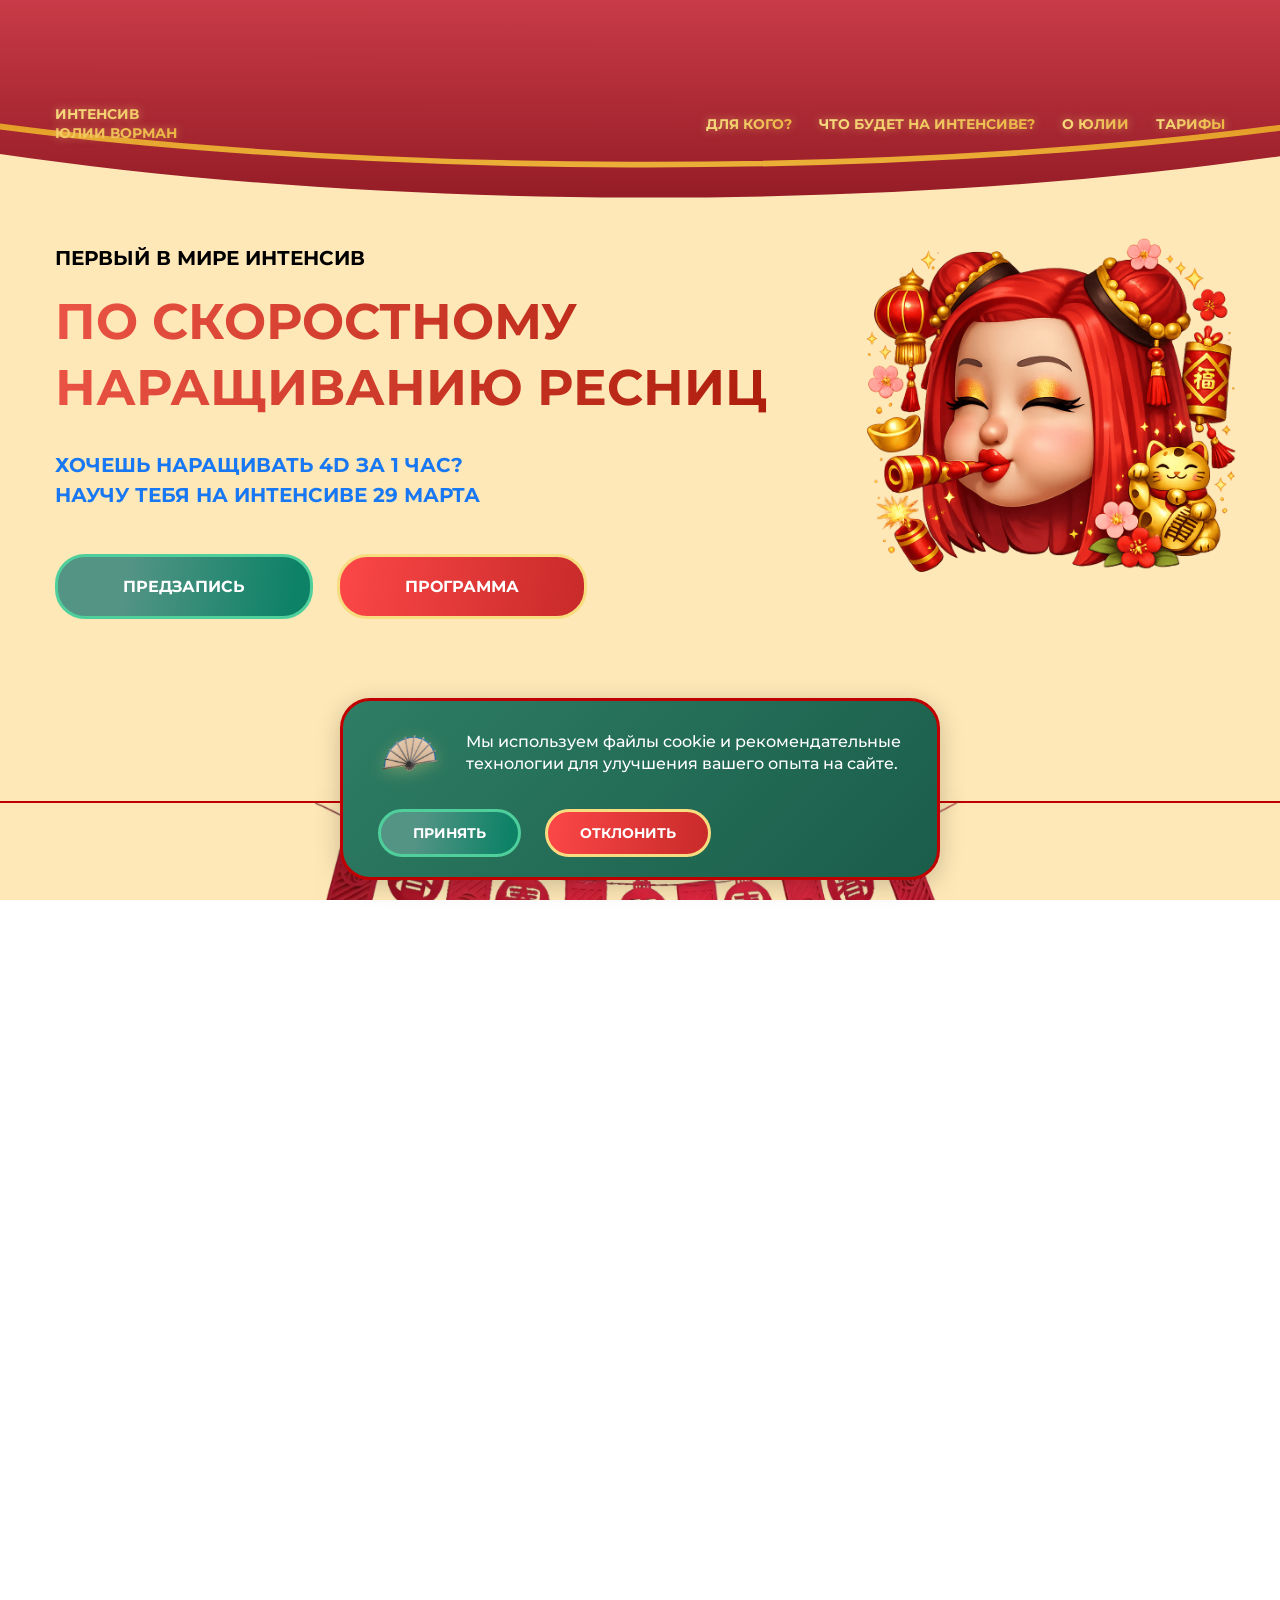
<file: index.html>
<!DOCTYPE html>
<html lang="ru">
<head>
    <meta charset="UTF-8">
    <meta name="viewport" content="width=device-width, initial-scale=1.0, viewport-fit=cover">

    <!-- Для iOS -->
    <meta name="apple-mobile-web-app-capable" content="yes">
    <meta name="apple-mobile-web-app-status-bar-style" content="black-translucent">
    
    <!-- Для Android -->
    <meta name="theme-color" content="#951C26" media="(prefers-color-scheme: light)">
    <meta name="theme-color" content="#951C26" media="(prefers-color-scheme: dark)">

    <title>Онлайн-интенсив по наращиванию ресниц</title>

    <!-- Favicon -->
    <link rel="icon" type="image/png" href="./images/icons/favicon-96x96.png" sizes="96x96" />
    <link rel="icon" type="image/svg+xml" href="./images/icons/favicon.svg" />
    <link rel="shortcut icon" href="./images/icons/favicon.ico" />
    <link rel="apple-touch-icon" sizes="180x180" href="./images/icons/apple-touch-icon.png" />
    <link rel="manifest" href="./images/icons/site.webmanifest" />

    <!-- Для иконок с сайта Boxicons -->
    <link href='https://unpkg.com/boxicons@2.1.4/css/boxicons.min.css' rel='stylesheet'>
    
    <!-- Подключенные файлы CSS -->
    <link rel="stylesheet" href="css/style.css">
    <link rel="stylesheet" href="css/media.css">
</head>
<body>

    <!-- Анимация загрузки -->
    <div class="preloader">
        <div class="mascara-container">
            
            <div class="mascara-bottle"></div>
            
            
            <div class="mascara-cap"></div>
            
            
            <div class="mascara-brush">
                <div class="brush-handle">
                    <div class="brush-head"></div>
                    <div class="brush-bristles"></div>
                </div>
            </div>
            
            
            <div class="mascara-drops">
                <div class="drop"></div>
                <div class="drop"></div>
                <div class="drop"></div>
            </div>
            
            
            <div class="loading-text">Наносим тушь...</div>
        </div>
    </div>

    <div class="background-image">
        <div class="image-overlay"></div>
    </div>

    <!-- Шапка -->
    <header class="header" id="header">

        <div class="header-bg-svg">
        <svg width="100%" height="100%" viewBox="0 0 375 156" fill="none" preserveAspectRatio="none" xmlns="http://www.w3.org/2000/svg" xmlns:xlink="http://www.w3.org/1999/xlink">
            <path d="M534.956 -48.7569L-158.44 -53.6215C-160.169 54.1829 -6.09079 142.167 185.7 143.689C376.568 145.209 533.227 59.0476 534.956 -48.7569Z" fill="url(#paint0_linear_1_7799)"/>
            <defs>
                <linearGradient id="paint0_linear_1_7799" x1="188.248" y1="-52.7442" x2="187.751" y2="143.704" gradientUnits="userSpaceOnUse">
                    <stop stop-color="#DB4653"/>
                    <stop offset="1" stop-color="#951C26"/>
                </linearGradient>
            </defs>
        </svg>
    </div>

    <div class="header-line-svg">
        <svg width="100%" height="100%" viewBox="0 0 375 128" fill="none" preserveAspectRatio="none" xmlns="http://www.w3.org/2000/svg">
            <path d="M-134.364 -58.0889C-136.645 41.6027 6.23175 123.322 184.286 124.979C362.339 126.636 507.743 46.9456 510.024 -52.7461" stroke="url(#paint0_linear_1_7808)" stroke-width="5" stroke-miterlimit="10"/>
            <defs>
                <linearGradient id="paint0_linear_1_7808" x1="187.716" y1="-55.3039" x2="186.22" y2="127.784" gradientUnits="userSpaceOnUse">
                    <stop stop-color="#F8DC80"/>
                    <stop offset="0.2" stop-color="#EFBE48"/>
                    <stop offset="0.2583" stop-color="#EAAD37"/>
                    <stop offset="0.3501" stop-color="#E49923"/>
                    <stop offset="0.4419" stop-color="#E08D17"/>
                    <stop offset="0.5333" stop-color="#DF8913"/>
                    <stop offset="1" stop-color="#EBB039"/>
                </linearGradient>
            </defs>
        </svg>
    </div>

        <div class="container">
            <div class="header__wrapper">
                <div class="header__logo">
                    <a href="index.html" class="logo">Интенсив <br class="br"> Юлии Ворман</a>
                </div>

                <!-- Бургер-меню с SVG -->
                <button class="burger-menu" id="burgerMenu" aria-label="Открыть меню">
                    <!-- SVG для меню (бургер) -->
                    <svg class="burger-icon menu-icon" xmlns="http://www.w3.org/2000/svg" height="24" viewBox="0 -960 960 960" width="24">
                        <path d="M120-240v-80h720v80H120Zm0-200v-80h720v80H120Zm0-200v-80h720v80H120Z"/>
                    </svg>
                
                    <!-- SVG для закрытия (крестик) -->
                    <svg class="burger-icon close-icon" xmlns="http://www.w3.org/2000/svg" height="24" viewBox="0 -960 960 960" width="24">
                        <path d="m256-200-56-56 224-224-224-224 56-56 224 224 224-224 56 56-224 224 224 224-56 56-224-224-224 224Z"/>
                    </svg>
                </button>

                <nav class="nav">

                    <svg width="151" height="175" viewBox="0 0 151 175" fill="none" xmlns="http://www.w3.org/2000/svg" xmlns:xlink="http://www.w3.org/1999/xlink" class="garland_china">
                        <rect x="91.0938" y="-36" width="38.5313" height="149.205" fill="url(#pattern0_1_43308)"/>
                        <path d="M108.194 -28.7931H106.928V83.111H108.194V-28.7931Z" fill="url(#paint0_linear_1_43308)"/>
                        <path d="M107.547 17.6577H101.05V21.0077H107.547V17.6577Z" fill="url(#paint1_linear_1_43308)"/>
                        <path d="M114.072 17.6577H107.575V21.0077H114.072V17.6577Z" fill="url(#paint2_linear_1_43308)"/>
                        <path d="M107.547 62.7852H101.05V66.1353H107.547V62.7852Z" fill="url(#paint3_linear_1_43308)"/>
                        <path d="M114.072 62.7852H107.575V66.1353H114.072V62.7852Z" fill="url(#paint4_linear_1_43308)"/>
                        <path d="M107.575 77.2553C108.911 77.2553 109.994 76.1714 109.994 74.8343C109.994 73.4971 108.911 72.4132 107.575 72.4132C106.239 72.4132 105.156 73.4971 105.156 74.8343C105.156 76.1714 106.239 77.2553 107.575 77.2553Z" fill="url(#paint5_linear_1_43308)"/>
                        <path d="M111.006 84.3496C111.006 82.4353 109.46 80.8869 107.547 80.8869C105.635 80.8869 104.088 82.4353 104.088 84.3496V94.7658H110.978V84.3496H111.006Z" fill="url(#paint6_linear_1_43308)"/>
                        <rect x="70" y="13.2659" width="81" height="68.6908" fill="url(#pattern1_1_43308)"/>
                        <path d="M107.575 63.5735C122.875 63.5735 135.278 53.9188 135.278 42.0091C135.278 30.0994 122.875 20.4447 107.575 20.4447C92.2749 20.4447 79.8718 30.0994 79.8718 42.0091C79.8718 53.9188 92.2749 63.5735 107.575 63.5735Z" fill="url(#paint7_linear_1_43308)"/>
                        <rect x="78.4375" y="19.1779" width="59.3437" height="46.7323" fill="url(#pattern2_1_43308)"/>
                        <path d="M107.575 22.1057C92.7813 22.1057 81.3345 31.0017 81.3345 42.0091C81.3345 52.9884 92.7813 61.9125 107.575 61.9125C122.369 61.9125 133.816 53.0165 133.816 42.0091C133.788 31.0298 122.369 22.1057 107.575 22.1057ZM88.9845 51.5526C87.3251 48.6811 86.4532 45.331 86.4532 42.0091C86.4532 38.659 87.3251 35.3089 88.9845 32.4656C90.6438 29.5941 93.0626 27.2012 95.9313 25.8217C93.7095 28.102 91.9657 30.6357 90.8126 33.3946C89.6313 36.1535 89.0688 39.0813 89.0688 42.0372C89.0688 44.9932 89.6595 47.921 90.8126 50.6799C91.9657 53.4388 93.7095 55.9725 95.9313 58.2528C93.0907 56.817 90.6438 54.4241 88.9845 51.5526ZM97.1688 50.3139C97.8157 53.0447 98.772 55.6909 100.291 58.2246C100.009 57.9994 99.7001 57.7742 99.447 57.5208C99.1938 57.2675 98.9126 57.0141 98.6595 56.7326C98.4063 56.451 98.1532 56.1695 97.9282 55.888L97.5907 55.4376L97.2813 54.9871C96.4376 53.7485 95.7626 52.369 95.2282 50.9614C94.1595 48.1181 93.6532 45.0777 93.6532 42.0654C93.6532 39.0531 94.1595 36.0127 95.2282 33.1694C95.7626 31.7618 96.4376 30.3823 97.2813 29.1436L97.5907 28.6651L97.9282 28.2146C98.1532 27.905 98.4063 27.6234 98.6595 27.3701C98.9126 27.0886 99.1938 26.8352 99.447 26.5818C99.7282 26.3284 100.009 26.1032 100.291 25.878C98.772 28.4117 97.7876 31.058 97.1688 33.7887C96.522 36.5195 96.2688 39.3065 96.2407 42.0935C96.2407 44.7961 96.522 47.5832 97.1688 50.3139ZM104.369 56.3666C104.059 55.7191 103.834 55.0716 103.581 54.396C103.131 53.0728 102.794 51.7215 102.513 50.3421C101.978 47.5832 101.725 44.7961 101.725 42.0091C101.725 39.222 101.978 36.435 102.513 33.6761C102.794 32.2967 103.131 30.9454 103.581 29.6222C103.806 28.9466 104.059 28.2991 104.341 27.6516C104.622 27.0041 104.959 26.3848 105.325 25.7936C104.875 28.5525 104.678 31.2269 104.538 33.9295C104.397 36.6321 104.341 39.3065 104.341 42.0091C104.341 44.7117 104.397 47.3861 104.538 50.0887C104.678 52.7913 104.903 55.4657 105.325 58.2246C104.988 57.6053 104.65 56.9859 104.369 56.3666ZM112.609 50.3421C112.328 51.7215 111.991 53.0728 111.541 54.396C111.316 55.0716 111.063 55.7191 110.753 56.3666C110.472 57.0141 110.134 57.6334 109.769 58.2246C110.219 55.4657 110.416 52.7913 110.556 50.0887C110.697 47.3861 110.753 44.7117 110.753 42.0091C110.753 39.3065 110.697 36.6321 110.556 33.9295C110.416 31.2269 110.191 28.5525 109.769 25.7936C110.134 26.3848 110.472 27.0041 110.753 27.6516C111.063 28.2991 111.288 28.9466 111.513 29.6222C111.963 30.9454 112.3 32.2967 112.581 33.6761C113.116 36.435 113.369 39.222 113.369 42.0091C113.369 44.7961 113.144 47.5832 112.609 50.3421ZM117.559 55.3813L117.222 55.8317C116.997 56.1414 116.744 56.4229 116.491 56.6763C116.238 56.9578 115.956 57.2112 115.703 57.4645C115.422 57.7179 115.141 57.9431 114.859 58.1683C116.378 55.6346 117.363 52.9884 117.981 50.2576C118.628 47.5269 118.881 44.7398 118.909 41.9528C118.909 39.1657 118.628 36.3787 117.981 33.648C117.334 30.9172 116.378 28.2709 114.859 25.7373C115.141 25.9625 115.45 26.1877 115.703 26.4411C115.956 26.6944 116.238 26.9478 116.491 27.2293C116.744 27.5108 116.997 27.7924 117.222 28.0739L117.559 28.5243L117.869 29.0029C118.713 30.2416 119.388 31.621 119.922 33.0286C120.991 35.872 121.497 38.9124 121.497 41.9246C121.497 44.9369 120.991 47.9773 119.922 50.8207C119.388 52.2283 118.713 53.6077 117.869 54.8464L117.559 55.3813ZM126.138 51.5526C124.478 54.4241 122.059 56.817 119.191 58.1965C121.413 55.9162 123.156 53.3825 124.309 50.6236C125.491 47.8647 126.053 44.9369 126.053 41.9809C126.053 39.025 125.463 36.0972 124.309 33.3383C123.156 30.5794 121.413 28.0457 119.191 25.7654C122.059 27.173 124.506 29.5659 126.138 32.4093C127.797 35.2808 128.669 38.6309 128.669 41.9528C128.669 45.3592 127.797 48.7093 126.138 51.5526Z" fill="url(#paint8_linear_1_43308)"/>
                        <rect x="30.9966" y="-56" width="59.4808" height="230.329" fill="url(#pattern3_1_43308)"/>
                        <path d="M57.3507 -44.8312H55.397V127.915H57.3507V-44.8312Z" fill="url(#paint9_linear_1_43308)"/>
                        <path d="M56.352 26.875H46.3228V32.0465H56.352V26.875Z" fill="url(#paint10_linear_1_43308)"/>
                        <path d="M66.4248 26.875H56.3955V32.0465H66.4248V26.875Z" fill="url(#paint11_linear_1_43308)"/>
                        <path d="M56.352 96.5386H46.3228V101.71H56.352V96.5386Z" fill="url(#paint12_linear_1_43308)"/>
                        <path d="M66.4248 96.5386H56.3955V101.71H66.4248V96.5386Z" fill="url(#paint13_linear_1_43308)"/>
                        <path d="M56.3955 118.876C58.4576 118.876 60.1293 117.203 60.1293 115.139C60.1293 113.075 58.4576 111.401 56.3955 111.401C54.3333 111.401 52.6616 113.075 52.6616 115.139C52.6616 117.203 54.3333 118.876 56.3955 118.876Z" fill="url(#paint14_linear_1_43308)"/>
                        <path d="M61.6922 129.828C61.6922 126.873 59.3043 124.482 56.352 124.482C53.3996 124.482 51.0117 126.873 51.0117 129.828V145.907H61.6488V129.828H61.6922Z" fill="url(#paint15_linear_1_43308)"/>
                        <rect x="-2" y="20.052" width="125.474" height="106.038" fill="url(#pattern4_1_43308)"/>
                        <path d="M56.3955 97.7554C80.0142 97.7554 99.161 82.8514 99.161 64.4664C99.161 46.0813 80.0142 31.1773 56.3955 31.1773C32.7769 31.1773 13.6301 46.0813 13.6301 64.4664C13.6301 82.8514 32.7769 97.7554 56.3955 97.7554Z" fill="url(#paint16_linear_1_43308)"/>
                        <rect x="11.4592" y="29.1782" width="91.6092" height="72.1408" fill="url(#pattern5_1_43308)"/>
                        <path d="M56.3955 33.7848C33.5583 33.7848 15.8877 47.5176 15.8877 64.5098C15.8877 81.4585 33.5583 95.2348 56.3955 95.2348C79.2326 95.2348 96.9032 81.502 96.9032 64.5098C96.8598 47.5176 79.2326 33.7848 56.3955 33.7848ZM27.7404 79.1987C25.1789 74.766 23.8329 69.5944 23.8329 64.4664C23.8329 59.2948 25.1789 54.1233 27.7404 49.734C30.302 45.3012 34.0359 41.6073 38.4644 39.4778C35.0344 42.998 32.3426 46.9092 30.5625 51.1681C28.739 55.427 27.8707 59.9467 27.8707 64.5098C27.8707 69.0729 28.7824 73.5926 30.5625 77.8515C32.3426 82.1104 35.0344 86.0217 38.4644 89.5418C34.0359 87.3254 30.2586 83.6315 27.7404 79.1987ZM40.3313 77.2866C41.3299 81.502 42.806 85.5871 45.1505 89.4983C44.7164 89.1507 44.2388 88.803 43.848 88.4119C43.4573 88.0207 43.0231 87.6296 42.6324 87.195C42.2416 86.7605 41.8509 86.3259 41.5035 85.8913L40.9825 85.196L40.5049 84.5006C39.2024 82.5885 38.1604 80.459 37.3355 78.2861C35.6857 73.8968 34.9042 69.2033 34.9042 64.5533C34.9042 59.9032 35.6857 55.2097 37.3355 50.8204C38.1604 48.6475 39.2024 46.5181 40.5049 44.6059L40.9825 43.9106L41.5035 43.2152C41.8509 42.7372 42.2416 42.3026 42.6324 41.9115C43.0231 41.4769 43.4573 41.0858 43.848 40.6947C44.2822 40.3035 44.7164 39.9559 45.1505 39.6082C42.806 43.5194 41.2864 47.6045 40.3313 51.82C39.3327 56.0354 38.9419 60.3378 38.8985 64.6402C38.8985 68.7687 39.3327 73.0711 40.3313 77.2866ZM51.4459 86.6301C50.9684 85.6305 50.621 84.631 50.2303 83.588C49.5356 81.5455 49.0146 79.4595 48.5804 77.33C47.7555 73.0711 47.3648 68.7687 47.3648 64.4664C47.3648 60.164 47.7555 55.8616 48.5804 51.6027C49.0146 49.4732 49.5356 47.3872 50.2303 45.3447C50.5776 44.3017 50.9684 43.3022 51.4025 42.3026C51.8367 41.3031 52.3577 40.347 52.9221 39.4344C52.2274 43.6933 51.9235 47.8218 51.7064 51.9938C51.4894 56.1658 51.4025 60.2944 51.4025 64.4664C51.4025 68.6384 51.4894 72.7669 51.7064 76.9389C51.9235 81.1109 52.2709 85.2394 52.9221 89.4983C52.4011 88.5857 51.8801 87.5862 51.4459 86.6301ZM64.167 77.33C63.7329 79.4595 63.2119 81.5455 62.5172 83.588C62.1699 84.631 61.7791 85.6305 61.3015 86.6301C60.8674 87.6296 60.3464 88.5857 59.782 89.4983C60.4766 85.2394 60.7805 81.1109 60.9976 76.9389C61.2147 72.7669 61.3015 68.6384 61.3015 64.4664C61.3015 60.2944 61.2147 56.1658 60.9976 51.9938C60.7805 47.8218 60.4332 43.6933 59.782 39.4344C60.3464 40.347 60.8674 41.3031 61.3015 42.3026C61.7791 43.3022 62.1264 44.3017 62.4738 45.3447C63.1684 47.3872 63.6895 49.4732 64.1236 51.6027C64.9485 55.8616 65.3393 60.164 65.3393 64.4664C65.3827 68.7687 64.9919 73.0711 64.167 77.33ZM71.8084 85.109L71.2874 85.8044C70.94 86.2824 70.5493 86.717 70.1585 87.1081C69.7678 87.5427 69.3336 87.9338 68.9429 88.325C68.5087 88.7161 68.0745 89.0637 67.6404 89.4114C69.9849 85.5002 71.5045 81.4151 72.4596 77.1996C73.4582 72.9842 73.849 68.6818 73.8924 64.3794C73.8924 60.0771 73.4582 55.7747 72.4596 51.5592C71.461 47.3438 69.9849 43.2587 67.6404 39.3474C68.0745 39.6951 68.5521 40.0428 68.9429 40.4339C69.3336 40.825 69.7678 41.2162 70.1585 41.6507C70.5493 42.0853 70.94 42.5199 71.2874 42.9545L71.8084 43.6498L72.286 44.3452C73.5885 46.2573 74.6304 48.3868 75.4554 50.5597C77.1052 54.949 77.8867 59.6425 77.8867 64.2925C77.8867 68.9425 77.1052 73.636 75.4554 78.0253C74.6304 80.1982 73.5885 82.3277 72.286 84.2399L71.8084 85.109ZM85.0505 79.1987C82.4889 83.6315 78.755 87.3254 74.3265 89.4549C77.7565 85.9348 80.4483 82.0235 82.2284 77.7646C84.0519 73.5057 84.9202 68.986 84.9202 64.4229C84.9202 59.8598 84.0085 55.3401 82.2284 51.0812C80.4483 46.8223 77.7565 42.911 74.3265 39.3909C78.755 41.5638 82.5323 45.2578 85.0505 49.6471C87.612 54.0798 88.958 59.2514 88.958 64.3794C88.958 69.6379 87.612 74.8094 85.0505 79.1987Z" fill="url(#paint17_linear_1_43308)"/>
                        <defs>
                            <pattern id="pattern0_1_43308" patternContentUnits="objectBoundingBox" width="1" height="1">
                                <use xlink:href="#image0_1_43308" transform="scale(0.00729927 0.00188679)"/>
                            </pattern>
                            <pattern id="pattern1_1_43308" patternContentUnits="objectBoundingBox" width="1" height="1">
                                <use xlink:href="#image1_1_43308" transform="scale(0.00347222 0.00409836)"/>
                            </pattern>
                            <pattern id="pattern2_1_43308" patternContentUnits="objectBoundingBox" width="1" height="1">
                                <use xlink:href="#image2_1_43308" transform="scale(0.00473934 0.0060241)"/>
                            </pattern>
                            <pattern id="pattern3_1_43308" patternContentUnits="objectBoundingBox" width="1" height="1">
                                <use xlink:href="#image3_1_43308" transform="scale(0.00729927 0.00188679)"/>
                            </pattern>
                            <pattern id="pattern4_1_43308" patternContentUnits="objectBoundingBox" width="1" height="1">
                                <use xlink:href="#image4_1_43308" transform="scale(0.00346021 0.00409836)"/>
                            </pattern>
                            <pattern id="pattern5_1_43308" patternContentUnits="objectBoundingBox" width="1" height="1">
                                <use xlink:href="#image5_1_43308" transform="scale(0.00473934 0.0060241)"/>
                            </pattern>
                            <linearGradient id="paint0_linear_1_43308" x1="86.0424" y1="-19.0432" x2="129.157" y2="73.327" gradientUnits="userSpaceOnUse">
                                <stop stop-color="#CB9C2C"/>
                                <stop offset="0.431" stop-color="#C5952D"/>
                                <stop offset="1" stop-color="#B58430"/>
                            </linearGradient>
                            <linearGradient id="paint1_linear_1_43308" x1="104.313" y1="20.9918" x2="104.313" y2="17.6533" gradientUnits="userSpaceOnUse">
                                <stop stop-color="#B58430"/>
                                <stop offset="0.569" stop-color="#C5952D"/>
                                <stop offset="1" stop-color="#CB9C2C"/>
                            </linearGradient>
                            <linearGradient id="paint2_linear_1_43308" x1="110.818" y1="20.9918" x2="110.818" y2="17.6533" gradientUnits="userSpaceOnUse">
                                <stop stop-color="#D49E45"/>
                                <stop offset="0.3306" stop-color="#E3B359"/>
                                <stop offset="0.7252" stop-color="#F1C66B"/>
                                <stop offset="1" stop-color="#F6CD72"/>
                            </linearGradient>
                            <linearGradient id="paint3_linear_1_43308" x1="104.313" y1="66.1281" x2="104.313" y2="62.7896" gradientUnits="userSpaceOnUse">
                                <stop stop-color="#B58430"/>
                                <stop offset="0.569" stop-color="#C5952D"/>
                                <stop offset="1" stop-color="#CB9C2C"/>
                            </linearGradient>
                            <linearGradient id="paint4_linear_1_43308" x1="110.818" y1="66.1281" x2="110.818" y2="62.7896" gradientUnits="userSpaceOnUse">
                                <stop stop-color="#D49E45"/>
                                <stop offset="0.3306" stop-color="#E3B359"/>
                                <stop offset="0.7252" stop-color="#F1C66B"/>
                                <stop offset="1" stop-color="#F6CD72"/>
                            </linearGradient>
                            <linearGradient id="paint5_linear_1_43308" x1="107.566" y1="77.272" x2="107.566" y2="72.4203" gradientUnits="userSpaceOnUse">
                                <stop stop-color="#D49E45"/>
                                <stop offset="0.3306" stop-color="#E3B359"/>
                                <stop offset="0.7252" stop-color="#F1C66B"/>
                                <stop offset="1" stop-color="#F6CD72"/>
                            </linearGradient>
                            <linearGradient id="paint6_linear_1_43308" x1="104.259" y1="82.0928" x2="110.333" y2="95.1056" gradientUnits="userSpaceOnUse">
                                <stop stop-color="#FF98A5"/>
                                <stop offset="0.4041" stop-color="#F4919C"/>
                                <stop offset="1" stop-color="#DD8289"/>
                            </linearGradient>
                            <linearGradient id="paint7_linear_1_43308" x1="79.8534" y1="42.0091" x2="135.277" y2="42.0091" gradientUnits="userSpaceOnUse">
                                <stop stop-color="#F6CD72"/>
                                <stop offset="0.2748" stop-color="#F1C66B"/>
                                <stop offset="0.6694" stop-color="#E3B359"/>
                                <stop offset="1" stop-color="#D49E45"/>
                            </linearGradient>
                            <linearGradient id="paint8_linear_1_43308" x1="98.6029" y1="22.7701" x2="116.557" y2="61.235" gradientUnits="userSpaceOnUse">
                                <stop stop-color="#E43541"/>
                                <stop offset="0.5992" stop-color="#CA2C37"/>
                                <stop offset="1" stop-color="#BD2833"/>
                            </linearGradient>
                            <linearGradient id="paint9_linear_1_43308" x1="23.1614" y1="-29.7793" x2="89.7173" y2="112.813" gradientUnits="userSpaceOnUse">
                                <stop stop-color="#CB9C2C"/>
                                <stop offset="0.431" stop-color="#C5952D"/>
                                <stop offset="1" stop-color="#B58430"/>
                            </linearGradient>
                        <linearGradient id="paint10_linear_1_43308" x1="51.3654" y1="32.0229" x2="51.3654" y2="26.8694" gradientUnits="userSpaceOnUse">
                            <stop stop-color="#B58430"/>
                            <stop offset="0.569" stop-color="#C5952D"/>
                            <stop offset="1" stop-color="#CB9C2C"/>
                        </linearGradient>
                        <linearGradient id="paint11_linear_1_43308" x1="61.4081" y1="32.0229" x2="61.4081" y2="26.8694" gradientUnits="userSpaceOnUse">
                            <stop stop-color="#D49E45"/>
                            <stop offset="0.3306" stop-color="#E3B359"/>
                            <stop offset="0.7252" stop-color="#F1C66B"/>
                            <stop offset="1" stop-color="#F6CD72"/>
                        </linearGradient>
                        <linearGradient id="paint12_linear_1_43308" x1="51.3654" y1="101.7" x2="51.3654" y2="96.5465" gradientUnits="userSpaceOnUse">
                            <stop stop-color="#B58430"/>
                            <stop offset="0.569" stop-color="#C5952D"/>
                            <stop offset="1" stop-color="#CB9C2C"/>
                        </linearGradient>
                        <linearGradient id="paint13_linear_1_43308" x1="61.4081" y1="101.7" x2="61.4081" y2="96.5465" gradientUnits="userSpaceOnUse">
                            <stop stop-color="#D49E45"/>
                            <stop offset="0.3306" stop-color="#E3B359"/>
                            <stop offset="0.7252" stop-color="#F1C66B"/>
                            <stop offset="1" stop-color="#F6CD72"/>
                        </linearGradient>
                        <linearGradient id="paint14_linear_1_43308" x1="56.3867" y1="118.903" x2="56.3867" y2="111.413" gradientUnits="userSpaceOnUse">
                            <stop stop-color="#D49E45"/>
                            <stop offset="0.3306" stop-color="#E3B359"/>
                            <stop offset="0.7252" stop-color="#F1C66B"/>
                            <stop offset="1" stop-color="#F6CD72"/>
                        </linearGradient>
                        <linearGradient id="paint15_linear_1_43308" x1="51.2826" y1="126.345" x2="60.6587" y2="146.433" gradientUnits="userSpaceOnUse">
                            <stop stop-color="#A0D9BA"/>
                            <stop offset="1" stop-color="#5EA498"/>
                        </linearGradient>
                        <linearGradient id="paint16_linear_1_43308" x1="13.6077" y1="64.4674" x2="99.1659" y2="64.4674" gradientUnits="userSpaceOnUse">
                            <stop stop-color="#E43541"/>
                            <stop offset="0.5992" stop-color="#CA2C37"/>
                            <stop offset="1" stop-color="#BD2833"/>
                        </linearGradient>
                        <linearGradient id="paint17_linear_1_43308" x1="42.5509" y1="34.7681" x2="70.2661" y2="94.1465" gradientUnits="userSpaceOnUse">
                            <stop stop-color="#F6CD72"/>
                            <stop offset="0.2748" stop-color="#F1C66B"/>
                            <stop offset="0.6694" stop-color="#E3B359"/>
                            <stop offset="1" stop-color="#D49E45"/>
                        </linearGradient>
                        <image id="image0_1_43308" width="137" height="530" preserveAspectRatio="none" xlink:href="[data-uri]"/>
                        <image id="image1_1_43308" width="288" height="244" preserveAspectRatio="none" xlink:href="[data-uri]"/>
                        <image id="image2_1_43308" width="211" height="166" preserveAspectRatio="none" xlink:href="[data-uri]"/>
                        <image id="image3_1_43308" width="137" height="530" preserveAspectRatio="none" xlink:href="[data-uri]"/>
                        <image id="image4_1_43308" width="289" height="244" preserveAspectRatio="none" xlink:href="[data-uri]"/>
                        <image id="image5_1_43308" width="211" height="166" preserveAspectRatio="none" xlink:href="[data-uri]"/>
                    </defs>
                </svg>

                    <ul class="nav__menu">
                        <li class="nav__list"><a href="#for-whom" class="nav__item">Для кого?</a></li>
                        <li class="nav__list"><a href="#program" class="nav__item">Что будет на интенсиве?</a></li>
                        <li class="nav__list"><a href="#about" class="nav__item">О Юлии</a></li>
                        <li class="nav__list"><a href="#pricing" class="nav__item">Тарифы</a></li>
                    </ul>
                </nav>
            </div>
        </div>
    </header>
        
    <!-- Главный экран -->
    <section class="banner">
        <div class="container">
            <div class="banner__info">
                <p class="banner__mini--title">Первый в мире интенсив</p>
                <h1 class="banner__title">По скоростному наращиванию ресниц</h1>
                <p class="banner__desc">Хочешь наращивать 4D за 1 час? Научу тебя на интенсиве 29 марта</p>
                <div class="btn__container">
                    <a href="#pricing" class="button" aria-label="Sign up">Предзапись</a>
                    <a href="#list__lessons" class="btn" aria-label="Program">Программа</a>
                </div>
            </div>

            <div class="banner__img">
                <img src="./images/main/main_CHINA/banner_china.png" alt="Happy__woman" class="images" width="1024" height="1024" fetchpriority="high" decoding="async">
            </div>
        </div>
    </section>

    <!-- Для кого? -->
    <section class="for-whom" id="for-whom">
        <div class="container">

            <img src="./images/main/main_CHINA/girland.png" alt="Китайская гирлянда" class="garland" width="1548" height="489" loading="lazy" decoding="async">

            <div class="for-whom__content">
                <h2 class="for-whom__title">Тебе на интенсив если ты</h2>
                <div class="for-whom__content--item">
                
                    <!-- Карточка 1 -->
                    <div class="for-whom__card-wrapper">
                        <div class="for-whom__card">
                            <img src="./images/expectation/expectation_CHINA/woman_frowning.png" alt="Печальная девушка" class="for-whom__images" width="1024" height="1024" loading="lazy" decoding="async">
                            <p class="for-whom__desc">Лашмейкер, который делает наращивание <span class="for-whom__span">дольше одного часа?</span>
                            </p>
                        </div>
                    </div>

                    <!-- Карточка 2 -->
                    <div class="for-whom__card-wrapper">
                        <div class="for-whom__card">
                            <img src="./images/expectation/expectation_CHINA/woman_student.png" alt="Студентка" class="for-whom__images" width="1024" height="1024" loading="lazy" decoding="async">
                            <p class="for-whom__desc">Мастер, который хочет <span class="for-whom__span">поменять мышление</span> о наращивании ресниц
                            </p>
                        </div>
                    </div>

                    <!-- Карточка 3 -->
                    <div class="for-whom__card-wrapper">
                        <div class="for-whom__card">
                            <img src="./images/expectation/expectation_CHINA/woman_office-worker.png" alt="Девушка, работающая в офисе" class="for-whom__images" width="1024" height="1024" loading="lazy" decoding="async">
                            <p class="for-whom__desc">Специалист, которому необходимы <span  class="for-whom__span">поддержка и комьюнити рядом</span>
                            </p>
                        </div>
                    </div>
                </div>
            </div>

            <div class="for-whom__content--items">
                <p class="for-whom__text">Зарядись энергией и стань самым знаменитым мастером своего города</p>
                <a href="#pricing" class="button__for-whom" aria-label="Sign up">Предзапись</a>
                <img src="./images/main/main_CHINA/super_woman--china.png" alt="Супер-девушка" class="super__woman--images" loading="lazy" width="1024" height="1024" decoding="async">
            </div>
        </div>
    </section>

    <!-- Что будет на интенсиве? -->
    <section class="program" id="program">
        <div class="container">
            <div class="program__content">
                <h2 class="program__content--title">На интенсиве тебя ждет</h2>

                    <svg width="202" height="202" viewBox="0 0 202 202" fill="none" xmlns="http://www.w3.org/2000/svg" class="program__decor-icon">
                        <g clip-path="url(#clip0_106_3511)">
                            <path d="M146.42 53.1487L112.637 89.8838L150.849 57.6646L146.42 53.1487Z" fill="url(#paint0_radial_106_3511)"/>
                            <path d="M51.1514 144.335L89.3629 112.116L55.5804 148.938L51.1514 144.335Z" fill="url(#paint1_radial_106_3511)"/>
                            <path d="M167.002 99.2632L117.066 101.347L166.828 105.603L167.002 99.2632Z" fill="url(#paint2_radial_106_3511)"/>
                            <path d="M35.172 96.3972L84.9338 100.653L34.9983 102.737L35.172 96.3972Z" fill="url(#paint3_radial_106_3511)"/>
                            <path d="M148.938 146.42L112.116 112.637L144.335 150.849L148.938 146.42Z" fill="url(#paint4_radial_106_3511)"/>
                            <path d="M57.6646 51.1514L89.8838 89.3629L53.1487 55.5804L57.6646 51.1514Z" fill="url(#paint5_radial_106_3511)"/>
                            <path d="M102.737 167.002L100.653 117.066L96.3972 166.828L102.737 167.002Z" fill="url(#paint6_radial_106_3511)"/>
                            <path d="M105.603 35.172L101.347 84.9338L99.2632 34.9983L105.603 35.172Z" fill="url(#paint7_radial_106_3511)"/>
                            <path d="M198.787 62.4412L125.229 92.7498L202 72.0809L198.787 62.4412Z" fill="url(#paint8_radial_106_3511)"/>
                            <path d="M0 130.006L76.7704 109.25L3.21324 139.559L0 130.006Z" fill="url(#paint9_radial_106_3511)"/>
                            <path d="M197.397 142.859L123.927 112.29L192.881 151.978L197.397 142.859Z" fill="url(#paint10_radial_106_3511)"/>
                            <path d="M9.11869 50.0225L78.0731 89.7103L4.60278 59.1411L9.11869 50.0225Z" fill="url(#paint11_radial_106_3511)"/>
                            <path d="M139.559 198.787L109.25 125.229L130.006 202L139.559 198.787Z" fill="url(#paint12_radial_106_3511)"/>
                            <path d="M72.0809 0L92.7498 76.7704L62.4412 3.21324L72.0809 0Z" fill="url(#paint13_radial_106_3511)"/>
                            <path d="M59.1411 197.397L89.7103 123.927L50.0225 192.881L59.1411 197.397Z" fill="url(#paint14_radial_106_3511)"/>
                            <path d="M151.978 9.11869L112.29 78.0731L142.859 4.60278L151.978 9.11869Z" fill="url(#paint15_radial_106_3511)"/>
                            <path d="M112.898 104.821C109.597 104.734 106.037 101.174 106.037 101.174C106.037 101.174 109.858 97.7866 113.071 97.8735C116.371 97.9603 117.935 99.5235 117.848 101.521C117.848 103.345 116.198 104.908 112.898 104.821Z" fill="url(#paint16_radial_106_3511)"/>
                            <path d="M88.9286 104.213C92.2286 104.3 95.9629 100.913 95.9629 100.913C95.9629 100.913 92.3155 97.3525 89.1022 97.2657C85.8021 97.1788 84.1521 98.742 84.1521 100.653C84.0653 102.563 85.6285 104.126 88.9286 104.213Z" fill="url(#paint17_radial_106_3511)"/>
                            <path d="M106.732 112.116C104.474 109.771 104.474 104.647 104.474 104.647C104.474 104.647 109.597 104.908 111.855 107.253C114.113 109.598 114.113 111.856 112.724 113.158C111.247 114.548 108.99 114.461 106.732 112.116Z" fill="url(#paint18_radial_106_3511)"/>
                            <path d="M90.2312 94.7472C92.4891 97.092 97.6129 97.3525 97.6129 97.3525C97.6129 97.3525 97.6129 92.2287 95.355 89.8839C93.097 87.5391 90.8391 87.4522 89.4496 88.7549C87.9732 90.1444 87.9732 92.4024 90.2312 94.7472Z" fill="url(#paint19_radial_106_3511)"/>
                            <path d="M97.2656 112.898C97.3525 109.597 100.913 106.037 100.913 106.037C100.913 106.037 104.3 109.858 104.213 113.071C104.126 116.371 102.563 117.935 100.566 117.848C98.6551 117.848 97.1788 116.198 97.2656 112.898Z" fill="url(#paint20_radial_106_3511)"/>
                            <path d="M97.7866 88.9286C97.6997 92.2286 101.087 95.9629 101.087 95.9629C101.087 95.9629 104.647 92.3155 104.734 89.1022C104.821 85.8021 103.258 84.1521 101.347 84.1521C99.5234 84.0653 97.8734 85.6285 97.7866 88.9286Z" fill="url(#paint21_radial_106_3511)"/>
                            <path d="M89.8839 106.732C92.2287 104.474 97.3526 104.474 97.3526 104.474C97.3526 104.474 97.092 109.597 94.7472 111.855C92.4024 114.113 90.1445 114.113 88.8418 112.724C87.4523 111.247 87.5392 108.99 89.8839 106.732Z" fill="url(#paint22_radial_106_3511)"/>
                            <path d="M107.253 90.2312C104.908 92.4891 104.647 97.6129 104.647 97.6129C104.647 97.6129 109.771 97.6129 112.116 95.355C114.461 93.097 114.548 90.8391 113.245 89.4496C111.856 87.9732 109.684 87.9732 107.253 90.2312Z" fill="url(#paint23_radial_106_3511)"/>
                            <path d="M158.578 51.5855C155.538 51.6723 153.02 49.4144 152.933 46.3748C152.846 43.3353 155.104 40.8168 158.144 40.73C161.183 40.6431 163.702 42.9011 163.788 45.9406C163.962 48.8933 161.617 51.4118 158.578 51.5855Z" fill="url(#paint24_radial_106_3511)"/>
                            <path d="M43.4222 161.878C40.3827 161.965 37.8642 159.707 37.7773 156.667C37.6905 153.628 39.9484 151.109 42.988 151.022C46.0275 150.936 48.546 153.194 48.6329 156.233C48.7197 159.186 46.3749 161.704 43.4222 161.878Z" fill="url(#paint25_radial_106_3511)"/>
                            <path d="M106.558 25.1849C104.561 27.4429 101.087 27.5297 98.8288 25.5323C96.5708 23.5349 96.484 20.0611 98.4814 17.8032C100.479 15.5452 103.953 15.4584 106.211 17.4558C108.382 19.54 108.555 23.0138 106.558 25.1849Z" fill="url(#paint26_radial_106_3511)"/>
                            <path d="M103.084 184.718C101.087 186.976 97.6131 187.063 95.3552 185.065C93.0972 183.068 93.0104 179.594 95.0078 177.336C97.0052 175.078 100.479 174.991 102.737 176.989C104.995 178.986 105.082 182.46 103.084 184.718Z" fill="url(#paint27_radial_106_3511)"/>
                            <path d="M51.0645 43.4221C51.1514 46.4616 48.8934 48.9801 45.8539 49.067C42.8143 49.1538 40.2958 46.8958 40.209 43.8563C40.1221 40.8167 42.3801 38.2983 45.4196 38.2114C48.3723 38.1246 50.9777 40.3825 51.0645 43.4221Z" fill="url(#paint28_radial_106_3511)"/>
                            <path d="M161.357 158.665C161.444 161.704 159.186 164.223 156.146 164.309C153.107 164.396 150.588 162.138 150.501 159.099C150.414 156.059 152.672 153.541 155.712 153.454C158.751 153.28 161.27 155.625 161.357 158.665Z" fill="url(#paint29_radial_106_3511)"/>
                            <path d="M24.7506 95.5289C27.0086 97.5263 27.0954 101 25.098 103.258C23.1006 105.516 19.6268 105.603 17.3688 103.605C15.1109 101.608 15.024 98.1342 17.0214 95.8762C19.1057 93.6183 22.4926 93.4446 24.7506 95.5289Z" fill="url(#paint30_radial_106_3511)"/>
                            <path d="M184.197 99.0025C186.455 101 186.542 104.474 184.544 106.732C182.547 108.99 179.073 109.076 176.815 107.079C174.557 105.082 174.47 101.608 176.468 99.3499C178.552 97.0919 181.939 96.9182 184.197 99.0025Z" fill="url(#paint31_radial_106_3511)"/>
                        </g>
                        <defs>
                            <radialGradient id="paint0_radial_106_3511" cx="0" cy="0" r="1" gradientUnits="userSpaceOnUse" gradientTransform="translate(100.076 100.245) scale(158.002 158.002)">
                                <stop offset="0.1732" stop-color="#FFD79E"/>
                                <stop offset="1" stop-color="#FDD8A1" stop-opacity="0"/>
                            </radialGradient>
                            <radialGradient id="paint1_radial_106_3511" cx="0" cy="0" r="1" gradientUnits="userSpaceOnUse" gradientTransform="translate(100.076 100.245) scale(158.002 158.002)">
                                <stop offset="0.1732" stop-color="#FFD79E"/>
                                <stop offset="1" stop-color="#FDD8A1" stop-opacity="0"/>
                            </radialGradient>
                            <radialGradient id="paint2_radial_106_3511" cx="0" cy="0" r="1" gradientUnits="userSpaceOnUse" gradientTransform="translate(100.076 100.245) scale(158.001 158.001)">
                                <stop offset="0.1732" stop-color="#FFD79E"/>
                                <stop offset="1" stop-color="#FDD8A1" stop-opacity="0"/>
                            </radialGradient>
                            <radialGradient id="paint3_radial_106_3511" cx="0" cy="0" r="1" gradientUnits="userSpaceOnUse" gradientTransform="translate(100.076 100.245) scale(158.002 158.002)">
                                <stop offset="0.1732" stop-color="#FFD79E"/>
                                <stop offset="1" stop-color="#FDD8A1" stop-opacity="0"/>
                            </radialGradient>
                            <radialGradient id="paint4_radial_106_3511" cx="0" cy="0" r="1" gradientUnits="userSpaceOnUse" gradientTransform="translate(100.076 100.245) scale(158.001 158.002)">
                                <stop offset="0.1732" stop-color="#FFD79E"/>
                                <stop offset="1" stop-color="#FDD8A1" stop-opacity="0"/>
                            </radialGradient>
                            <radialGradient id="paint5_radial_106_3511" cx="0" cy="0" r="1" gradientUnits="userSpaceOnUse" gradientTransform="translate(100.076 100.245) scale(158.002 158.002)">
                                <stop offset="0.1732" stop-color="#FFD79E"/>
                                <stop offset="1" stop-color="#FDD8A1" stop-opacity="0"/>
                            </radialGradient>
                            <radialGradient id="paint6_radial_106_3511" cx="0" cy="0" r="1" gradientUnits="userSpaceOnUse" gradientTransform="translate(100.076 100.245) scale(158.002 158.002)">
                                <stop offset="0.1732" stop-color="#FFD79E"/>
                                <stop offset="1" stop-color="#FDD8A1" stop-opacity="0"/>
                            </radialGradient>
                            <radialGradient id="paint7_radial_106_3511" cx="0" cy="0" r="1" gradientUnits="userSpaceOnUse" gradientTransform="translate(100.076 100.245) scale(158.001 158.002)">
                                <stop offset="0.1732" stop-color="#FFD79E"/>
                                <stop offset="1" stop-color="#FDD8A1" stop-opacity="0"/>
                            </radialGradient>
                            <radialGradient id="paint8_radial_106_3511" cx="0" cy="0" r="1" gradientUnits="userSpaceOnUse" gradientTransform="translate(100.076 100.245) scale(158.001 158.001)">
                                <stop offset="0.1732" stop-color="#FFD79E"/>
                                <stop offset="1" stop-color="#FDD8A1" stop-opacity="0"/>
                            </radialGradient>
                            <radialGradient id="paint9_radial_106_3511" cx="0" cy="0" r="1" gradientUnits="userSpaceOnUse" gradientTransform="translate(100.076 100.245) scale(158.002 158.002)">
                                <stop offset="0.1732" stop-color="#FFD79E"/>
                                <stop offset="1" stop-color="#FDD8A1" stop-opacity="0"/>
                            </radialGradient>
                            <radialGradient id="paint10_radial_106_3511" cx="0" cy="0" r="1" gradientUnits="userSpaceOnUse" gradientTransform="translate(100.076 100.245) scale(158.002 158.002)">
                                <stop offset="0.1732" stop-color="#FFD79E"/>
                                <stop offset="1" stop-color="#FDD8A1" stop-opacity="0"/>
                            </radialGradient>
                            <radialGradient id="paint11_radial_106_3511" cx="0" cy="0" r="1" gradientUnits="userSpaceOnUse" gradientTransform="translate(100.076 100.245) scale(158.002 158.002)">
                                <stop offset="0.1732" stop-color="#FFD79E"/>
                                <stop offset="1" stop-color="#FDD8A1" stop-opacity="0"/>
                            </radialGradient>
                            <radialGradient id="paint12_radial_106_3511" cx="0" cy="0" r="1" gradientUnits="userSpaceOnUse" gradientTransform="translate(100.076 100.245) scale(158.001 158.001)">
                                <stop offset="0.1732" stop-color="#FFD79E"/>
                                <stop offset="1" stop-color="#FDD8A1" stop-opacity="0"/>
                            </radialGradient>
                            <radialGradient id="paint13_radial_106_3511" cx="0" cy="0" r="1" gradientUnits="userSpaceOnUse" gradientTransform="translate(100.076 100.245) scale(158.002 158.002)">
                                <stop offset="0.1732" stop-color="#FFD79E"/>
                                <stop offset="1" stop-color="#FDD8A1" stop-opacity="0"/>
                            </radialGradient>
                            <radialGradient id="paint14_radial_106_3511" cx="0" cy="0" r="1" gradientUnits="userSpaceOnUse" gradientTransform="translate(100.076 100.245) scale(158.002)">
                                <stop offset="0.1732" stop-color="#FFD79E"/>
                                <stop offset="1" stop-color="#FDD8A1" stop-opacity="0"/>
                            </radialGradient>
                            <radialGradient id="paint15_radial_106_3511" cx="0" cy="0" r="1" gradientUnits="userSpaceOnUse" gradientTransform="translate(100.076 100.245) scale(158.002)">
                                <stop offset="0.1732" stop-color="#FFD79E"/>
                                <stop offset="1" stop-color="#FDD8A1" stop-opacity="0"/>
                            </radialGradient>
                            <radialGradient id="paint16_radial_106_3511" cx="0" cy="0" r="1" gradientUnits="userSpaceOnUse" gradientTransform="translate(100.087 100.245) scale(157.911 157.911)">
                                <stop offset="0.1732" stop-color="#FFD79E"/>
                                <stop offset="1" stop-color="#FDD8A1" stop-opacity="0"/>
                            </radialGradient>
                            <radialGradient id="paint17_radial_106_3511" cx="0" cy="0" r="1" gradientUnits="userSpaceOnUse" gradientTransform="translate(100.076 100.245) scale(158.002 158.002)">
                                <stop offset="0.1732" stop-color="#FFD79E"/>
                                <stop offset="1" stop-color="#FDD8A1" stop-opacity="0"/>
                            </radialGradient>
                            <radialGradient id="paint18_radial_106_3511" cx="0" cy="0" r="1" gradientUnits="userSpaceOnUse" gradientTransform="translate(100.076 100.245) scale(158.002 158.002)">
                                <stop offset="0.1732" stop-color="#FFD79E"/>
                                <stop offset="1" stop-color="#FDD8A1" stop-opacity="0"/>
                            </radialGradient>
                            <radialGradient id="paint19_radial_106_3511" cx="0" cy="0" r="1" gradientUnits="userSpaceOnUse" gradientTransform="translate(100.076 100.245) scale(158.002 158.003)">
                                <stop offset="0.1732" stop-color="#FFD79E"/>
                                <stop offset="1" stop-color="#FDD8A1" stop-opacity="0"/>
                            </radialGradient>
                            <radialGradient id="paint20_radial_106_3511" cx="0" cy="0" r="1" gradientUnits="userSpaceOnUse" gradientTransform="translate(100.076 100.245) scale(158.001 158.001)">
                                <stop offset="0.1732" stop-color="#FFD79E"/>
                                <stop offset="1" stop-color="#FDD8A1" stop-opacity="0"/>
                            </radialGradient>
                            <radialGradient id="paint21_radial_106_3511" cx="0" cy="0" r="1" gradientUnits="userSpaceOnUse" gradientTransform="translate(100.076 100.245) scale(158.001 158.001)">
                                <stop offset="0.1732" stop-color="#FFD79E"/>
                                <stop offset="1" stop-color="#FDD8A1" stop-opacity="0"/>
                            </radialGradient>
                            <radialGradient id="paint22_radial_106_3511" cx="0" cy="0" r="1" gradientUnits="userSpaceOnUse" gradientTransform="translate(100.076 100.245) scale(158.002 158.002)">
                                <stop offset="0.1732" stop-color="#FFD79E"/>
                                <stop offset="1" stop-color="#FDD8A1" stop-opacity="0"/>
                            </radialGradient>
                            <radialGradient id="paint23_radial_106_3511" cx="0" cy="0" r="1" gradientUnits="userSpaceOnUse" gradientTransform="translate(100.076 100.245) scale(158.001 158.001)">
                                <stop offset="0.1732" stop-color="#FFD79E"/>
                                <stop offset="1" stop-color="#FDD8A1" stop-opacity="0"/>
                            </radialGradient>
                            <radialGradient id="paint24_radial_106_3511" cx="0" cy="0" r="1" gradientUnits="userSpaceOnUse" gradientTransform="translate(100.076 100.245) scale(158.001 158.001)">
                                <stop offset="0.1732" stop-color="#FFD79E"/>
                                <stop offset="1" stop-color="#FDD8A1" stop-opacity="0"/>
                            </radialGradient>
                            <radialGradient id="paint25_radial_106_3511" cx="0" cy="0" r="1" gradientUnits="userSpaceOnUse" gradientTransform="translate(100.076 100.245) scale(158.001 158.001)">
                                <stop offset="0.1732" stop-color="#FFD79E"/>
                                <stop offset="1" stop-color="#FDD8A1" stop-opacity="0"/>
                            </radialGradient>
                            <radialGradient id="paint26_radial_106_3511" cx="0" cy="0" r="1" gradientUnits="userSpaceOnUse" gradientTransform="translate(100.076 100.245) scale(158.002 158.002)">
                                <stop offset="0.1732" stop-color="#FFD79E"/>
                                <stop offset="1" stop-color="#FDD8A1" stop-opacity="0"/>
                            </radialGradient>
                            <radialGradient id="paint27_radial_106_3511" cx="0" cy="0" r="1" gradientUnits="userSpaceOnUse" gradientTransform="translate(100.076 100.245) scale(158.002 158.001)">
                                <stop offset="0.1732" stop-color="#FFD79E"/>
                                <stop offset="1" stop-color="#FDD8A1" stop-opacity="0"/>
                            </radialGradient>
                            <radialGradient id="paint28_radial_106_3511" cx="0" cy="0" r="1" gradientUnits="userSpaceOnUse" gradientTransform="translate(100.076 100.245) scale(158.002 158.002)">
                                <stop offset="0.1732" stop-color="#FFD79E"/>
                                <stop offset="1" stop-color="#FDD8A1" stop-opacity="0"/>
                            </radialGradient>
                            <radialGradient id="paint29_radial_106_3511" cx="0" cy="0" r="1" gradientUnits="userSpaceOnUse" gradientTransform="translate(100.076 100.245) scale(158.002 158.002)">
                                <stop offset="0.1732" stop-color="#FFD79E"/>
                                <stop offset="1" stop-color="#FDD8A1" stop-opacity="0"/>
                            </radialGradient>
                            <radialGradient id="paint30_radial_106_3511" cx="0" cy="0" r="1" gradientUnits="userSpaceOnUse" gradientTransform="translate(100.076 100.245) scale(158.002 158.002)">
                                <stop offset="0.1732" stop-color="#FFD79E"/>
                                <stop offset="1" stop-color="#FDD8A1" stop-opacity="0"/>
                            </radialGradient>
                            <radialGradient id="paint31_radial_106_3511" cx="0" cy="0" r="1" gradientUnits="userSpaceOnUse" gradientTransform="translate(100.076 100.245) scale(158.002 158.002)">
                                <stop offset="0.1732" stop-color="#FFD79E"/>
                                <stop offset="1" stop-color="#FDD8A1" stop-opacity="0"/>
                            </radialGradient>
                            <clipPath id="clip0_106_3511">
                                <rect width="202" height="202" fill="white"/>
                            </clipPath>
                        </defs>
                    </svg>

                <!-- ВСЕ элементы в одной grid-сетке -->
                <div class="program__content--menu">
                    <!-- Смайлы -->
                    <div class="program__content--list">
                        <img src="./images/expectation/star_struck.png" alt="Смайлик со звёздочками вместо глаз" class="program__images" width="58" height="58" loading="lazy" decoding="async">
                        <p class="program__desc"><span class="program__span">9 уроков</span> с домашними заданиями и проверкой</p>
                    </div>

                    <div class="program__content--list">
                        <img src="./images/expectation/smiling_with-heart-eyes.png" alt="Смайлик с влюблёнными глазами" class="program__images" width="58" height="58" loading="lazy" decoding="async">
                        <p class="program__desc"><span class="program__span">Мастермаинды</span> с обсуждением вопросов</p>
                    </div>

                    <div class="program__content--list">
                        <img src="./images/expectation/money_mouth-face.png" alt="Смайлик с долларами в глазах" class="program__images" width="58" height="58" loading="lazy" decoding="async">
                        <p class="program__desc">Деление на пары и создание <span class="program__span">активного комьюнити</span></p>
                    </div>

                    <!-- Подарки -->
                    <div class="program__content--list">
                        <img src="./images/pricing_plans/pricing_plans_CHINA/gift.png" alt="Коробка подарок" class="program__images" width="814" height="834" loading="lazy" decoding="async">
                        <p class="program__desc"><span class="program__span">Главный приз за активность на интенсиве</span></p>
                    </div>

                    <div class="program__content--list">
                        <img src="./images/pricing_plans/pricing_plans_CHINA/gift.png" alt="Коробка подарок" class="program__images" width="814" height="834" loading="lazy" decoding="async">
                        <p class="program__desc"><span class="program__span">Приз за работу для <br>самой активной пары</span></p>
                    </div>

                    <div class="program__content--list">
                        <img src="./images/pricing_plans/pricing_plans_CHINA/gift.png" alt="Коробка подарок" class="program__images" width="814" height="834" loading="lazy" decoding="async">
                        <p class="program__desc"><span class="program__span">Приз среди сторис с хештегом интенсива</span></p>
                    </div>
                </div>
            </div>
        </div>
    </section>

    <!-- О Юлии Ворман -->
    <section class="about">
        <div class="container">
            <div class="about__content" id="about">
                <h2 class="about__title">И, конечно, Юлия Ворман</h2>
                <p class="about__text"><span class="about__text--span">Больше 12 лет</span> я наращиваю ресницы <span class="about__text--span">за 1 час.</span> В профессии я развиваюсь <span class="about__text--span">с 2008 года</span> и, путём проб и ошибок, дошла <span class="about__text--span">до идеальных результатов!</span> Мои профессиональные навыки сделали меня <span class="about__text--span">многократным призёром,</span> а потом и <span class="about__text--span">судьёй международных чемпионатов по наращиванию ресниц.</span></p>

                <p class="about__text--item">Я основала <span class="about__text--item--span">сеть салонов VERSUS</span> и теперь активно запускаю свои обучения <span class="about__text--item--span">по скоростному наращиванию.</span> Ломаю стереотипы, <span class="about__text--item--span">учу мастеров поднимать чеки и зарабатывать миллионы.</span></p>

                <div class="indicators">
                    <div class="row">
                        <div class="indicator">
                            <h4 class="indicator_title">1 ЧАС</h4>
                            <p class="indicator_text">CAMOE БЫСТРОЕ 5D</p>
                        </div>
            
                        <div class="indicator">
                            <h4 class="indicator_title">12+ ЛЕТ</h4>
                            <p class="indicator_text">РАБОТАЮ В СВОЕЙ СФЕРЕ</p>
                        </div>
                    </div>
        
                    <div class="row">
                        <div class="indicator">
                            <h4 class="indicator_title">1+ МЛН</h4>
                            <p class="indicator_text">В МЕСЯЦ ДЕЛАЮ НА РЕСНИЦАХ</p>
                        </div>
            
                        <div class="indicator">
                            <h4 class="indicator_title">100000+</h4>
                            <p class="indicator_text">КЛИЕНТОК Я ОСЧАСТЛИВИЛА</p>
                        </div>
                    </div>
                </div>

                <p class="about__text--footer">Все мои наращивания я делаю за 1 - максимум 1.5 часа <span class="about__text--footer--span"><br>Хочешь также? Смотри программу и записывайся на интенсив</span></p>
            </div>
            <img src="./images/main/Maria_Lyadova.jpg" alt="Maria_Lyadova" class="about__main--images" width="399" height="491" fetchpriority="high" decoding="async">

            <svg width="104" height="104" viewBox="0 0 104 104" fill="none" xmlns="http://www.w3.org/2000/svg" class="about__decor-icon">
                <path opacity="0.5" d="M99.8027 47.6425C97.9394 47.6425 96.309 48.9207 95.7267 50.5475H65.7976C65.6811 49.0369 65.2153 47.5262 64.633 46.248L90.4862 31.3743C91.8837 32.5363 93.8634 32.7687 95.4938 31.8391C97.59 30.6771 98.2888 28.0045 97.0078 26.029C95.8432 23.9374 93.1647 23.2402 91.185 24.5184C89.5546 25.448 88.7394 27.3073 89.0888 29.0503L63.2355 43.924C62.3039 42.6458 61.2558 41.6 60.0912 40.7866L74.9976 14.9899C76.7444 15.3385 78.6077 14.5251 79.5394 12.8983C80.7039 10.8067 80.0052 8.25027 78.0254 7.08826C75.9292 5.92625 73.3672 6.62346 72.2027 8.59888C71.271 10.2257 71.5039 12.2011 72.6685 13.5955L57.7621 39.3922C56.3646 38.8112 54.9672 38.3464 53.4533 38.2302V8.36648C55.2001 7.78547 56.3647 6.15866 56.3647 4.29944C56.3647 1.97542 54.3849 0 52.0558 0C49.7267 0 47.7469 1.97542 47.7469 4.29944C47.7469 6.15866 49.0279 7.78547 50.6583 8.36648V38.2302C49.1444 38.3464 47.6305 38.8112 46.3494 39.3922L31.4431 13.4793C32.6077 12.0849 32.8406 10.1095 31.9089 8.48267C30.7444 6.39105 28.0659 5.69385 26.0861 6.97207C23.9899 8.13408 23.2912 10.8067 24.5722 12.7821C25.5038 14.4089 27.3671 15.2223 29.114 14.8737L44.0203 40.6704C42.7393 41.6 41.6912 42.6458 40.876 43.8078L14.9064 28.9341C15.2557 27.1911 14.4405 25.3318 12.8101 24.4022C10.7139 23.2402 8.15191 23.9374 6.98735 25.9128C5.82279 28.0045 6.52153 30.5609 8.50128 31.7229C10.1317 32.6525 12.1114 32.4201 13.5089 31.2581L39.3621 46.1318C38.7798 47.5263 38.314 48.9207 38.1975 50.4313H8.38482C7.80254 48.6883 6.17216 47.5262 4.30887 47.5262C1.97975 47.5262 0 49.5017 0 51.8257C0 54.1497 1.97975 56.1251 4.30887 56.1251C6.17216 56.1251 7.80254 54.8469 8.38482 53.2201H38.314C38.4304 54.7307 38.8963 56.2413 39.4785 57.5196L13.6253 72.3933C12.2279 71.2313 10.2481 70.9989 8.61774 71.9285C6.52153 73.0905 5.82279 75.7631 7.10381 77.7385C8.26837 79.8302 10.9469 80.5274 12.9266 79.2492C14.557 78.3195 15.3722 76.4603 15.0228 74.7173L40.7596 60.076C41.6912 61.3542 42.7393 62.4 43.9039 63.2134L28.9975 89.0101C27.2507 88.6615 25.3874 89.4749 24.4557 91.1017C23.2912 93.1933 23.9899 95.7497 25.9697 96.9117C28.0659 98.0737 30.6279 97.3765 31.7925 95.4011C32.7241 93.7743 32.4912 91.7989 31.3266 90.4044L46.233 64.6078C47.6305 65.1888 49.0279 65.6536 50.5419 65.7698V95.6335C48.795 96.2145 47.6305 97.8413 47.6305 99.7005C47.6305 102.025 49.6102 104 51.9393 104C54.2684 104 56.2482 102.025 56.2482 99.7005C56.2482 97.8413 54.9672 96.2145 53.3368 95.6335V65.7698C54.8507 65.6536 56.3647 65.1888 57.6457 64.6078L72.552 90.4044C71.3875 91.7989 71.1545 93.7743 72.0862 95.4011C73.2508 97.4927 75.9292 98.1899 77.909 96.9117C79.8887 95.6335 80.7039 93.0771 79.4229 91.1017C78.4913 89.4749 76.628 88.6615 74.8811 89.0101L59.9748 63.2134C61.2558 62.2838 62.3039 61.238 63.1191 60.076L88.9723 74.9497C88.6229 76.6927 89.4381 78.5519 91.0685 79.4816C93.1647 80.6436 95.7267 79.9464 96.8913 77.9709C98.0559 75.8793 97.3571 73.3229 95.3774 72.1609C93.747 71.2313 91.7672 71.4637 90.3698 72.6257L64.5166 57.7519C65.0988 56.3575 65.5647 54.9631 65.6811 53.4525H95.6103C96.1926 55.1955 97.8229 56.3575 99.6862 56.3575C102.015 56.3575 103.995 54.3821 103.995 52.0581C104.112 49.6179 102.132 47.6425 99.8027 47.6425ZM52.0558 61.238C46.9317 61.238 42.7393 57.0547 42.7393 51.9419C42.7393 46.829 46.9317 42.6458 52.0558 42.6458C57.1798 42.6458 61.3723 46.829 61.3723 51.9419C61.3723 57.0547 57.1798 61.238 52.0558 61.238Z" fill="#C15864"/>
            </svg>
        </div>
    </section>

    <!-- Лист уроков интенсива -->
    <section class="list__lessons">
        <div class="container">
            <div class="list__lessons__content">
                <h2 class="list__lessons--title">Вот такая программа интенсива</h2>
            </div>

            <div class="accordion" id="list__lessons">
                
                <!-- Урок 1 -->
                <hr class="accordion-item1">
                <div class="accordion-item">
                    <input type="checkbox" id="lesson1" class="accordion-toggle">
                    <label for="lesson1" class="accordion-label">
                        <span class="lesson-title">Урок <span class="lesson--title--number">1.</span> Вводный урок</span>
                        <span class="icon"></span>
                    </label>
                    <div class="accordion-content">
                        <div class="content-wrapper">
                            <p>Проанализируем основные ошибки в оформлении профиля. <br>Научимся создавать качественную аватарку и понятную, привлекающую шапку. <br>Разберем, как организовать хайлайтсы, чтобы они работали на вас.</p>
                        </div>
                    </div>
                </div>
            
                <!-- Урок 2 -->
                <div class="accordion-item">
                    <input type="checkbox" id="lesson2" class="accordion-toggle">
                    <label for="lesson2" class="accordion-label">
                        <span class="lesson-title">Урок <span class="lesson--title--number">2.</span> Скоростное снятие ресниц</span>
                        <span class="icon"></span>
                    </label>
                    <div class="accordion-content">
                        <div class="content-wrapper">
                            <p>Изучим профессиональные средства для безопасного и быстрого снятия ресниц. <br>Освоим технику аккуратного удаления без повреждения натуральных ресниц. <br>Разберем алгоритм действий, который позволит тратить на процедуру минимум времени.</p>
                        </div>
                    </div>
                </div>
            
                <!-- Урок 3 -->
                <div class="accordion-item">
                    <input type="checkbox" id="lesson3" class="accordion-toggle">
                    <label for="lesson3" class="accordion-label">
                        <span class="lesson-title">Урок <span class="lesson--title--number">3.</span> Работа с клеем. Как продлить носку</span>
                        <span class="icon"></span>
                    </label>
                    <div class="accordion-content">
                        <div class="content-wrapper">
                            <p>Разберем виды клея: как выбрать идеальный состав под температуру и влажность в вашем кабинете. <br>Научимся правильной технике нанесения и дозировки клея, чтобы избежать склеек и обеспечить комфорт. <br>Изучим секреты подготовки натуральных ресниц, которые напрямую влияют на долговечность носки.</p>
                        </div>
                    </div>
                </div>
            
                <!-- Урок 4 -->
                <div class="accordion-item">
                    <input type="checkbox" id="lesson4" class="accordion-toggle">
                    <label for="lesson4" class="accordion-label">
                        <span class="lesson-title">Урок <span class="lesson--title--number">4.</span> Здоровье мастера</span>
                        <span class="icon"></span>
                    </label>
                    <div class="accordion-content">
                        <div class="content-wrapper">
                            <p>Составим эргономичное расписание, чтобы избежать выгорания и равномерно распределять нагрузку. <br>Разберем упражнения для разминки спины, шеи и кистей рук до, после и во время процедуры. <br>Поговорим о важности правильного освещения и организации рабочего места для сохранения зрения и осанки.</p>
                        </div>
                    </div>
                </div>
            
                <!-- Урок 5 -->
                <div class="accordion-item">
                    <input type="checkbox" id="lesson5" class="accordion-toggle">
                    <label for="lesson5" class="accordion-label">
                        <span class="lesson-title">Урок <span class="lesson--title--number">5.</span> Личный бренд В Instagram: почему увядают коммерческие аккаунты</span>
                        <span class="icon"></span>
                    </label>
                    <div class="accordion-content">
                        <div class="content-wrapper">
                            <p>Проанализируем главные ошибки: отсутствие личности в аккаунте и безликий контент. <br>Узнаем, как выстроить доверительные отношения с аудиторией через личную историю и экспертизу. <br>Научимся создавать контент-план, который отражает ваш уникальный подход к работе и привлекает идеальных клиентов.</p>
                        </div>
                    </div>
                </div>

                <!-- Урок 6 -->
                <div class="accordion-item">
                    <input type="checkbox" id="lesson6" class="accordion-toggle">
                    <label for="lesson6" class="accordion-label">
                        <span class="lesson-title">Урок <span class="lesson--title--number">6.</span> Ломаем стереотипы моделирования: чем сложнее придумал, тем сложнее жить</span>
                        <span class="icon"></span>
                    </label>
                    <div class="accordion-content">
                        <div class="content-wrapper">
                            <p>Убедимся, что красиво — не значит сложно: как простота в моделировании выигрывает у вычурных дизайнов. <br>Научимся работать с природными данными клиента, чтобы подчеркнуть достоинства, а не маскировать их. <br>Разберем несколько универсальных и эффектных моделей, которые экономят время и всегда смотрятся выигрышно.</p>
                        </div>
                    </div>
                </div>

                <!-- Урок 7 -->
                <div class="accordion-item">
                    <input type="checkbox" id="lesson7" class="accordion-toggle">
                    <label for="lesson7" class="accordion-label">
                        <span class="lesson-title">Урок <span class="lesson--title--number">7.</span> Классическое наращивание ресниц</span>
                        <span class="icon"></span>
                    </label>
                    <div class="accordion-content">
                        <div class="content-wrapper">
                            <p>Отточим идеальную технику изоляции: отработаем движения до автоматизма для безупречного результата. <br>Разберем правила подбора длины и толщины реснички под природные данные клиента. <br>Узнаем, как добиться максимальной чистоты и аккуратности в классическом наращивании, которая ценится больше всего.</p>
                        </div>
                    </div>
                </div>
            
                <!-- Урок 8 -->
                <div class="accordion-item">
                    <input type="checkbox" id="lesson8" class="accordion-toggle">
                    <label for="lesson8" class="accordion-label">
                        <span class="lesson-title">Урок <span class="lesson--title--number">8.</span> Пучок. Как быстро и правильно оформить тебя, дружок?</span>
                        <span class="icon"></span>
                    </label>
                    <div class="accordion-content">
                        <div class="content-wrapper">
                            <p>Освоим несколько техник быстрого формирования ровного и аккуратного пучка без растрепывания. <br>Разберем частые ошибки при работе с объемом, которые приводят к склейкам и дискомфорту. <br>Научимся правильно подбирать пучки по длине и изгибу для создания гармоничного и естественного взгляда.</p>
                        </div>
                    </div>
                </div>
            
                <!-- Урок 9 -->
                <div class="accordion-item">
                    <input type="checkbox" id="lesson9" class="accordion-toggle">
                    <label for="lesson9" class="accordion-label">
                        <span class="lesson-title">Урок <span class="lesson--title--number">9.</span> Наращиваем объёмы 2D+</span>
                        <span class="icon"></span>
                    </label>
                    <div class="accordion-content">
                        <div class="content-wrapper">
                            <p>Узнаем, как работать с несколькими ресничками одновременно, сохраняя идеальную изоляцию и легкость. <br>Разберем схемы постановки объемов для разных форм глаз, чтобы результат выглядел опрятно. <br>Научимся контролировать расход материалов и время процедуры, чтобы работа с объемами была рентабельной.</p>
                        </div>
                    </div>
                </div>
            </div>

            <div class="list__lessons__content--items">
                <a href="#pricing" class="button__for-whom" aria-label="Sign up">Предзапись</a>
                <p class="list__lessons__desc">Все еще думаешь? <br> А места разбирают уже сейчас</p>
                <img src="./images/main/main_CHINA/super_woman--china.png" alt="Супер-девушка" class="super__woman--images" loading="lazy" decoding="async" width="243" height="243">
            </div>
        </div>
    </section>

    <!-- Тарифы -->
    <section class="pricing">
        <div class="container">
            <div class="pricing__content">
                <h2 class="pricing__title">Тарифы участия</h2>
            </div>

            <svg width="104" height="104" viewBox="0 0 104 104" fill="none" xmlns="http://www.w3.org/2000/svg" class="pricing__decor-icon">
                <path opacity="0.5" d="M99.8027 47.6425C97.9394 47.6425 96.309 48.9207 95.7267 50.5475H65.7976C65.6811 49.0369 65.2153 47.5262 64.633 46.248L90.4862 31.3743C91.8837 32.5363 93.8634 32.7687 95.4938 31.8391C97.59 30.6771 98.2888 28.0045 97.0078 26.029C95.8432 23.9374 93.1647 23.2402 91.185 24.5184C89.5546 25.448 88.7394 27.3073 89.0888 29.0503L63.2355 43.924C62.3039 42.6458 61.2558 41.6 60.0912 40.7866L74.9976 14.9899C76.7444 15.3385 78.6077 14.5251 79.5394 12.8983C80.7039 10.8067 80.0052 8.25027 78.0254 7.08826C75.9292 5.92625 73.3672 6.62346 72.2027 8.59888C71.271 10.2257 71.5039 12.2011 72.6685 13.5955L57.7621 39.3922C56.3646 38.8112 54.9672 38.3464 53.4533 38.2302V8.36648C55.2001 7.78547 56.3647 6.15866 56.3647 4.29944C56.3647 1.97542 54.3849 0 52.0558 0C49.7267 0 47.7469 1.97542 47.7469 4.29944C47.7469 6.15866 49.0279 7.78547 50.6583 8.36648V38.2302C49.1444 38.3464 47.6305 38.8112 46.3494 39.3922L31.4431 13.4793C32.6077 12.0849 32.8406 10.1095 31.9089 8.48267C30.7444 6.39105 28.0659 5.69385 26.0861 6.97207C23.9899 8.13408 23.2912 10.8067 24.5722 12.7821C25.5038 14.4089 27.3671 15.2223 29.114 14.8737L44.0203 40.6704C42.7393 41.6 41.6912 42.6458 40.876 43.8078L14.9064 28.9341C15.2557 27.1911 14.4405 25.3318 12.8101 24.4022C10.7139 23.2402 8.15191 23.9374 6.98735 25.9128C5.82279 28.0045 6.52153 30.5609 8.50128 31.7229C10.1317 32.6525 12.1114 32.4201 13.5089 31.2581L39.3621 46.1318C38.7798 47.5263 38.314 48.9207 38.1975 50.4313H8.38482C7.80254 48.6883 6.17216 47.5262 4.30887 47.5262C1.97975 47.5262 0 49.5017 0 51.8257C0 54.1497 1.97975 56.1251 4.30887 56.1251C6.17216 56.1251 7.80254 54.8469 8.38482 53.2201H38.314C38.4304 54.7307 38.8963 56.2413 39.4785 57.5196L13.6253 72.3933C12.2279 71.2313 10.2481 70.9989 8.61774 71.9285C6.52153 73.0905 5.82279 75.7631 7.10381 77.7385C8.26837 79.8302 10.9469 80.5274 12.9266 79.2492C14.557 78.3195 15.3722 76.4603 15.0228 74.7173L40.7596 60.076C41.6912 61.3542 42.7393 62.4 43.9039 63.2134L28.9975 89.0101C27.2507 88.6615 25.3874 89.4749 24.4557 91.1017C23.2912 93.1933 23.9899 95.7497 25.9697 96.9117C28.0659 98.0737 30.6279 97.3765 31.7925 95.4011C32.7241 93.7743 32.4912 91.7989 31.3266 90.4044L46.233 64.6078C47.6305 65.1888 49.0279 65.6536 50.5419 65.7698V95.6335C48.795 96.2145 47.6305 97.8413 47.6305 99.7005C47.6305 102.025 49.6102 104 51.9393 104C54.2684 104 56.2482 102.025 56.2482 99.7005C56.2482 97.8413 54.9672 96.2145 53.3368 95.6335V65.7698C54.8507 65.6536 56.3647 65.1888 57.6457 64.6078L72.552 90.4044C71.3875 91.7989 71.1545 93.7743 72.0862 95.4011C73.2508 97.4927 75.9292 98.1899 77.909 96.9117C79.8887 95.6335 80.7039 93.0771 79.4229 91.1017C78.4913 89.4749 76.628 88.6615 74.8811 89.0101L59.9748 63.2134C61.2558 62.2838 62.3039 61.238 63.1191 60.076L88.9723 74.9497C88.6229 76.6927 89.4381 78.5519 91.0685 79.4816C93.1647 80.6436 95.7267 79.9464 96.8913 77.9709C98.0559 75.8793 97.3571 73.3229 95.3774 72.1609C93.747 71.2313 91.7672 71.4637 90.3698 72.6257L64.5166 57.7519C65.0988 56.3575 65.5647 54.9631 65.6811 53.4525H95.6103C96.1926 55.1955 97.8229 56.3575 99.6862 56.3575C102.015 56.3575 103.995 54.3821 103.995 52.0581C104.112 49.6179 102.132 47.6425 99.8027 47.6425ZM52.0558 61.238C46.9317 61.238 42.7393 57.0547 42.7393 51.9419C42.7393 46.829 46.9317 42.6458 52.0558 42.6458C57.1798 42.6458 61.3723 46.829 61.3723 51.9419C61.3723 57.0547 57.1798 61.238 52.0558 61.238Z" fill="#C15864"/>
            </svg>

            <div class="pricing__content--item">
                <div class="pricing__content__card--wrapper">
                    <div class="pricing__content--card" id="pricing">
                        <h3 class="pricing__content__card--title">Lite (самостоятельный)</h3>
                        <p class="pricing__content--desc"><span class="pricing__content--span">+</span> 9 подробных уроков</p>

                        <p class="pricing__content--desc"><span class="pricing__content--span">+</span> 9 заданий на построение скоростной работы</p>

                        <p class="pricing__content--desc"><span class="pricing__content--span">+</span> чат с единомышленниками</p>

                        <p class="pricing__content--desc"><span class="pricing__content--span">+</span> дополнительный урок: личный бренд для бьюти-сферы</p>

                        <p class="pricing__content--desc"><span class="pricing__content--span">-</span> <s>2 мастермаинда с Юлией Ворман</s></p>

                        <p class="pricing__content--desc"><span class="pricing__content--span">-</span> <s>личное ведение от Юлии Ворман</s></p>

                        <p class="pricing__content--duration">Длительность: 14 дней</p>
                        <div class="pricing__price-block">
                            <p class="pricing__content--condition">Каждые <span class="pricing__content__condition--span"> 20 оплат</span> + 1111 Р.</p>
                            <p class="pricing__content--price"><strong>6666 Р.</strong></p>
                        </div>
                        <div class="pricing__button-spacer"><a href="pre_recording.html?tariff=lite" class="pricing__content--button" target="_blank">Предзапись</a></div>
                        <img src="./images/pricing_plans/pricing_plans_CHINA/woman_with-class-face.png" alt="woman_with-class-face" class="pricing__content--images" loading="lazy" width="1024" height="1024" decoding="async">
                    </div>

                    <div class="pricing__content--card">
                        <h3 class="pricing__content__card--title">Plus (с куратором)</h3>
                        <p class="pricing__content--desc"><span class="pricing__content--span">+</span> 9 подробных уроков</p>

                        <p class="pricing__content--desc"><span class="pricing__content--span">+</span> 9 заданий на построение скоростной работы</p>

                        <p class="pricing__content--desc"><span class="pricing__content--span">+</span> чат с единомышленниками</p>

                        <p class="pricing__content--desc"><span class="pricing__content--span">+</span> дополнительный урок: личный бренд для бьюти-сферы</p>

                        <p class="pricing__content--desc"><span class="pricing__content--span">+</span> 2 мастермаинда с Юлией Ворман</p>

                        <p class="pricing__content--desc"><span class="pricing__content--span">-</span> <s>личное ведение от Юлии Ворман</s></p>

                        <p class="pricing__content--duration">Длительность: 14 дней</p>
                        <div class="pricing__price-block">
                            <p class="pricing__content--condition">Каждые <span class="pricing__content__condition--span"> 20 оплат</span> + 1111 Р.</p>
                            <p class="pricing__content--price"><strong>11111 Р.</strong></p>
                        </div>
                        <div class="pricing__button-spacer"><a href="pre_recording.html?tariff=plus" class="pricing__content--button" target="_blank">Предзапись</a></div>
                        <img src="./images/pricing_plans/pricing_plans_CHINA/woman_with-heart-eyes.png" alt="woman_with-heart-eyes" class="pricing__content--images" loading="lazy" decoding="async" width="1024" height="1024">
                    </div>

                    <div class="pricing__content--card">
                        <h3 class="pricing__content__card--title">Bomba (с Юлией Ворман)</h3>
                        <p class="pricing__content--desc"><span class="pricing__content--span">+</span> 9 подробных уроков</p>

                        <p class="pricing__content--desc"><span class="pricing__content--span">+</span> 9 заданий на построение скоростной работы</p>

                        <p class="pricing__content--desc"><span class="pricing__content--span">+</span> чат с единомышленниками</p>

                        <p class="pricing__content--desc"><span class="pricing__content--span">+</span> дополнительный урок: личный бренд для бьюти-сферы</p>

                        <p class="pricing__content--desc"><span class="pricing__content--span">+</span> 3 мастермаинда с Юлией Ворман</p>

                        <p class="pricing__content--desc"><span class="pricing__content--span">+</span> личное ведение от Юлии Ворман</p>

                        <p class="pricing__content--duration">Длительность: 14 дней</p>
                        <div class="pricing__price-block">
                            <p class="pricing__content--condition">Каждые <span class="pricing__content__condition--span"> 20 оплат</span> + 1111 Р.</p>
                            <p class="pricing__content--price"><strong>33333 Р.</strong></p>
                        </div>
                        <div class="pricing__button-spacer"><a href="pre_recording.html?tariff=bomba" class="pricing__content--button" target="_blank">Предзапись</a></div>
    
                        <img src="./images/pricing_plans/pricing_plans_CHINA/woman_with-star_stuck-face.png" alt="woman_with-star_stuck-face" class="pricing__content--images" loading="lazy" decoding="async" width="1024" height="1024">
                    </div>
                </div>
            </div>
            <div class="pricing__content--stories">
                <img src="./images/pricing_plans/pricing_plans_CHINA/gift.png" alt="Gift" class="pricing__content__images--gift" loading="lazy" decoding="async" width="814" height="834">
                <p class="pricing__content__stories--text">Идёте на интенсив? Выложите об этом сториз-шаблон с отметкой Юлии Ворман и вас будет ждать розыгрыш дополнительного подарка!</p>
                
                <div class="container__stories">
                    <a href="https://vk.com/uliavorman" class="btn__stories" aria-label="Stories-pattern" target="_blank">сториз-шаблон</a>
                    <a href="https://web.telegram.org/a/#382155805" class="short__name" target="_blank">@ULIAVORMAN</a>
                </div>
            </div>

            <svg width="202" height="202" viewBox="0 0 202 202" fill="none" xmlns="http://www.w3.org/2000/svg" class="pricing__decor-icon--bottom">
                <g clip-path="url(#clip0_106_3511)">
                    <path d="M146.42 53.1487L112.637 89.8838L150.849 57.6646L146.42 53.1487Z" fill="url(#paint0_radial_106_3511)"/>
                    <path d="M51.1514 144.335L89.3629 112.116L55.5804 148.938L51.1514 144.335Z" fill="url(#paint1_radial_106_3511)"/>
                    <path d="M167.002 99.2632L117.066 101.347L166.828 105.603L167.002 99.2632Z" fill="url(#paint2_radial_106_3511)"/>
                    <path d="M35.172 96.3972L84.9338 100.653L34.9983 102.737L35.172 96.3972Z" fill="url(#paint3_radial_106_3511)"/>
                    <path d="M148.938 146.42L112.116 112.637L144.335 150.849L148.938 146.42Z" fill="url(#paint4_radial_106_3511)"/>
                    <path d="M57.6646 51.1514L89.8838 89.3629L53.1487 55.5804L57.6646 51.1514Z" fill="url(#paint5_radial_106_3511)"/>
                    <path d="M102.737 167.002L100.653 117.066L96.3972 166.828L102.737 167.002Z" fill="url(#paint6_radial_106_3511)"/>
                    <path d="M105.603 35.172L101.347 84.9338L99.2632 34.9983L105.603 35.172Z" fill="url(#paint7_radial_106_3511)"/>
                    <path d="M198.787 62.4412L125.229 92.7498L202 72.0809L198.787 62.4412Z" fill="url(#paint8_radial_106_3511)"/>
                    <path d="M0 130.006L76.7704 109.25L3.21324 139.559L0 130.006Z" fill="url(#paint9_radial_106_3511)"/>
                    <path d="M197.397 142.859L123.927 112.29L192.881 151.978L197.397 142.859Z" fill="url(#paint10_radial_106_3511)"/>
                    <path d="M9.11869 50.0225L78.0731 89.7103L4.60278 59.1411L9.11869 50.0225Z" fill="url(#paint11_radial_106_3511)"/>
                    <path d="M139.559 198.787L109.25 125.229L130.006 202L139.559 198.787Z" fill="url(#paint12_radial_106_3511)"/>
                    <path d="M72.0809 0L92.7498 76.7704L62.4412 3.21324L72.0809 0Z" fill="url(#paint13_radial_106_3511)"/>
                    <path d="M59.1411 197.397L89.7103 123.927L50.0225 192.881L59.1411 197.397Z" fill="url(#paint14_radial_106_3511)"/>
                    <path d="M151.978 9.11869L112.29 78.0731L142.859 4.60278L151.978 9.11869Z" fill="url(#paint15_radial_106_3511)"/>
                    <path d="M112.898 104.821C109.597 104.734 106.037 101.174 106.037 101.174C106.037 101.174 109.858 97.7866 113.071 97.8735C116.371 97.9603 117.935 99.5235 117.848 101.521C117.848 103.345 116.198 104.908 112.898 104.821Z" fill="url(#paint16_radial_106_3511)"/>
                    <path d="M88.9286 104.213C92.2286 104.3 95.9629 100.913 95.9629 100.913C95.9629 100.913 92.3155 97.3525 89.1022 97.2657C85.8021 97.1788 84.1521 98.742 84.1521 100.653C84.0653 102.563 85.6285 104.126 88.9286 104.213Z" fill="url(#paint17_radial_106_3511)"/>
                    <path d="M106.732 112.116C104.474 109.771 104.474 104.647 104.474 104.647C104.474 104.647 109.597 104.908 111.855 107.253C114.113 109.598 114.113 111.856 112.724 113.158C111.247 114.548 108.99 114.461 106.732 112.116Z" fill="url(#paint18_radial_106_3511)"/>
                    <path d="M90.2312 94.7472C92.4891 97.092 97.6129 97.3525 97.6129 97.3525C97.6129 97.3525 97.6129 92.2287 95.355 89.8839C93.097 87.5391 90.8391 87.4522 89.4496 88.7549C87.9732 90.1444 87.9732 92.4024 90.2312 94.7472Z" fill="url(#paint19_radial_106_3511)"/>
                    <path d="M97.2656 112.898C97.3525 109.597 100.913 106.037 100.913 106.037C100.913 106.037 104.3 109.858 104.213 113.071C104.126 116.371 102.563 117.935 100.566 117.848C98.6551 117.848 97.1788 116.198 97.2656 112.898Z" fill="url(#paint20_radial_106_3511)"/>
                    <path d="M97.7866 88.9286C97.6997 92.2286 101.087 95.9629 101.087 95.9629C101.087 95.9629 104.647 92.3155 104.734 89.1022C104.821 85.8021 103.258 84.1521 101.347 84.1521C99.5234 84.0653 97.8734 85.6285 97.7866 88.9286Z" fill="url(#paint21_radial_106_3511)"/>
                    <path d="M89.8839 106.732C92.2287 104.474 97.3526 104.474 97.3526 104.474C97.3526 104.474 97.092 109.597 94.7472 111.855C92.4024 114.113 90.1445 114.113 88.8418 112.724C87.4523 111.247 87.5392 108.99 89.8839 106.732Z" fill="url(#paint22_radial_106_3511)"/>
                    <path d="M107.253 90.2312C104.908 92.4891 104.647 97.6129 104.647 97.6129C104.647 97.6129 109.771 97.6129 112.116 95.355C114.461 93.097 114.548 90.8391 113.245 89.4496C111.856 87.9732 109.684 87.9732 107.253 90.2312Z" fill="url(#paint23_radial_106_3511)"/>
                    <path d="M158.578 51.5855C155.538 51.6723 153.02 49.4144 152.933 46.3748C152.846 43.3353 155.104 40.8168 158.144 40.73C161.183 40.6431 163.702 42.9011 163.788 45.9406C163.962 48.8933 161.617 51.4118 158.578 51.5855Z" fill="url(#paint24_radial_106_3511)"/>
                    <path d="M43.4222 161.878C40.3827 161.965 37.8642 159.707 37.7773 156.667C37.6905 153.628 39.9484 151.109 42.988 151.022C46.0275 150.936 48.546 153.194 48.6329 156.233C48.7197 159.186 46.3749 161.704 43.4222 161.878Z" fill="url(#paint25_radial_106_3511)"/>
                    <path d="M106.558 25.1849C104.561 27.4429 101.087 27.5297 98.8288 25.5323C96.5708 23.5349 96.484 20.0611 98.4814 17.8032C100.479 15.5452 103.953 15.4584 106.211 17.4558C108.382 19.54 108.555 23.0138 106.558 25.1849Z" fill="url(#paint26_radial_106_3511)"/>
                    <path d="M103.084 184.718C101.087 186.976 97.6131 187.063 95.3552 185.065C93.0972 183.068 93.0104 179.594 95.0078 177.336C97.0052 175.078 100.479 174.991 102.737 176.989C104.995 178.986 105.082 182.46 103.084 184.718Z" fill="url(#paint27_radial_106_3511)"/>
                    <path d="M51.0645 43.4221C51.1514 46.4616 48.8934 48.9801 45.8539 49.067C42.8143 49.1538 40.2958 46.8958 40.209 43.8563C40.1221 40.8167 42.3801 38.2983 45.4196 38.2114C48.3723 38.1246 50.9777 40.3825 51.0645 43.4221Z" fill="url(#paint28_radial_106_3511)"/>
                    <path d="M161.357 158.665C161.444 161.704 159.186 164.223 156.146 164.309C153.107 164.396 150.588 162.138 150.501 159.099C150.414 156.059 152.672 153.541 155.712 153.454C158.751 153.28 161.27 155.625 161.357 158.665Z" fill="url(#paint29_radial_106_3511)"/>
                    <path d="M24.7506 95.5289C27.0086 97.5263 27.0954 101 25.098 103.258C23.1006 105.516 19.6268 105.603 17.3688 103.605C15.1109 101.608 15.024 98.1342 17.0214 95.8762C19.1057 93.6183 22.4926 93.4446 24.7506 95.5289Z" fill="url(#paint30_radial_106_3511)"/>
                    <path d="M184.197 99.0025C186.455 101 186.542 104.474 184.544 106.732C182.547 108.99 179.073 109.076 176.815 107.079C174.557 105.082 174.47 101.608 176.468 99.3499C178.552 97.0919 181.939 96.9182 184.197 99.0025Z" fill="url(#paint31_radial_106_3511)"/>
                </g>
                <defs>
                    <radialGradient id="paint0_radial_106_3511" cx="0" cy="0" r="1" gradientUnits="userSpaceOnUse" gradientTransform="translate(100.076 100.245) scale(158.002 158.002)">
                        <stop offset="0.1732" stop-color="#FFD79E"/>
                        <stop offset="1" stop-color="#FDD8A1" stop-opacity="0"/>
                    </radialGradient>
                    <radialGradient id="paint1_radial_106_3511" cx="0" cy="0" r="1" gradientUnits="userSpaceOnUse" gradientTransform="translate(100.076 100.245) scale(158.002 158.002)">
                        <stop offset="0.1732" stop-color="#FFD79E"/>
                        <stop offset="1" stop-color="#FDD8A1" stop-opacity="0"/>
                    </radialGradient>
                    <radialGradient id="paint2_radial_106_3511" cx="0" cy="0" r="1" gradientUnits="userSpaceOnUse" gradientTransform="translate(100.076 100.245) scale(158.001 158.001)">
                        <stop offset="0.1732" stop-color="#FFD79E"/>
                        <stop offset="1" stop-color="#FDD8A1" stop-opacity="0"/>
                    </radialGradient>
                    <radialGradient id="paint3_radial_106_3511" cx="0" cy="0" r="1" gradientUnits="userSpaceOnUse" gradientTransform="translate(100.076 100.245) scale(158.002 158.002)">
                        <stop offset="0.1732" stop-color="#FFD79E"/>
                        <stop offset="1" stop-color="#FDD8A1" stop-opacity="0"/>
                    </radialGradient>
                    <radialGradient id="paint4_radial_106_3511" cx="0" cy="0" r="1" gradientUnits="userSpaceOnUse" gradientTransform="translate(100.076 100.245) scale(158.001 158.002)">
                        <stop offset="0.1732" stop-color="#FFD79E"/>
                        <stop offset="1" stop-color="#FDD8A1" stop-opacity="0"/>
                    </radialGradient>
                    <radialGradient id="paint5_radial_106_3511" cx="0" cy="0" r="1" gradientUnits="userSpaceOnUse" gradientTransform="translate(100.076 100.245) scale(158.002 158.002)">
                        <stop offset="0.1732" stop-color="#FFD79E"/>
                        <stop offset="1" stop-color="#FDD8A1" stop-opacity="0"/>
                    </radialGradient>
                    <radialGradient id="paint6_radial_106_3511" cx="0" cy="0" r="1" gradientUnits="userSpaceOnUse" gradientTransform="translate(100.076 100.245) scale(158.002 158.002)">
                        <stop offset="0.1732" stop-color="#FFD79E"/>
                        <stop offset="1" stop-color="#FDD8A1" stop-opacity="0"/>
                    </radialGradient>
                    <radialGradient id="paint7_radial_106_3511" cx="0" cy="0" r="1" gradientUnits="userSpaceOnUse" gradientTransform="translate(100.076 100.245) scale(158.001 158.002)">
                        <stop offset="0.1732" stop-color="#FFD79E"/>
                        <stop offset="1" stop-color="#FDD8A1" stop-opacity="0"/>
                    </radialGradient>
                    <radialGradient id="paint8_radial_106_3511" cx="0" cy="0" r="1" gradientUnits="userSpaceOnUse" gradientTransform="translate(100.076 100.245) scale(158.001 158.001)">
                        <stop offset="0.1732" stop-color="#FFD79E"/>
                        <stop offset="1" stop-color="#FDD8A1" stop-opacity="0"/>
                    </radialGradient>
                    <radialGradient id="paint9_radial_106_3511" cx="0" cy="0" r="1" gradientUnits="userSpaceOnUse" gradientTransform="translate(100.076 100.245) scale(158.002 158.002)">
                        <stop offset="0.1732" stop-color="#FFD79E"/>
                        <stop offset="1" stop-color="#FDD8A1" stop-opacity="0"/>
                    </radialGradient>
                    <radialGradient id="paint10_radial_106_3511" cx="0" cy="0" r="1" gradientUnits="userSpaceOnUse" gradientTransform="translate(100.076 100.245) scale(158.002 158.002)">
                        <stop offset="0.1732" stop-color="#FFD79E"/>
                        <stop offset="1" stop-color="#FDD8A1" stop-opacity="0"/>
                    </radialGradient>
                    <radialGradient id="paint11_radial_106_3511" cx="0" cy="0" r="1" gradientUnits="userSpaceOnUse" gradientTransform="translate(100.076 100.245) scale(158.002 158.002)">
                        <stop offset="0.1732" stop-color="#FFD79E"/>
                        <stop offset="1" stop-color="#FDD8A1" stop-opacity="0"/>
                    </radialGradient>
                    <radialGradient id="paint12_radial_106_3511" cx="0" cy="0" r="1" gradientUnits="userSpaceOnUse" gradientTransform="translate(100.076 100.245) scale(158.001 158.001)">
                        <stop offset="0.1732" stop-color="#FFD79E"/>
                        <stop offset="1" stop-color="#FDD8A1" stop-opacity="0"/>
                    </radialGradient>
                    <radialGradient id="paint13_radial_106_3511" cx="0" cy="0" r="1" gradientUnits="userSpaceOnUse" gradientTransform="translate(100.076 100.245) scale(158.002 158.002)">
                        <stop offset="0.1732" stop-color="#FFD79E"/>
                        <stop offset="1" stop-color="#FDD8A1" stop-opacity="0"/>
                    </radialGradient>
                    <radialGradient id="paint14_radial_106_3511" cx="0" cy="0" r="1" gradientUnits="userSpaceOnUse" gradientTransform="translate(100.076 100.245) scale(158.002)">
                        <stop offset="0.1732" stop-color="#FFD79E"/>
                        <stop offset="1" stop-color="#FDD8A1" stop-opacity="0"/>
                    </radialGradient>
                    <radialGradient id="paint15_radial_106_3511" cx="0" cy="0" r="1" gradientUnits="userSpaceOnUse" gradientTransform="translate(100.076 100.245) scale(158.002)">
                        <stop offset="0.1732" stop-color="#FFD79E"/>
                        <stop offset="1" stop-color="#FDD8A1" stop-opacity="0"/>
                    </radialGradient>
                    <radialGradient id="paint16_radial_106_3511" cx="0" cy="0" r="1" gradientUnits="userSpaceOnUse" gradientTransform="translate(100.087 100.245) scale(157.911 157.911)">
                        <stop offset="0.1732" stop-color="#FFD79E"/>
                        <stop offset="1" stop-color="#FDD8A1" stop-opacity="0"/>
                    </radialGradient>
                    <radialGradient id="paint17_radial_106_3511" cx="0" cy="0" r="1" gradientUnits="userSpaceOnUse" gradientTransform="translate(100.076 100.245) scale(158.002 158.002)">
                        <stop offset="0.1732" stop-color="#FFD79E"/>
                        <stop offset="1" stop-color="#FDD8A1" stop-opacity="0"/>
                    </radialGradient>
                    <radialGradient id="paint18_radial_106_3511" cx="0" cy="0" r="1" gradientUnits="userSpaceOnUse" gradientTransform="translate(100.076 100.245) scale(158.002 158.002)">
                        <stop offset="0.1732" stop-color="#FFD79E"/>
                        <stop offset="1" stop-color="#FDD8A1" stop-opacity="0"/>
                    </radialGradient>
                    <radialGradient id="paint19_radial_106_3511" cx="0" cy="0" r="1" gradientUnits="userSpaceOnUse" gradientTransform="translate(100.076 100.245) scale(158.002 158.003)">
                        <stop offset="0.1732" stop-color="#FFD79E"/>
                        <stop offset="1" stop-color="#FDD8A1" stop-opacity="0"/>
                    </radialGradient>
                    <radialGradient id="paint20_radial_106_3511" cx="0" cy="0" r="1" gradientUnits="userSpaceOnUse" gradientTransform="translate(100.076 100.245) scale(158.001 158.001)">
                        <stop offset="0.1732" stop-color="#FFD79E"/>
                        <stop offset="1" stop-color="#FDD8A1" stop-opacity="0"/>
                    </radialGradient>
                    <radialGradient id="paint21_radial_106_3511" cx="0" cy="0" r="1" gradientUnits="userSpaceOnUse" gradientTransform="translate(100.076 100.245) scale(158.001 158.001)">
                        <stop offset="0.1732" stop-color="#FFD79E"/>
                        <stop offset="1" stop-color="#FDD8A1" stop-opacity="0"/>
                    </radialGradient>
                    <radialGradient id="paint22_radial_106_3511" cx="0" cy="0" r="1" gradientUnits="userSpaceOnUse" gradientTransform="translate(100.076 100.245) scale(158.002 158.002)">
                        <stop offset="0.1732" stop-color="#FFD79E"/>
                        <stop offset="1" stop-color="#FDD8A1" stop-opacity="0"/>
                    </radialGradient>
                    <radialGradient id="paint23_radial_106_3511" cx="0" cy="0" r="1" gradientUnits="userSpaceOnUse" gradientTransform="translate(100.076 100.245) scale(158.001 158.001)">
                        <stop offset="0.1732" stop-color="#FFD79E"/>
                        <stop offset="1" stop-color="#FDD8A1" stop-opacity="0"/>
                    </radialGradient>
                    <radialGradient id="paint24_radial_106_3511" cx="0" cy="0" r="1" gradientUnits="userSpaceOnUse" gradientTransform="translate(100.076 100.245) scale(158.001 158.001)">
                        <stop offset="0.1732" stop-color="#FFD79E"/>
                        <stop offset="1" stop-color="#FDD8A1" stop-opacity="0"/>
                    </radialGradient>
                    <radialGradient id="paint25_radial_106_3511" cx="0" cy="0" r="1" gradientUnits="userSpaceOnUse" gradientTransform="translate(100.076 100.245) scale(158.001 158.001)">
                        <stop offset="0.1732" stop-color="#FFD79E"/>
                        <stop offset="1" stop-color="#FDD8A1" stop-opacity="0"/>
                    </radialGradient>
                    <radialGradient id="paint26_radial_106_3511" cx="0" cy="0" r="1" gradientUnits="userSpaceOnUse" gradientTransform="translate(100.076 100.245) scale(158.002 158.002)">
                        <stop offset="0.1732" stop-color="#FFD79E"/>
                        <stop offset="1" stop-color="#FDD8A1" stop-opacity="0"/>
                    </radialGradient>
                    <radialGradient id="paint27_radial_106_3511" cx="0" cy="0" r="1" gradientUnits="userSpaceOnUse" gradientTransform="translate(100.076 100.245) scale(158.002 158.001)">
                        <stop offset="0.1732" stop-color="#FFD79E"/>
                        <stop offset="1" stop-color="#FDD8A1" stop-opacity="0"/>
                    </radialGradient>
                    <radialGradient id="paint28_radial_106_3511" cx="0" cy="0" r="1" gradientUnits="userSpaceOnUse" gradientTransform="translate(100.076 100.245) scale(158.002 158.002)">
                        <stop offset="0.1732" stop-color="#FFD79E"/>
                        <stop offset="1" stop-color="#FDD8A1" stop-opacity="0"/>
                    </radialGradient>
                    <radialGradient id="paint29_radial_106_3511" cx="0" cy="0" r="1" gradientUnits="userSpaceOnUse" gradientTransform="translate(100.076 100.245) scale(158.002 158.002)">
                        <stop offset="0.1732" stop-color="#FFD79E"/>
                        <stop offset="1" stop-color="#FDD8A1" stop-opacity="0"/>
                    </radialGradient>
                    <radialGradient id="paint30_radial_106_3511" cx="0" cy="0" r="1" gradientUnits="userSpaceOnUse" gradientTransform="translate(100.076 100.245) scale(158.002 158.002)">
                        <stop offset="0.1732" stop-color="#FFD79E"/>
                        <stop offset="1" stop-color="#FDD8A1" stop-opacity="0"/>
                    </radialGradient>
                    <radialGradient id="paint31_radial_106_3511" cx="0" cy="0" r="1" gradientUnits="userSpaceOnUse" gradientTransform="translate(100.076 100.245) scale(158.002 158.002)">
                        <stop offset="0.1732" stop-color="#FFD79E"/>
                        <stop offset="1" stop-color="#FDD8A1" stop-opacity="0"/>
                    </radialGradient>
                    <clipPath id="clip0_106_3511">
                        <rect width="202" height="202" fill="white"/>
                    </clipPath>
                </defs>
            </svg>

        </div>
    </section>

    <!-- А такие вопросы могут возникнуть у вас -->
    <section class="questions">
        <div class="container">
            <div class="questions__content">
                <h2 class="questions__title">А такие вопросы могут быть у вас</h2>
            </div>

            <div class="questions__accordion" id="list__questions">
                
                <!-- Вопрос 1 -->
                <hr class="accordion-item1">
                <div class="accordion-item">
                    <input type="checkbox" id="question1" class="accordion-toggle">
                    <label for="question1" class="accordion-label">
                        <span class="question-title">Я точно всему научусь? У меня получится?</span>
                        <span class="icon"></span>
                    </label>
                    <div class="accordion-content">
                        <div class="content-wrapper">
                            <p>Да, конечно, если будешь выполнять все домашние задания в моменте, так же будешь действовать всем указаниям, потому что все очень важно. Так же мы поможем и направим для поисков своего предназначения с помощью нашего ведущего астролога.</p>
                        </div>
                    </div>
                </div>
            
                <!-- Вопрос 2 -->
                <div class="accordion-item">
                    <input type="checkbox" id="question2" class="accordion-toggle">
                    <label for="question2" class="accordion-label">
                        <span class="question-title">Как я буду учиться скоростному наращиванию онлайн?</span>
                        <span class="icon"></span>
                    </label>
                    <div class="accordion-content">
                        <div class="content-wrapper">
                            <p>Обучение проходит онлайн в личном кабинете: изучаешь уроки, выполняешь практические задания на моделях и отправляешь нам на проверку. Мы даем обратную связь, исправляем ошибки и помогаем на каждом этапе. Для результата важно следовать рекомендациям и делать задания вовремя. Дополнительно поддержим твое развитие через консультации астролога для раскрытия потенциала.</p>
                        </div>
                    </div>
                </div>
            
                <!-- Вопрос 3 -->
                <div class="accordion-item">
                    <input type="checkbox" id="question3" class="accordion-toggle">
                    <label for="question3" class="accordion-label">
                        <span class="question-title">Сколько времени будет уходить на выполнение дз?</span>
                        <span class="icon"></span>
                    </label>
                    <div class="accordion-content">
                        <div class="content-wrapper">
                            <p>На каждый урок, для выполнения дз будут предоставлены сутки.</p>
                        </div>
                    </div>
                </div>
            
                <!-- Вопрос 4 -->
                <div class="accordion-item">
                    <input type="checkbox" id="question4" class="accordion-toggle">
                    <label for="question4" class="accordion-label">
                        <span class="question-title">Как часто будут выходить уроки?</span>
                        <span class="icon"></span>
                    </label>
                    <div class="accordion-content">
                        <div class="content-wrapper">
                            <p>Каждый урок будет выходить в 12:00 (мск) Каждый день.</p>
                        </div>
                    </div>
                </div>
            
                <!-- Вопрос 5 -->
                <div class="accordion-item">
                    <input type="checkbox" id="question5" class="accordion-toggle">
                    <label for="question5" class="accordion-label">
                        <span class="question-title">Какая техника будет отрабатываться: ручная или ленточная?</span>
                        <span class="icon"></span>
                    </label>
                    <div class="accordion-content">
                        <div class="content-wrapper">
                            <p>Отрабатывается ручная техника — это золотой стандарт для качественного и долговечного наращивания. Ленточная техника (пучками) изучается отдельно как дополнительный навык, но в основе обучения — мастерство ручного Volume. Такой подход гарантирует безупречный результат и профессиональный рост.</p>
                        </div>
                    </div>
                </div>
            </div>
            <div class="for-whom__content--items">
                <a href="https://web.telegram.org/a/#382155805" target="_blank"><i class='bx bxl-telegram'></i></a>
                <p class="questions__text">У вас есть другой вопрос? Напишите мне в телеграм</p>
                <a href="https://web.telegram.org/a/#382155805" class="button__for-whom" aria-label="Write" target="_blank">Написать</a>
                <img src="./images/main/main_CHINA/super_woman--china.png" alt="Супер-девушка" class="super__woman--images" loading="lazy"
                width="1024" height="1024" decoding="async">
            </div>
        </div>
    </section>

    <!-- Подвал -->
    <footer class="footer">
        <div class="container">
            <div class="footer__content">
                <!-- Левый блок -->
                <div class="footer__content--item">
                    <a href="index.html" class="footer__logo">Юлия Ворман</a>
                    <p class="inn">ИНН:</p>
                    <p class="ORRNIP">ОГРНИП:</p>
                </div>

                <!-- Центральный блок со стрелкой и иконками -->
                <div class="footer__center">
                    <!-- Стрелка вверх -->
                    <div class="up__button">
                        <a href="#header" class="up__link">
                            <i class='bx bx-up-arrow-alt'></i>
                        </a>
                    </div>
                
                    <!-- Иконки соцсетей -->
                    <div class="social__icons">
                        <a href="https://web.telegram.org/a/#382155805" class="telegram" target="_blank">
                            <?xml version="1.0" encoding="utf-8"?>
                            <svg fill="#FFFFFF" width="20px" height="20px" viewBox="0 0 32 32" xmlns="http://www.w3.org/2000/svg">
                                <path d="M29.919 6.163l-4.225 19.925c-0.319 1.406-1.15 1.756-2.331 1.094l-6.438-4.744-3.106 2.988c-0.344 0.344-0.631 0.631-1.294 0.631l0.463-6.556 11.931-10.781c0.519-0.462-0.113-0.719-0.806-0.256l-14.75 9.288-6.35-1.988c-1.381-0.431-1.406-1.381 0.288-2.044l24.837-9.569c1.15-0.431 2.156 0.256 1.781 2.013z"/>
                            </svg>
                        </a>

                        <a href="https://www.tiktok.com/@ulia_vorman?_t=ZS-8zpLGeSIM48&_r=1" class="tik_tok" target="_blank">
                            <?xml version="1.0" encoding="utf-8"?>
                            <svg width="20px" height="20px" viewBox="0 0 32 32" fill="none" xmlns="http://www.w3.org/2000/svg">
                                <path d="M8.45095 19.7926C8.60723 18.4987 9.1379 17.7743 10.1379 17.0317C11.5688 16.0259 13.3561 16.5948 13.3561 16.5948V13.2197C13.7907 13.2085 14.2254 13.2343 14.6551 13.2966V17.6401C14.6551 17.6401 12.8683 17.0712 11.4375 18.0775C10.438 18.8196 9.90623 19.5446 9.7505 20.8385C9.74562 21.5411 9.87747 22.4595 10.4847 23.2536C10.3345 23.1766 10.1815 23.0889 10.0256 22.9905C8.68807 22.0923 8.44444 20.7449 8.45095 19.7926ZM22.0352 6.97898C21.0509 5.90039 20.6786 4.81139 20.5441 4.04639H21.7823C21.7823 4.04639 21.5354 6.05224 23.3347 8.02482L23.3597 8.05134C22.8747 7.7463 22.43 7.38624 22.0352 6.97898ZM28 10.0369V14.293C28 14.293 26.42 14.2312 25.2507 13.9337C23.6179 13.5176 22.5685 12.8795 22.5685 12.8795C22.5685 12.8795 21.8436 12.4245 21.785 12.3928V21.1817C21.785 21.6711 21.651 22.8932 21.2424 23.9125C20.709 25.246 19.8859 26.1212 19.7345 26.3001C19.7345 26.3001 18.7334 27.4832 16.9672 28.28C15.3752 28.9987 13.9774 28.9805 13.5596 28.9987C13.5596 28.9987 11.1434 29.0944 8.96915 27.6814C8.49898 27.3699 8.06011 27.0172 7.6582 26.6277L7.66906 26.6355C9.84383 28.0485 12.2595 27.9528 12.2595 27.9528C12.6779 27.9346 14.0756 27.9528 15.6671 27.2341C17.4317 26.4374 18.4344 25.2543 18.4344 25.2543C18.5842 25.0754 19.4111 24.2001 19.9423 22.8662C20.3498 21.8474 20.4849 20.6247 20.4849 20.1354V11.3475C20.5435 11.3797 21.2679 11.8347 21.2679 11.8347C21.2679 11.8347 22.3179 12.4734 23.9506 12.8889C25.1204 13.1864 26.7 13.2483 26.7 13.2483V9.91314C27.2404 10.0343 27.7011 10.0671 28 10.0369Z" fill="#EE1D52"/>
                                <path d="M26.7009 9.91314V13.2472C26.7009 13.2472 25.1213 13.1853 23.9515 12.8879C22.3188 12.4718 21.2688 11.8337 21.2688 11.8337C21.2688 11.8337 20.5444 11.3787 20.4858 11.3464V20.1364C20.4858 20.6258 20.3518 21.8484 19.9432 22.8672C19.4098 24.2012 18.5867 25.0764 18.4353 25.2553C18.4353 25.2553 17.4337 26.4384 15.668 27.2352C14.0765 27.9539 12.6788 27.9357 12.2604 27.9539C12.2604 27.9539 9.84473 28.0496 7.66995 26.6366L7.6591 26.6288C7.42949 26.4064 7.21336 26.1717 7.01177 25.9257C6.31777 25.0795 5.89237 24.0789 5.78547 23.7934C5.78529 23.7922 5.78529 23.791 5.78547 23.7898C5.61347 23.2937 5.25209 22.1022 5.30147 20.9482C5.38883 18.9122 6.10507 17.6625 6.29444 17.3494C6.79597 16.4957 7.44828 15.7318 8.22233 15.0919C8.90538 14.5396 9.6796 14.1002 10.5132 13.7917C11.4144 13.4295 12.3794 13.2353 13.3565 13.2197V16.5948C13.3565 16.5948 11.5691 16.028 10.1388 17.0317C9.13879 17.7743 8.60812 18.4987 8.45185 19.7926C8.44534 20.7449 8.68897 22.0923 10.0254 22.991C10.1813 23.0898 10.3343 23.1775 10.4845 23.2541C10.7179 23.5576 11.0021 23.8221 11.3255 24.0368C12.631 24.8632 13.7249 24.9209 15.1238 24.3842C16.0565 24.0254 16.7586 23.2167 17.0842 22.3206C17.2888 21.7611 17.2861 21.1978 17.2861 20.6154V4.04639H20.5417C20.6763 4.81139 21.0485 5.90039 22.0328 6.97898C22.4276 7.38624 22.8724 7.7463 23.3573 8.05134C23.5006 8.19955 24.2331 8.93231 25.1734 9.38216C25.6596 9.61469 26.1722 9.79285 26.7009 9.91314Z" fill="#000000"/>
                                <path d="M4.48926 22.7568V22.7594L4.57004 22.9784C4.56076 22.9529 4.53074 22.8754 4.48926 22.7568Z" fill="#69C9D0"/>
                                <path d="M10.5128 13.7916C9.67919 14.1002 8.90498 14.5396 8.22192 15.0918C7.44763 15.7332 6.79548 16.4987 6.29458 17.354C6.10521 17.6661 5.38897 18.9168 5.30161 20.9528C5.25223 22.1068 5.61361 23.2983 5.78561 23.7944C5.78543 23.7956 5.78543 23.7968 5.78561 23.798C5.89413 24.081 6.31791 25.0815 7.01191 25.9303C7.2135 26.1763 7.42963 26.4111 7.65924 26.6334C6.92357 26.1457 6.26746 25.5562 5.71236 24.8839C5.02433 24.0451 4.60001 23.0549 4.48932 22.7626C4.48919 22.7605 4.48919 22.7584 4.48932 22.7564V22.7527C4.31677 22.2571 3.95431 21.0651 4.00477 19.9096C4.09213 17.8736 4.80838 16.6239 4.99775 16.3108C5.4985 15.4553 6.15067 14.6898 6.92509 14.0486C7.608 13.4961 8.38225 13.0567 9.21598 12.7484C9.73602 12.5416 10.2778 12.3891 10.8319 12.2934C11.6669 12.1537 12.5198 12.1415 13.3588 12.2575V13.2196C12.3808 13.2349 11.4148 13.4291 10.5128 13.7916Z" fill="#69C9D0"/>
                                <path d="M20.5438 4.04635H17.2881V20.6159C17.2881 21.1983 17.2881 21.76 17.0863 22.3211C16.7575 23.2167 16.058 24.0253 15.1258 24.3842C13.7265 24.923 12.6326 24.8632 11.3276 24.0368C11.0036 23.823 10.7187 23.5594 10.4844 23.2567C11.5962 23.8251 12.5913 23.8152 13.8241 23.341C14.7558 22.9821 15.4563 22.1734 15.784 21.2774C15.9891 20.7178 15.9864 20.1546 15.9864 19.5726V3H20.4819C20.4819 3 20.4315 3.41188 20.5438 4.04635ZM26.7002 8.99104V9.9131C26.1725 9.79263 25.6609 9.61447 25.1755 9.38213C24.2352 8.93228 23.5026 8.19952 23.3594 8.0513C23.5256 8.1559 23.6981 8.25106 23.8759 8.33629C25.0192 8.88339 26.1451 9.04669 26.7002 8.99104Z" fill="#69C9D0"/>
                            </svg>
                        </a>

                        <a href="https://vk.com/uliavorman" class="vk" target="_blank">
                            <i class='bx bxl-vk'></i>
                        </a>

                        <a href="https://www.youtube.com/@uliavorman" class="youtube" target="_blank">
                            <i class='bx bxl-youtube'></i>
                        </a>
                    </div>
                </div>

                <!-- Правый блок -->
                <div class="footer__contracts">
                    <a href="index.html" class="political__confidencial">Политика конфиденциальности</a>
                    <a href="index.html" class="oferta">Договор-оферта</a>
                    <a href="index.html" class="hire__me">Связаться с нами</a>
                </div>
            </div>
        </div>
    </footer>

    <!-- Файлы Cookie -->
    <input type="checkbox" id="cookie-toggle" class="cookie-toggle">
    
    <div class="cookie__notifications">
        <div class="container">
            <div class="cookie__content">
                <img src="./images/icons/fan.png" alt="Веер" class="cookie_fan" width="3000" height="3000" fetchpriority="high" decoding="async">
                <p class="cookie__text">Мы используем файлы cookie и рекомендательные технологии для улучшения вашего опыта на сайте.</p>
            </div>
            
            <div class="cookie__container--label">
                <label for="cookie-toggle" class="cookie__accept">Принять</label>
                <label for="cookie-toggle" class="cookie__decline">Отклонить</label>
            </div>
        </div>
    </div>

    <script src="./js/script.js"></script>

    <!-- <script>
    document.documentElement.classList.add("no-scroll");
    document.body.classList.add("no-scroll");

    window.addEventListener("load", function () {
        setTimeout(function () {
            document.documentElement.classList.remove("no-scroll");
            document.body.classList.remove("no-scroll");
        }, 4500);
    });
    </script> -->

    <script>
    document.addEventListener("DOMContentLoaded", function () {
        const preloader = document.querySelector(".preloader");
        if (!preloader) return;

        document.documentElement.classList.add("no-scroll");
        document.body.classList.add("no-scroll");

        window.addEventListener("load", function () {
            setTimeout(function () {
                document.documentElement.classList.remove("no-scroll");
                document.body.classList.remove("no-scroll");
            }, 4500);
        });
    });
    </script>
</body>
</html>
</file>
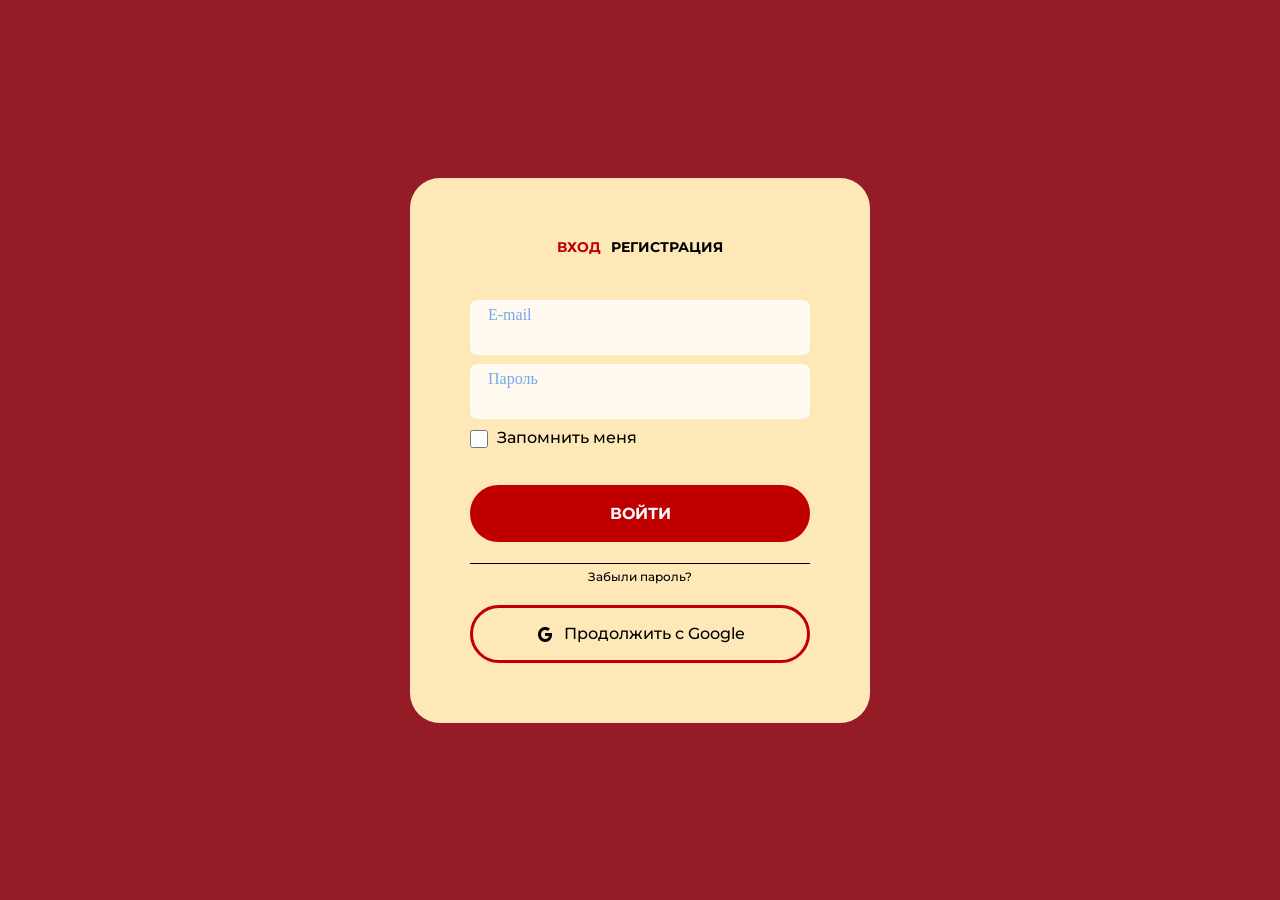
<file: login.html>
<!DOCTYPE html>
<html lang="ru">
<head>
    <meta charset="UTF-8">
    <meta name="viewport" content="width=device-width, initial-scale=1.0, viewport-fit=cover">

    <!-- Для iOS -->
    <meta name="apple-mobile-web-app-capable" content="yes">
    <meta name="apple-mobile-web-app-status-bar-style" content="black-translucent">
    
    <!-- Для Android -->
    <meta name="theme-color" content="#951C26" media="(prefers-color-scheme: light)">
    <meta name="theme-color" content="#951C26" media="(prefers-color-scheme: dark)">

    <title>Онлайн-интенсив по наращиванию ресниц</title>

    <!-- Favicon -->
    <link rel="icon" type="image/png" href="./images/icons/favicon-96x96.png" sizes="96x96" />
    <link rel="icon" type="image/svg+xml" href="./images/icons/favicon.svg" />
    <link rel="shortcut icon" href="./images/icons/favicon.ico" />
    <link rel="apple-touch-icon" sizes="180x180" href="./images/icons/apple-touch-icon.png" />
    <link rel="manifest" href="./images/icons/site.webmanifest" />

    <link href='https://unpkg.com/boxicons@2.1.4/css/boxicons.min.css' rel='stylesheet'>
    
    <link rel="stylesheet" href="css/style.css">
    <link rel="stylesheet" href="css/media.css">
</head>
<body>
    <form action="/submit" class="form" method="POST" novalidate>
        <div class="form__container">

            <div class="form__tabs">
                <a href="login.html" class="form__tab form__tab--active">Вход</a>
                <a href="registration.html" class="form__tab">Регистрация</a>
            </div>
                
            <div class="form__container--group">

                <div class="form__field">
                    <label for="email" class="label">E-mail</label>
                    <input type="email" id="email" name="email" required>
                </div>

                <div class="form__field">
                    <label for="password" class="label">Пароль</label>
                    <input type="password" id="password" name="password" required>
                </div>

                <label for="remember-me" class="remember__me"><input type="checkbox" id="remember-me" name="remember-me" required class="checkbox">Запомнить меня</label>
            </div>

            <button type="submit" class="btn__register">Войти</button>

            <hr class="hr">
            <a href="#" class="forgot__password">Забыли пароль?</a>

            <a href="#" class="btn__continue"><i class='bx bxl-google'></i>Продолжить с Google</a>
        </div>
    </form>
</body>
</html>
</file>
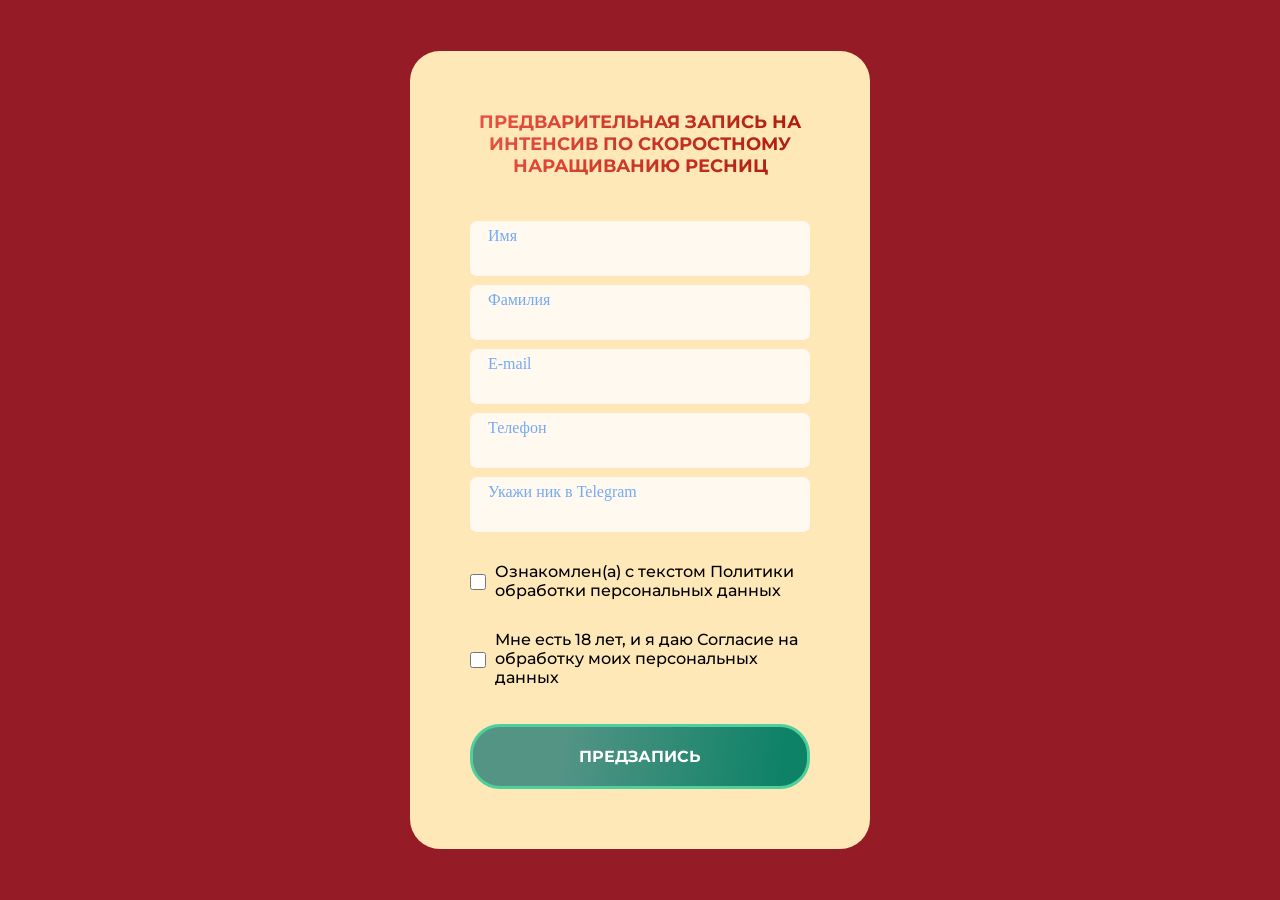
<file: pre_recording.html>
<!DOCTYPE html>
<html lang="ru">
<head>
    <meta charset="UTF-8">
    <meta name="viewport" content="width=device-width, initial-scale=1.0, viewport-fit=cover">

    <!-- Для iOS -->
    <meta name="apple-mobile-web-app-capable" content="yes">
    <meta name="apple-mobile-web-app-status-bar-style" content="black-translucent">
    
    <!-- Для Android -->
    <meta name="theme-color" content="#951C26" media="(prefers-color-scheme: light)">
    <meta name="theme-color" content="#951C26" media="(prefers-color-scheme: dark)">

    <title>Онлайн-интенсив по наращиванию ресниц</title>

    <!-- Favicon -->
    <link rel="icon" type="image/png" href="./images/icons/favicon-96x96.png" sizes="96x96" />
    <link rel="icon" type="image/svg+xml" href="./images/icons/favicon.svg" />
    <link rel="shortcut icon" href="./images/icons/favicon.ico" />
    <link rel="apple-touch-icon" sizes="180x180" href="./images/icons/apple-touch-icon.png" />
    <link rel="manifest" href="./images/icons/site.webmanifest" />

    <link href='https://unpkg.com/boxicons@2.1.4/css/boxicons.min.css' rel='stylesheet'>
    
    <link rel="stylesheet" href="css/style.css">
    <link rel="stylesheet" href="css/media.css">
</head>
<body>
    <form class="form" id="pre-recording-form">
    
    <!-- Скрытое поле для тарифа -->
    <input type="hidden" name="tariff" id="tariff-field">
    
    <div class="form__container">
        <div class="form__tabs--recording">
            <h3 class="form__tabs-recording--title">
                Предварительная запись на интенсив по скоростному наращиванию ресниц
            </h3>
        </div>
            
        <div class="form__container--group">
            <div class="form__field">
                <label for="name" class="label">Имя</label>
                <input type="text" id="name" name="name" required>
            </div>

            <div class="form__field">
                <label for="surname" class="label">Фамилия</label>
                <input type="text" id="surname" name="surname" required>
            </div>

            <div class="form__field">
                <label for="email" class="label">E-mail</label>
                <input type="email" id="email" name="email" required>
            </div>

            <div class="form__field">
                <label for="telephone" class="label">Телефон</label>
                <input type="tel" id="telephone" name="telephone" required>
            </div>

            <div class="form__field">
                <label for="telegram-username" class="label">Укажи ник в Telegram</label>
                <input type="text" id="telegram-username" name="telegram_username" required>
            </div>

            <label for="policy-agreement" class="remembers__me">
                <input type="checkbox" id="policy-agreement" name="policy-agreement" required class="checkbox">
                Ознакомлен(а) с текстом Политики обработки персональных данных
            </label>

            <label for="age-agreement" class="remembers__me">
                <input type="checkbox" id="age-agreement" name="age-agreement" required class="checkbox">
                Мне есть 18 лет, и я даю Согласие на обработку моих персональных данных
            </label>
        </div>

        <button type="submit" class="btn__pre--recording" aria-label="pre_recording">Предзапись</button>
    </div>
</form>

<!-- Модалка -->
<div class="modal-overlay" id="success-modal" aria-hidden="true">
    <div class="modal" role="dialog" aria-modal="true" aria-labelledby="modal-title">
        <button class="modal__close" type="button" aria-label="Закрыть">×</button>

        <div class="form__success">
            <h3 class="form__success-title">Заявка принята ✅</h3>
            <p class="form__success-text">Перейдите в Telegram-бота и отправьте код подтверждения:</p>

            <div class="form__code-wrapper">
                <div class="form__code" id="confirm-code">000000</div>
                <a href="https://t.me/Lash_course_bot" target="_blank" class="form__bot-btn">Перейти в бота</a>
            </div>
        </div>
    </div>
</div>

<div id="result-container"></div>

<script src="js/script.js"></script>
<script src="js/modal.js"></script>
</body>
</html>
</file>
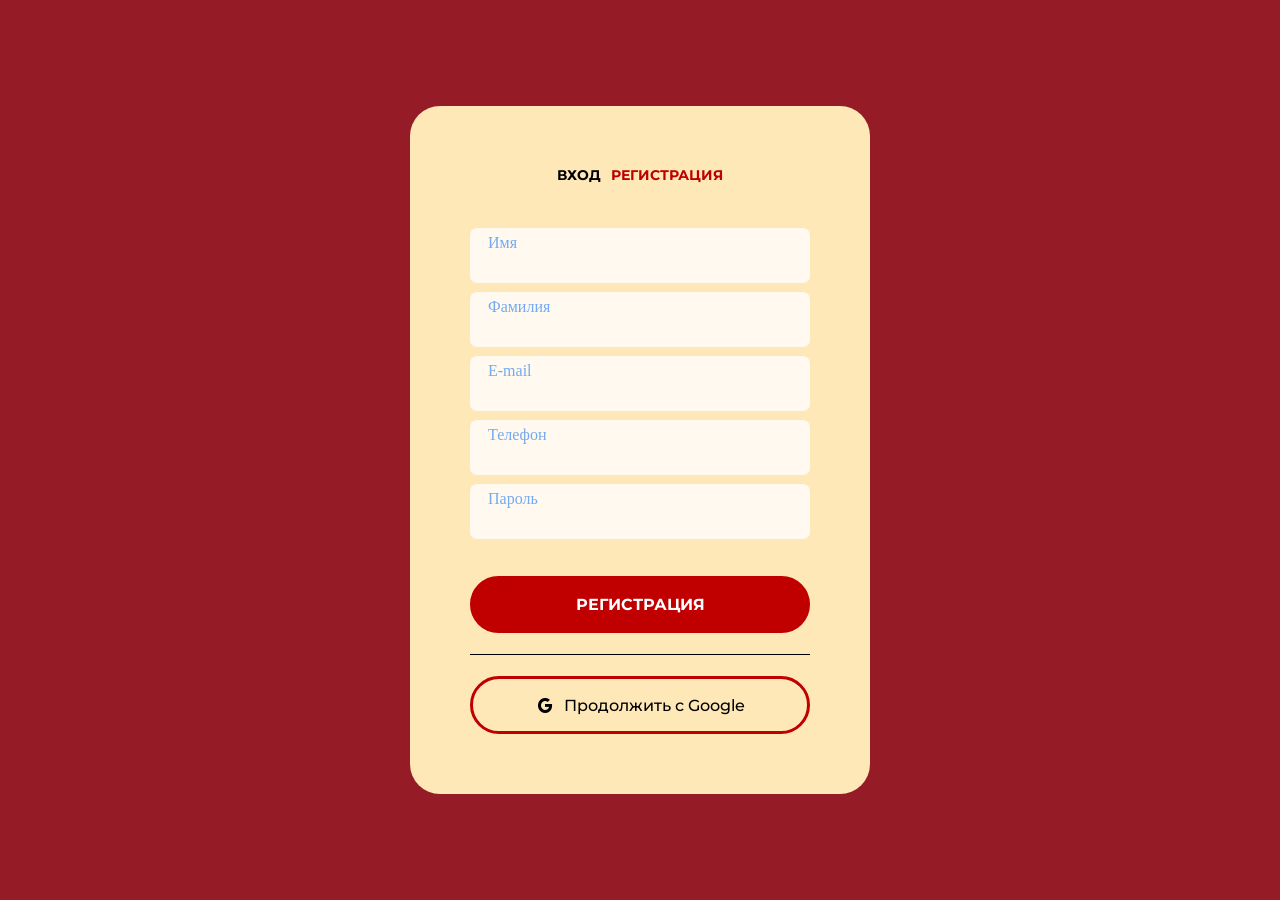
<file: registration.html>
<!DOCTYPE html>
<html lang="ru">
<head>
    <meta charset="UTF-8">
    <meta name="viewport" content="width=device-width, initial-scale=1.0, viewport-fit=cover">

    <!-- Для iOS -->
    <meta name="apple-mobile-web-app-capable" content="yes">
    <meta name="apple-mobile-web-app-status-bar-style" content="black-translucent">
    
    <!-- Для Android -->
    <meta name="theme-color" content="#951C26" media="(prefers-color-scheme: light)">
    <meta name="theme-color" content="#951C26" media="(prefers-color-scheme: dark)">

    <title>Онлайн-интенсив по наращиванию ресниц</title>

    <!-- Favicon -->
    <link rel="icon" type="image/png" href="./images/icons/favicon-96x96.png" sizes="96x96" />
    <link rel="icon" type="image/svg+xml" href="./images/icons/favicon.svg" />
    <link rel="shortcut icon" href="./images/icons/favicon.ico" />
    <link rel="apple-touch-icon" sizes="180x180" href="./images/icons/apple-touch-icon.png" />
    <link rel="manifest" href="./images/icons/site.webmanifest" />

    <link href='https://unpkg.com/boxicons@2.1.4/css/boxicons.min.css' rel='stylesheet'>
    
    <link rel="stylesheet" href="css/style.css">
    <link rel="stylesheet" href="css/media.css">
</head>
<body>
    <form action="/submit" class="form" method="POST" novalidate>
        <div class="form__container">

            <div class="form__tabs">
                <a href="login.html" class="form__tab">Вход</a>
                <a href="registration.html" class="form__tab form__tab--active">Регистрация</a>
            </div>
                
            <div class="form__container--group">

                <div class="form__field">
                    <label for="name" class="label">Имя</label>
                    <input type="text" id="name" name="name" required>
                </div>

                <div class="form__field">
                    <label for="surname" class="label">Фамилия</label>
                    <input type="text" id="surname" name="surname" required>
                </div>

                <div class="form__field">
                    <label for="email" class="label">E-mail</label>
                    <input type="email" id="email" name="email" required>
                </div>

                <div class="form__field">
                    <label for="telephone" class="label">Телефон</label>
                    <input type="tel" id="telephone" name="telephone" required>
                </div>

                <div class="form__field">
                    <label for="password" class="label">Пароль</label>
                    <input type="password" id="password" name="password" required>
                </div>
            </div>

            <button type="submit" class="btn__register">Регистрация</button>

            <hr class="hr">

            <a href="#" class="btn__continue"><i class='bx bxl-google'></i>Продолжить с Google</a>
        </div>
    </form>
</body>
</html>
</file>
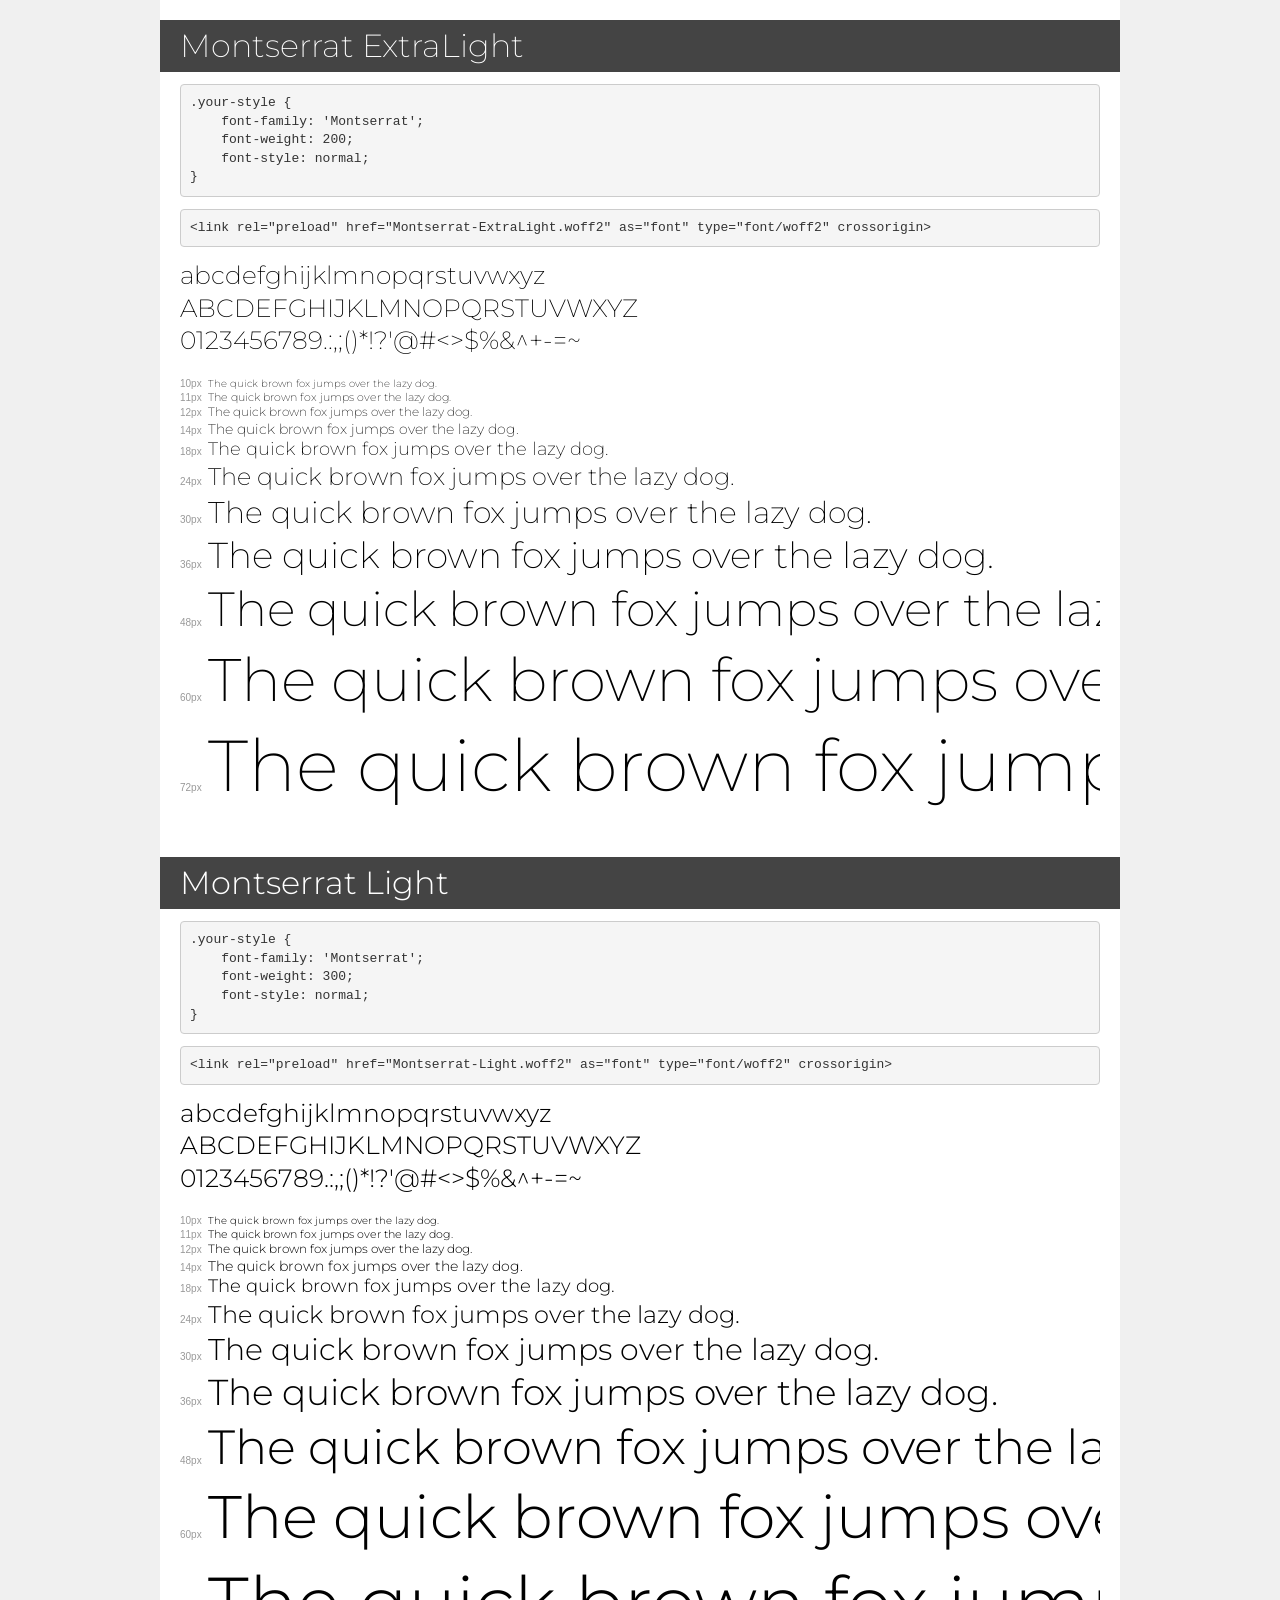
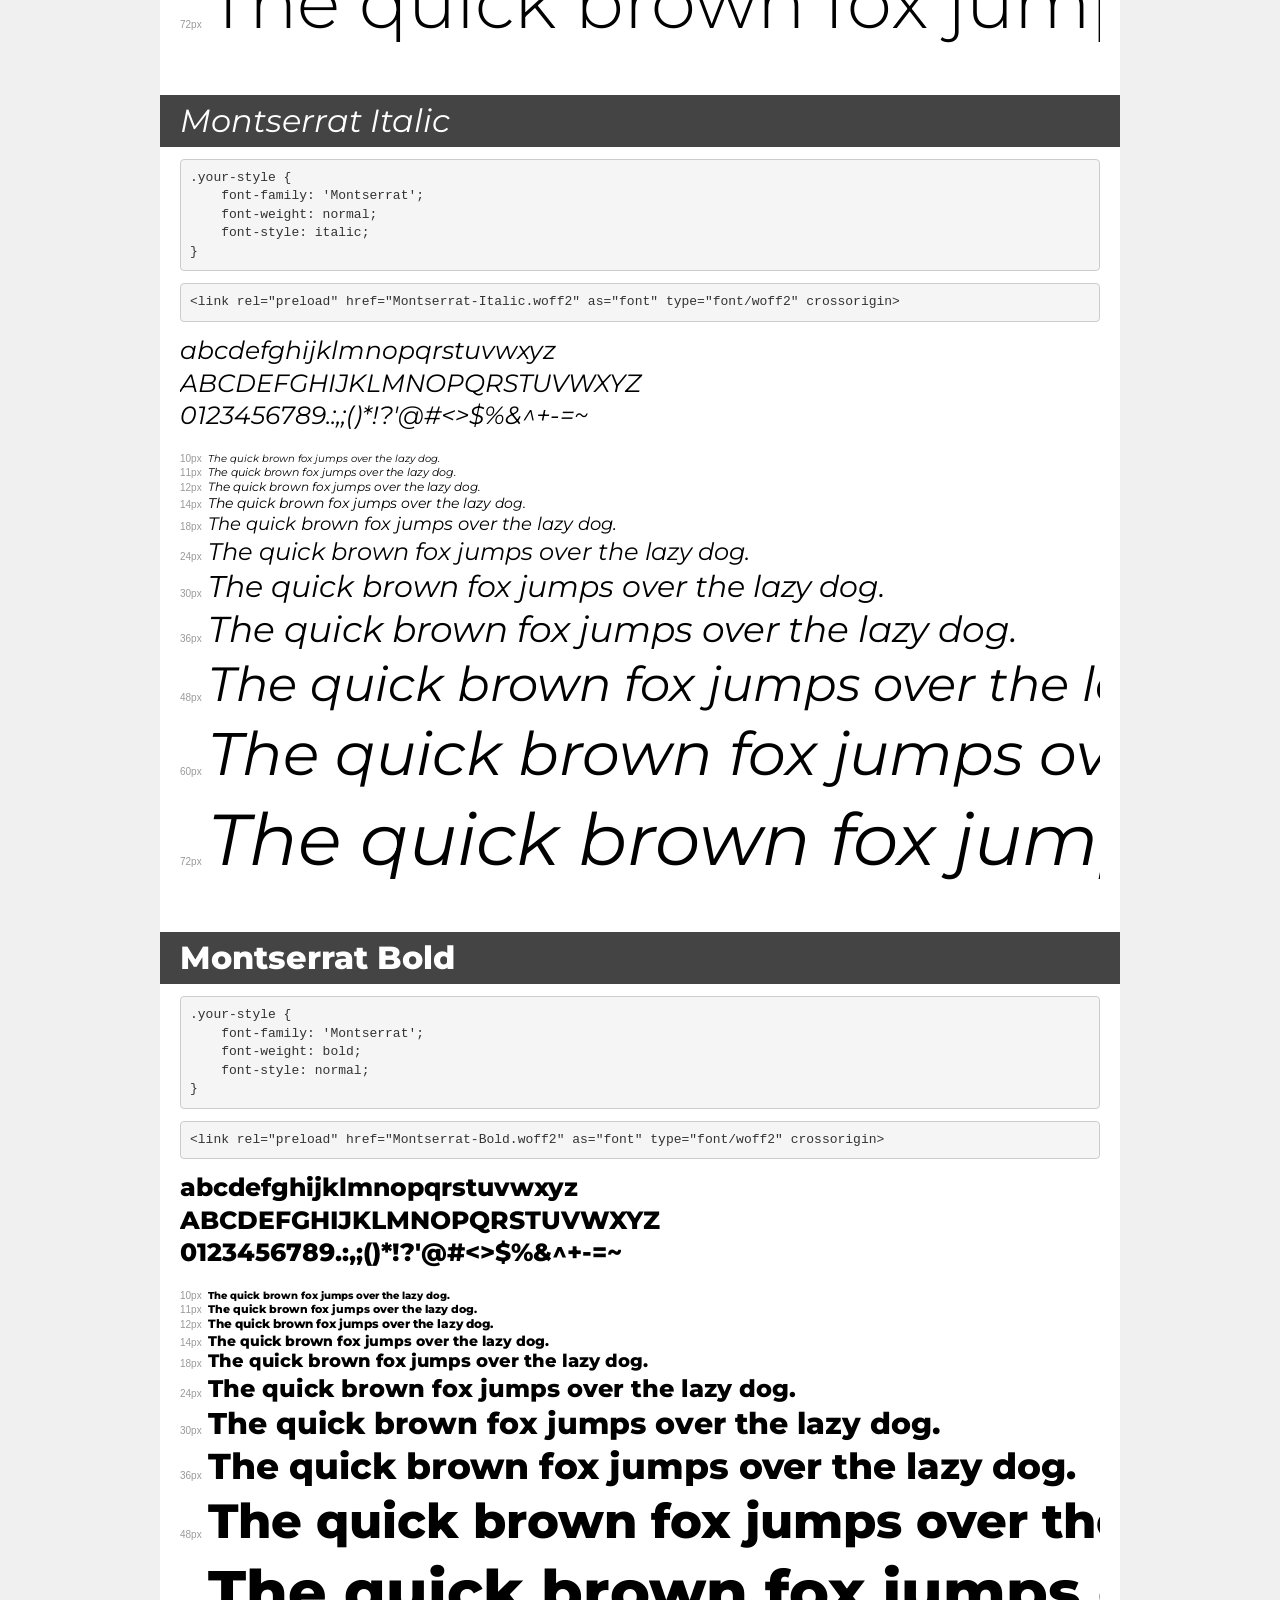
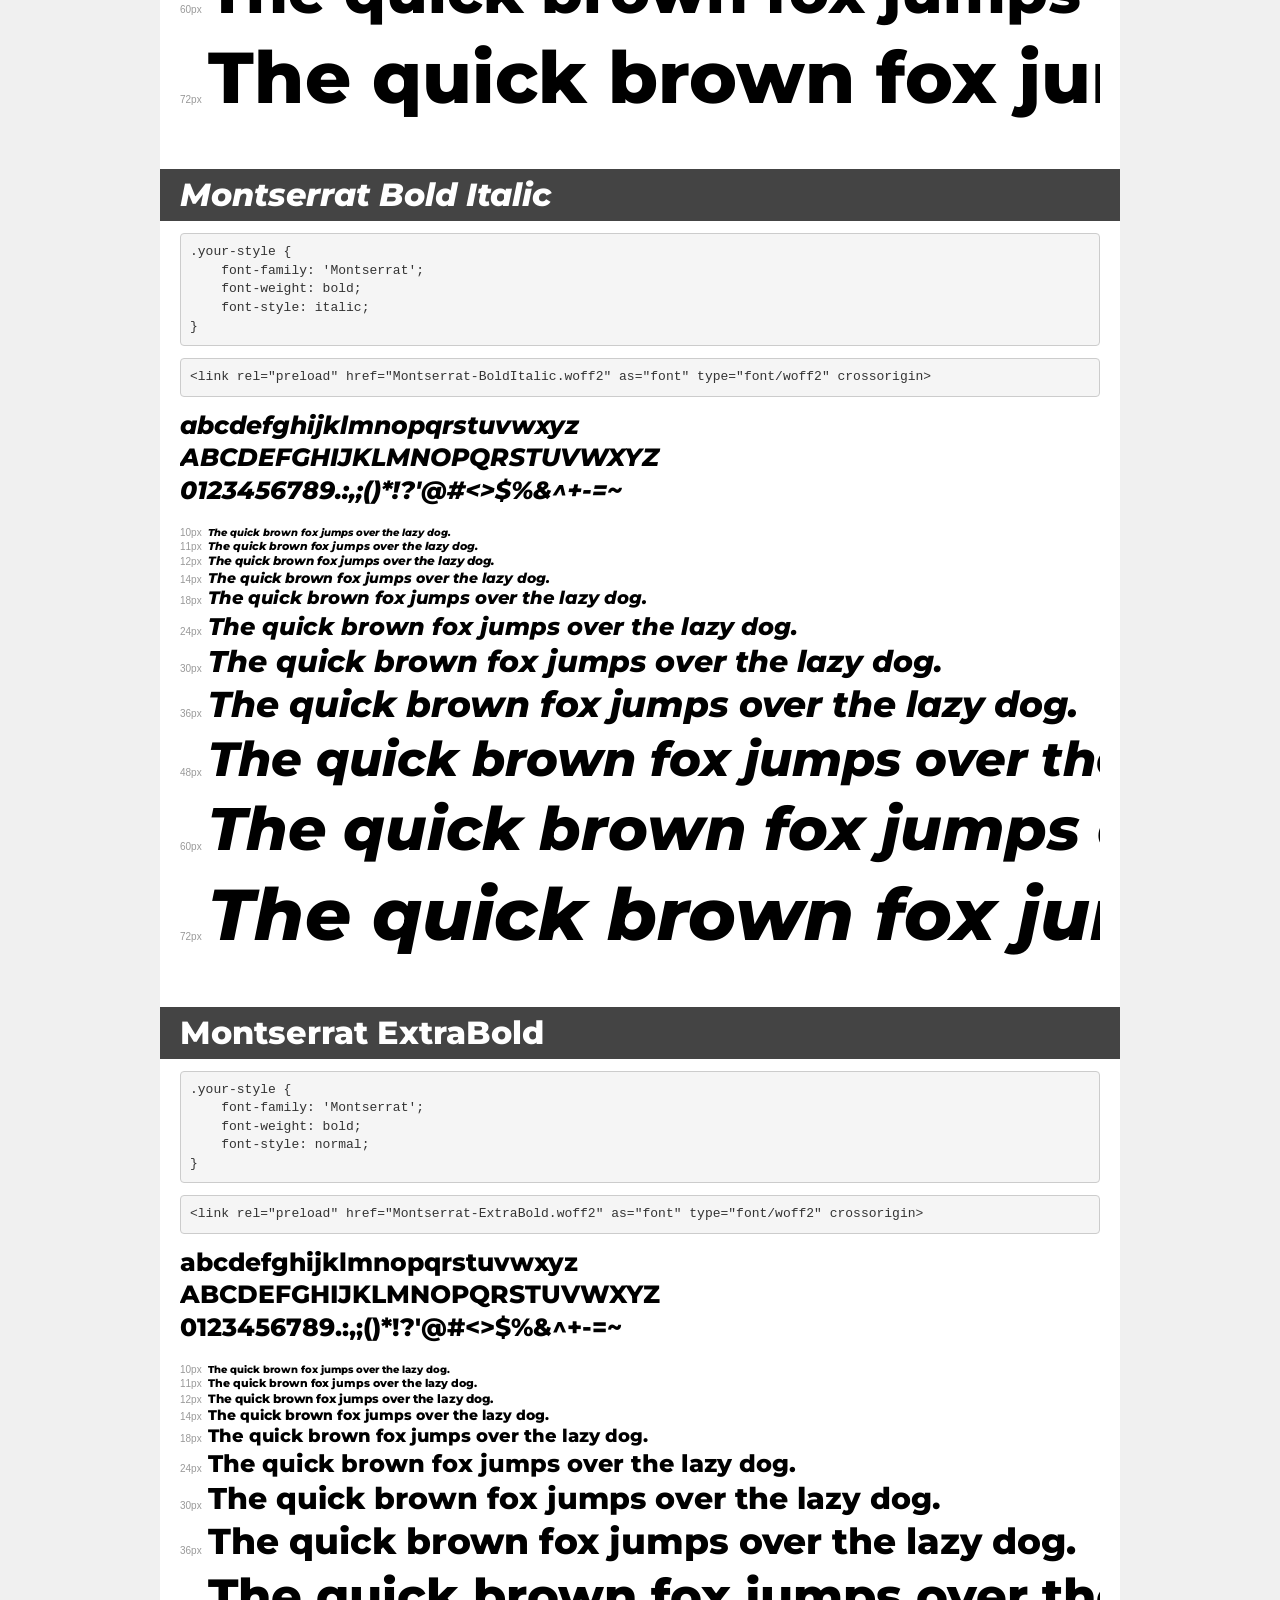
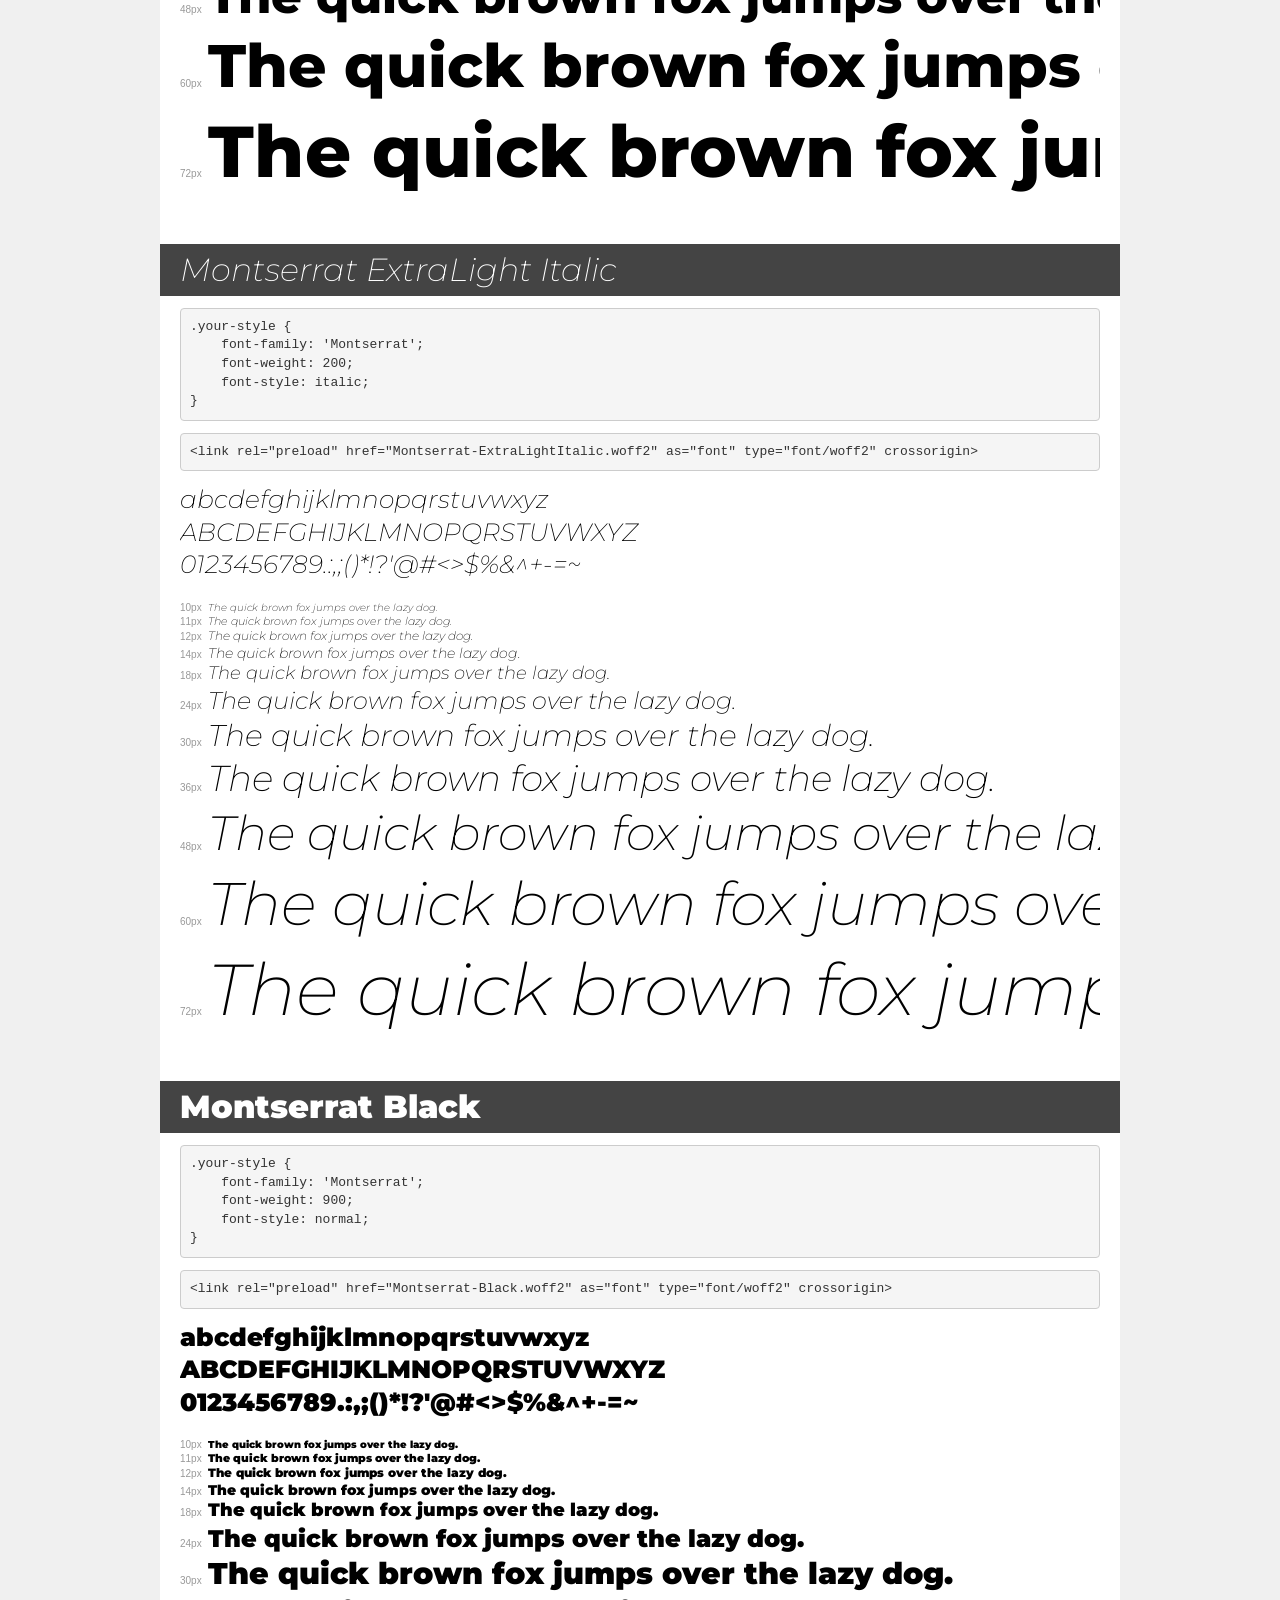
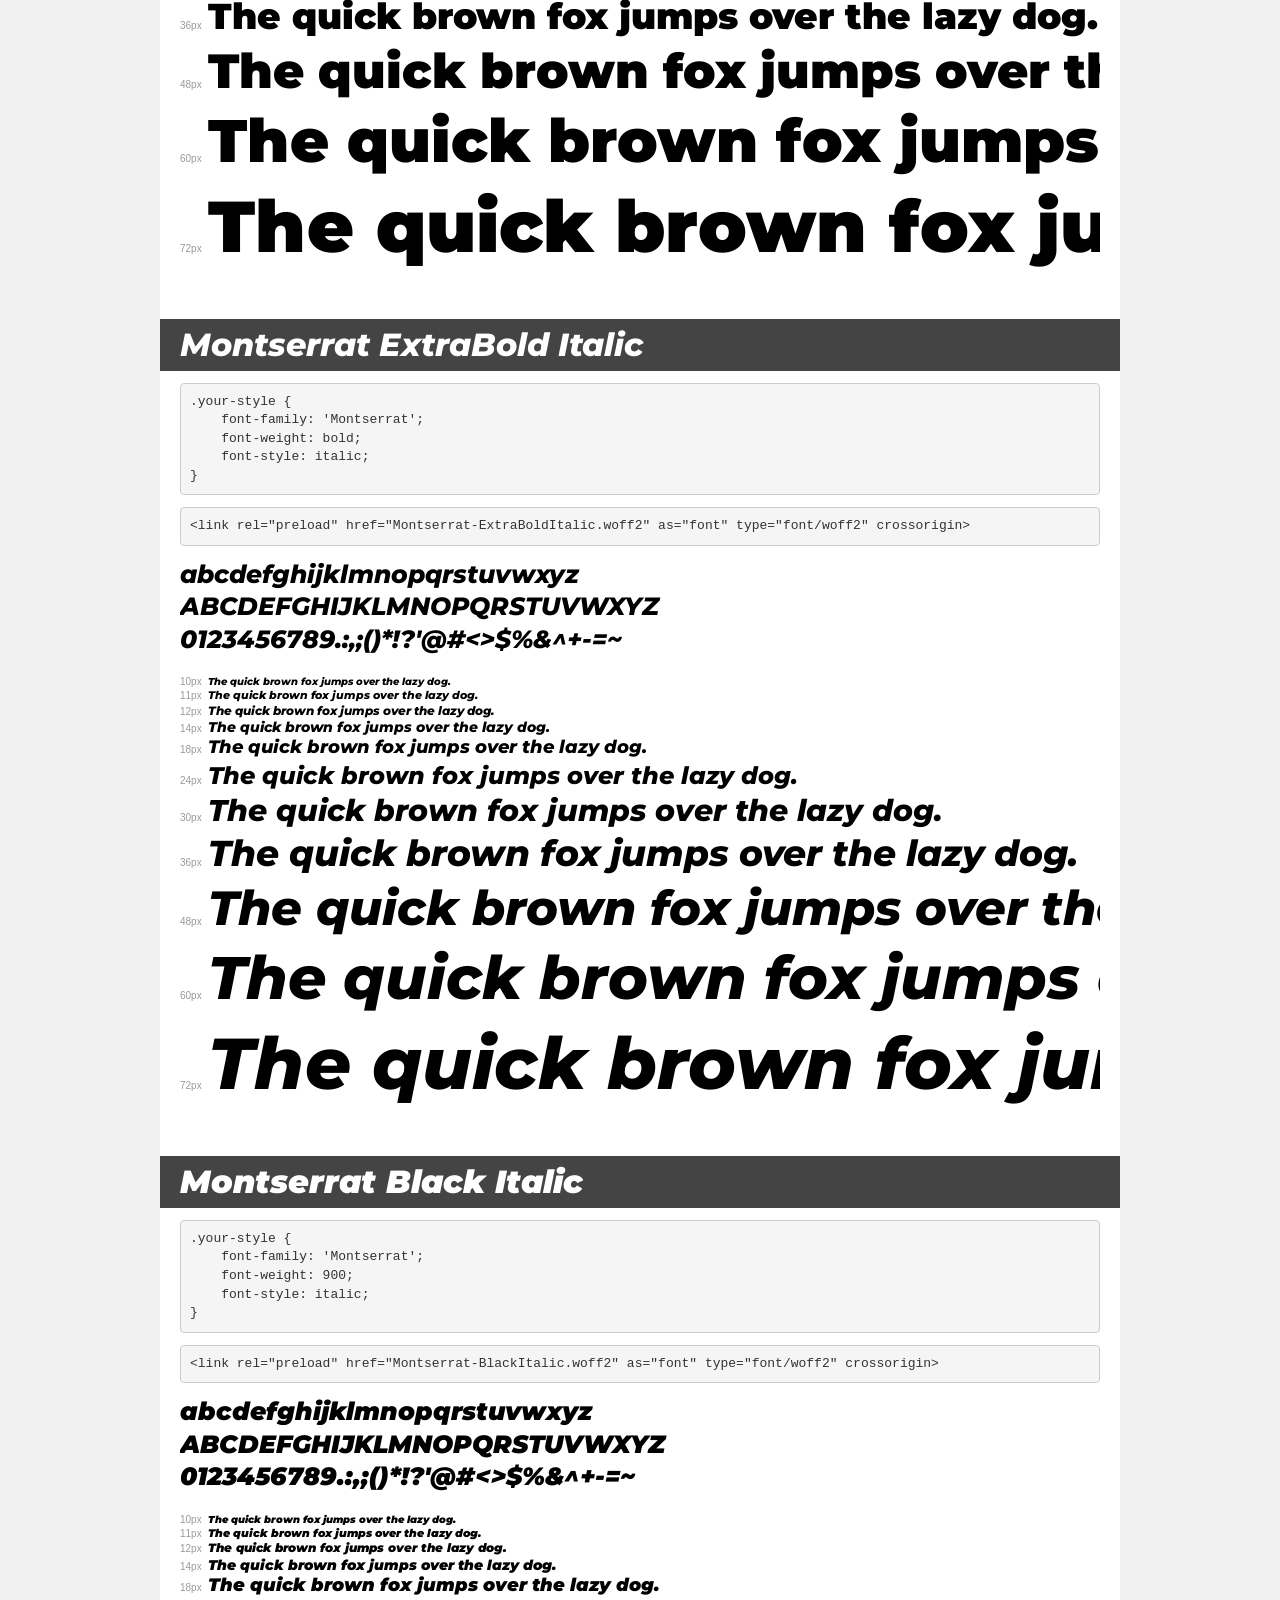
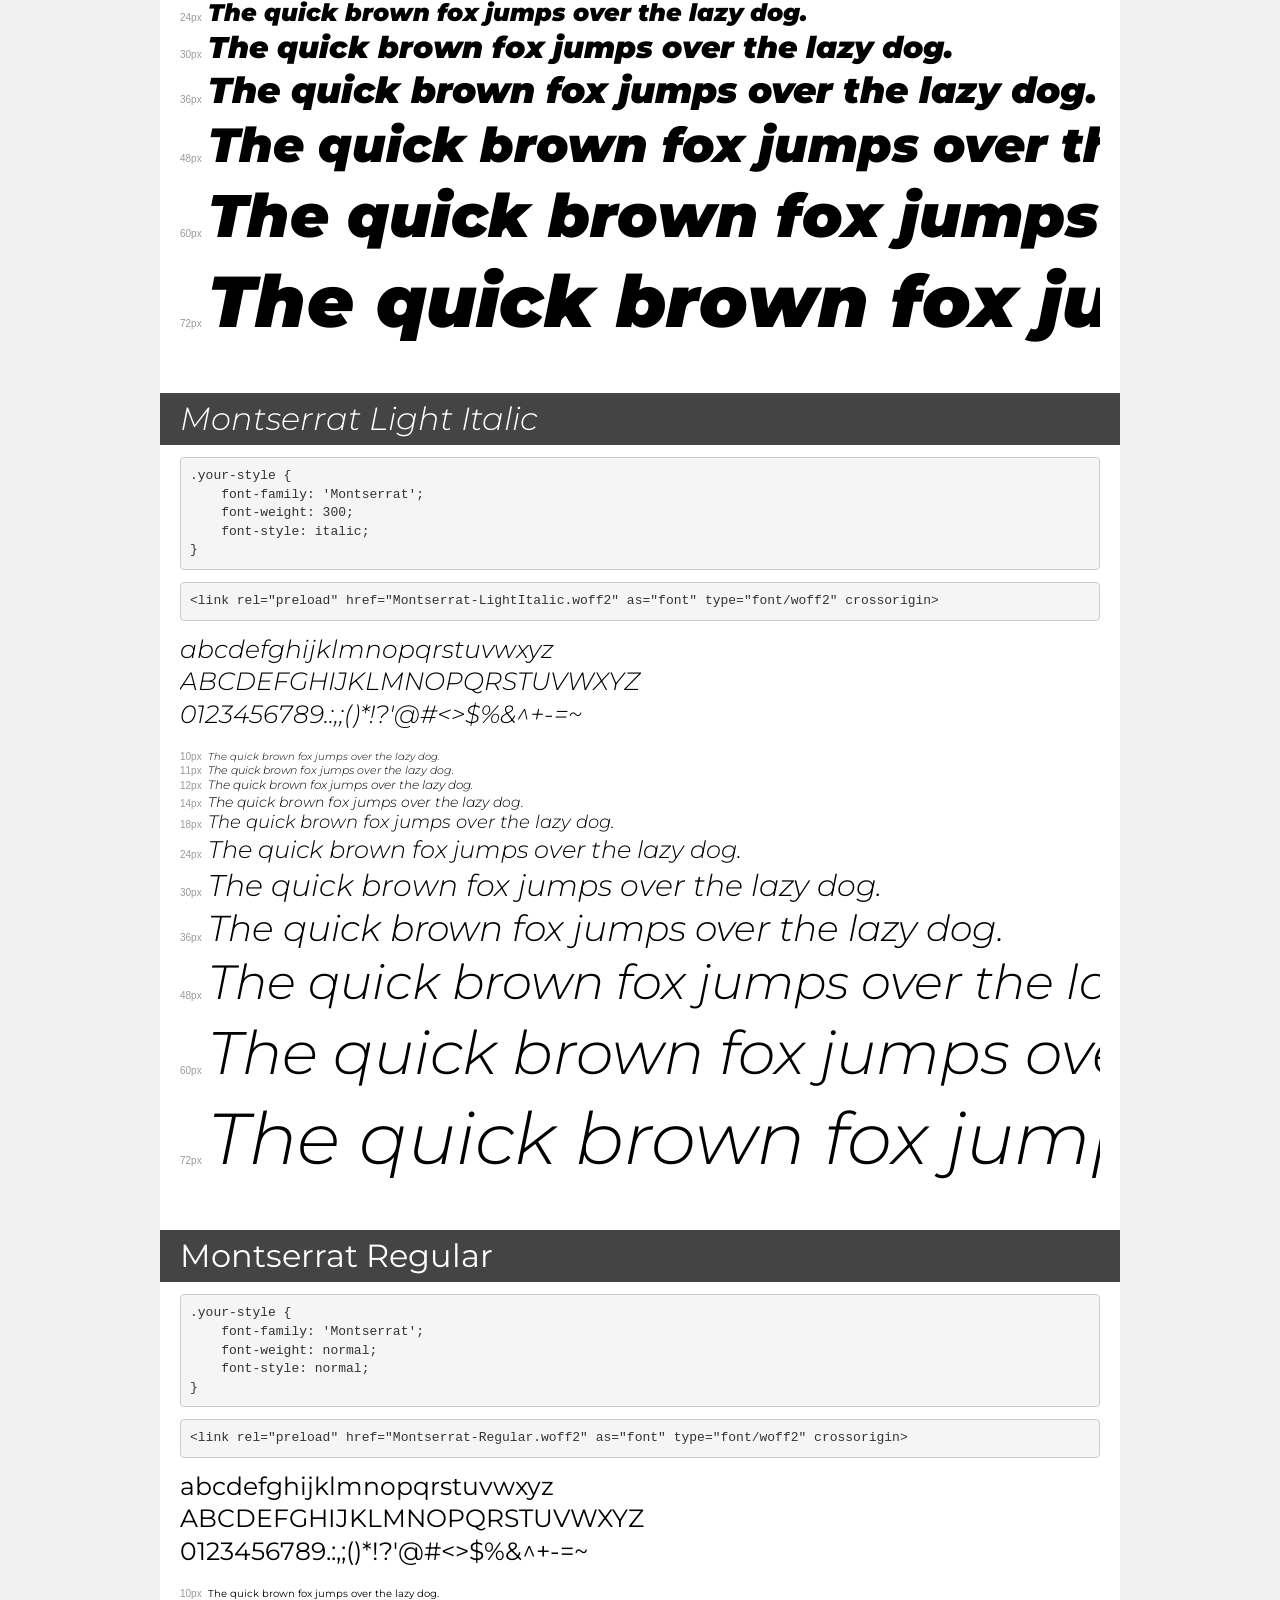
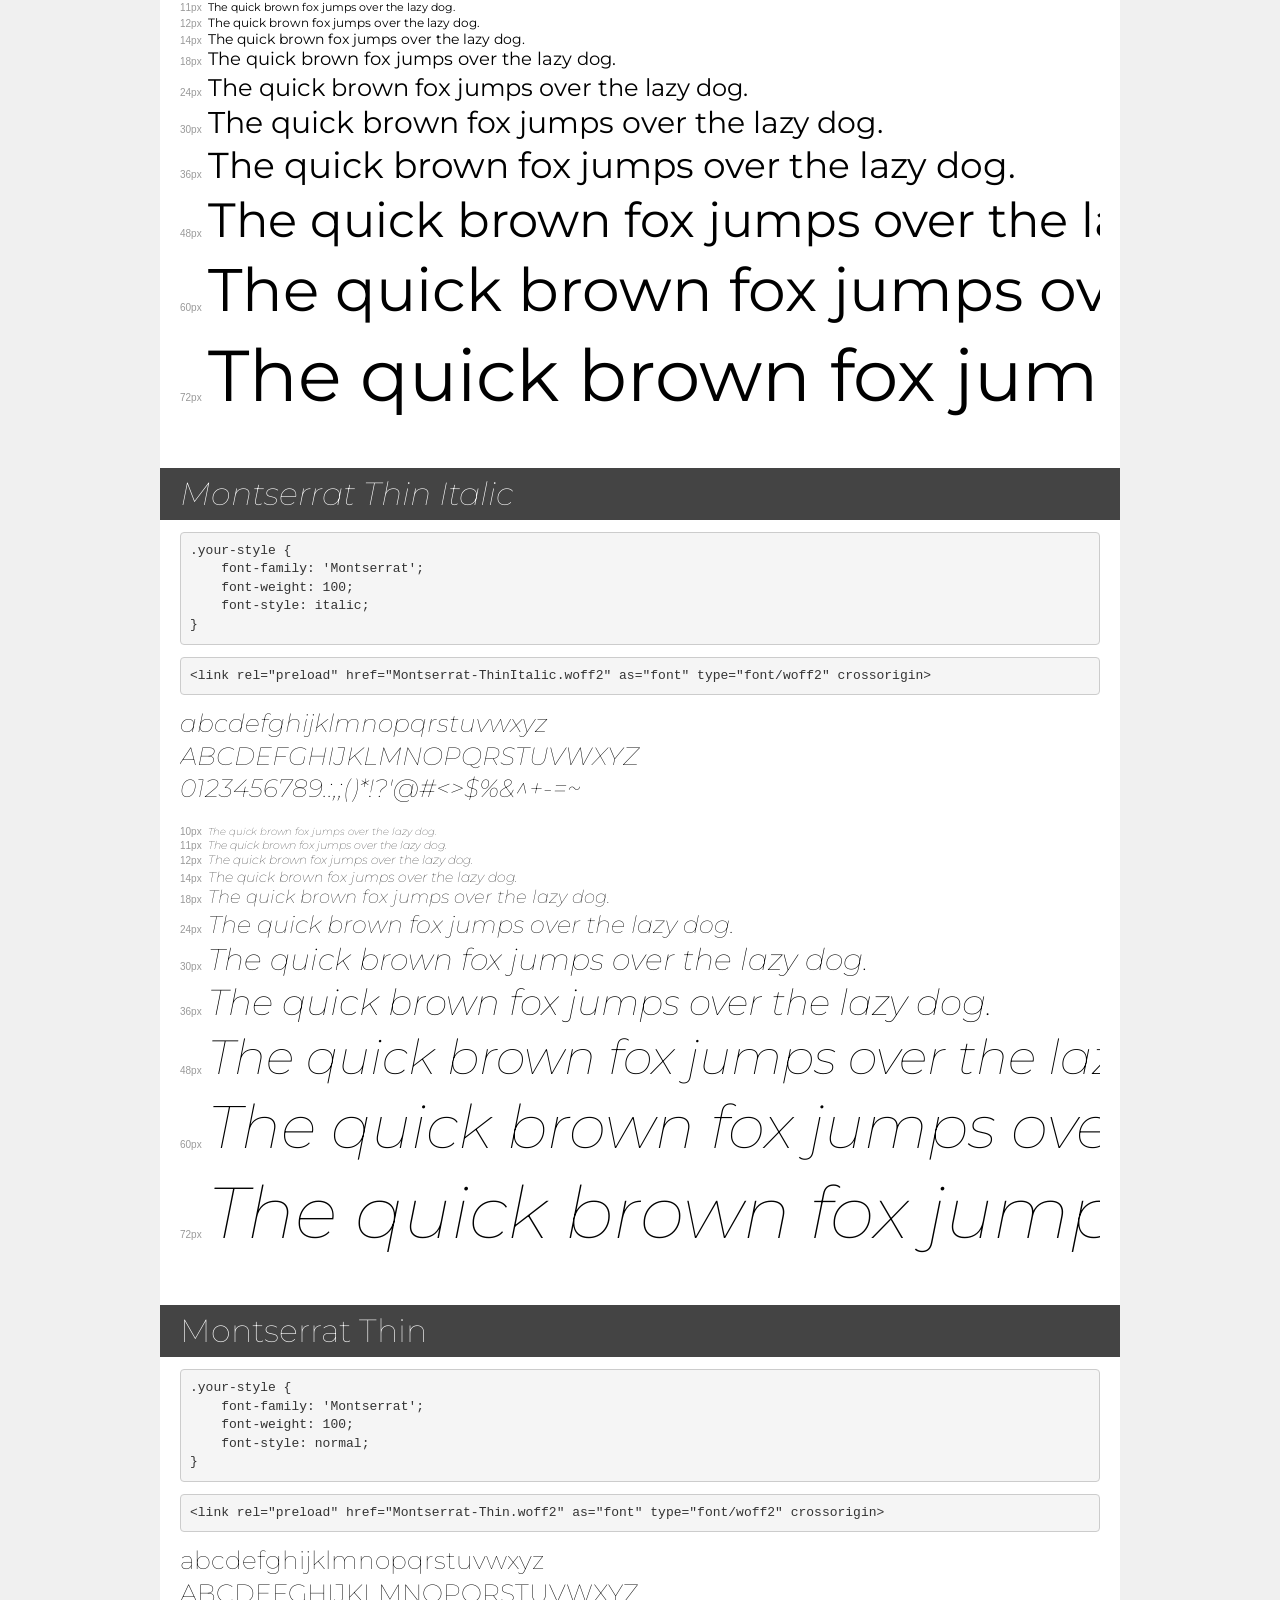
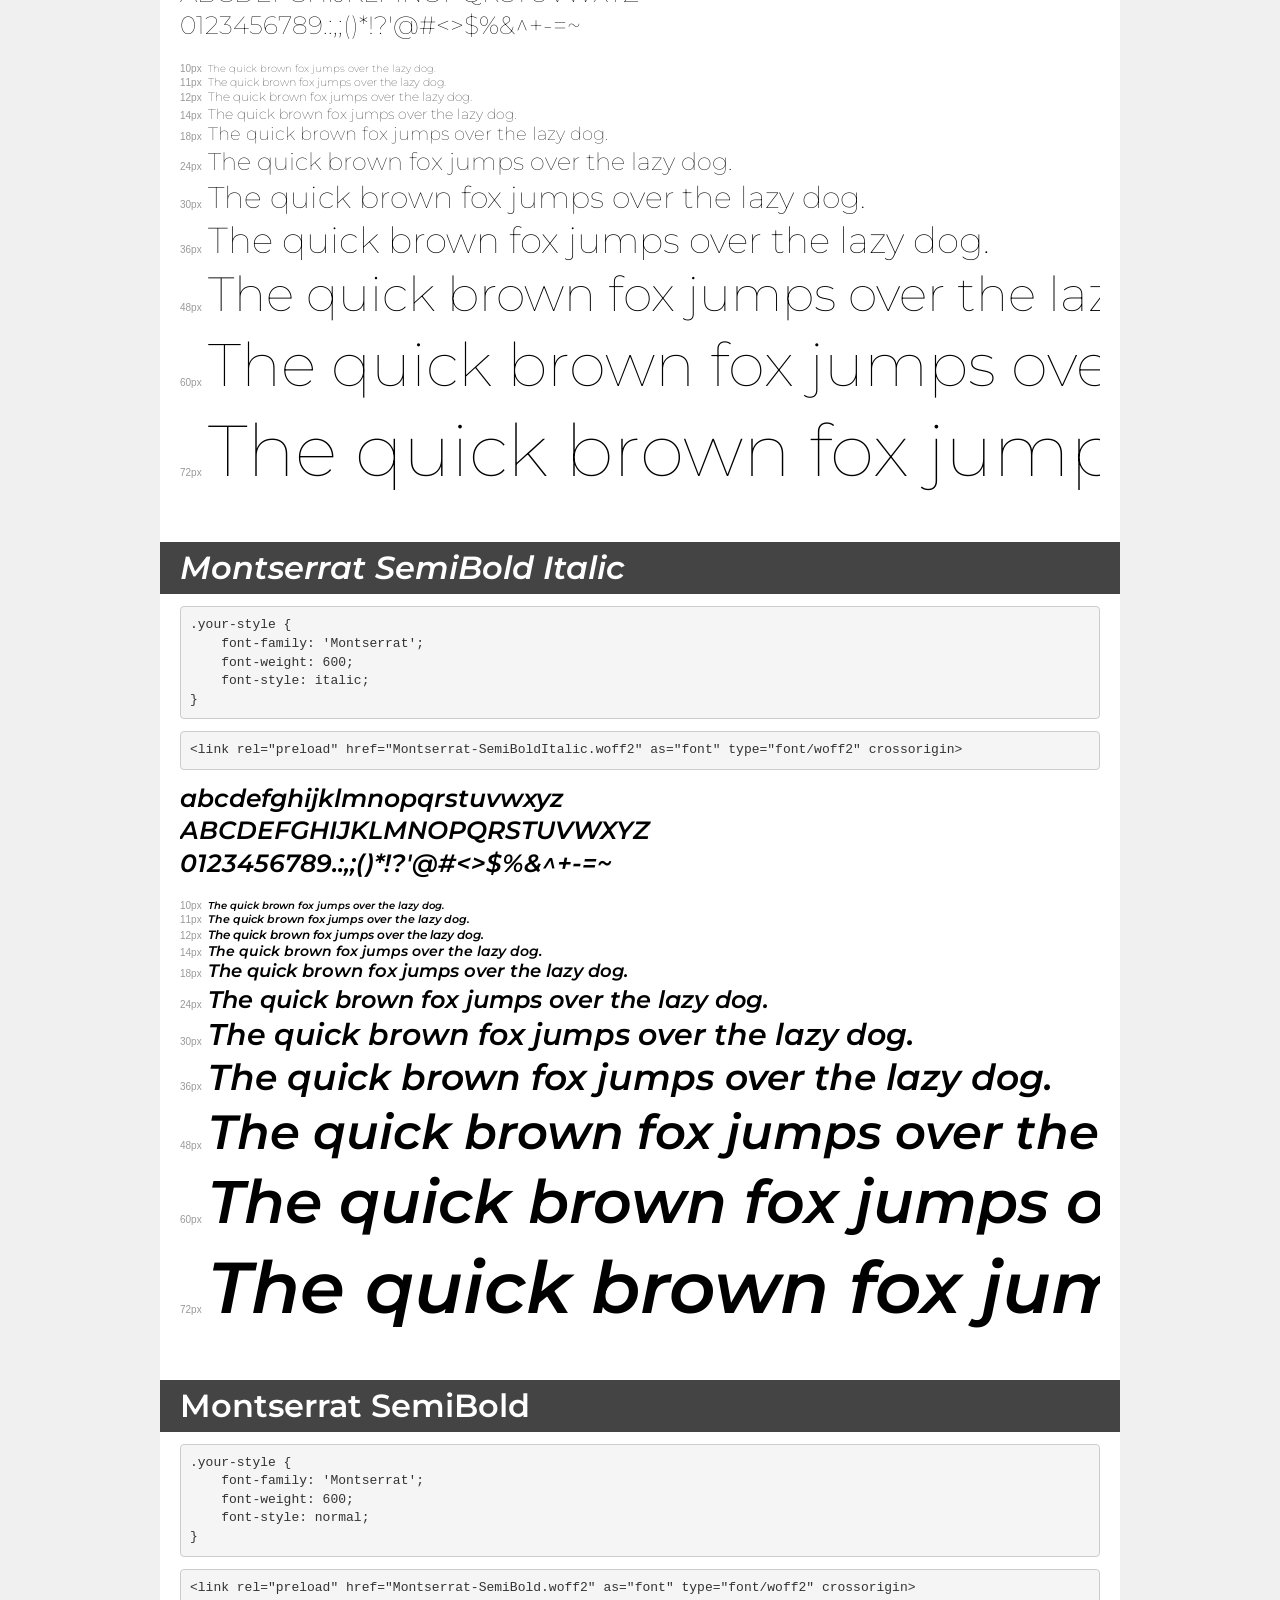
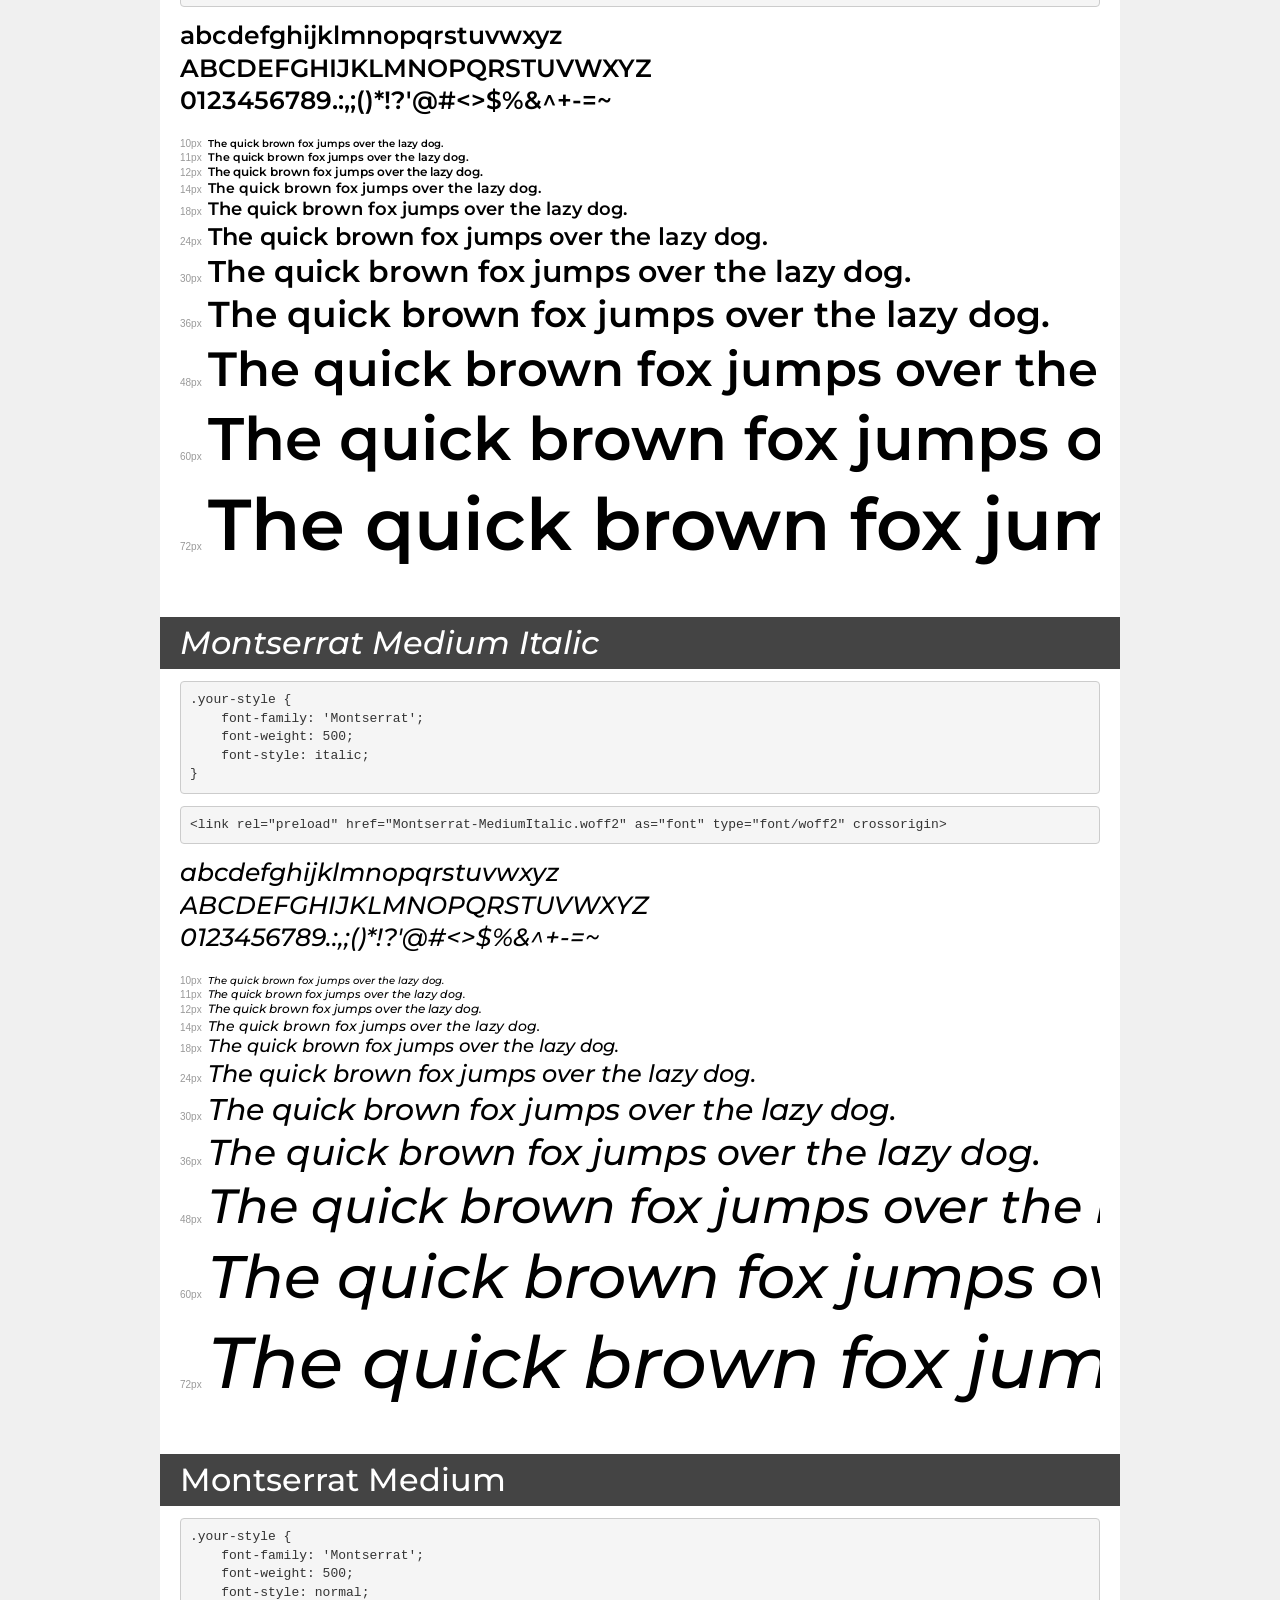
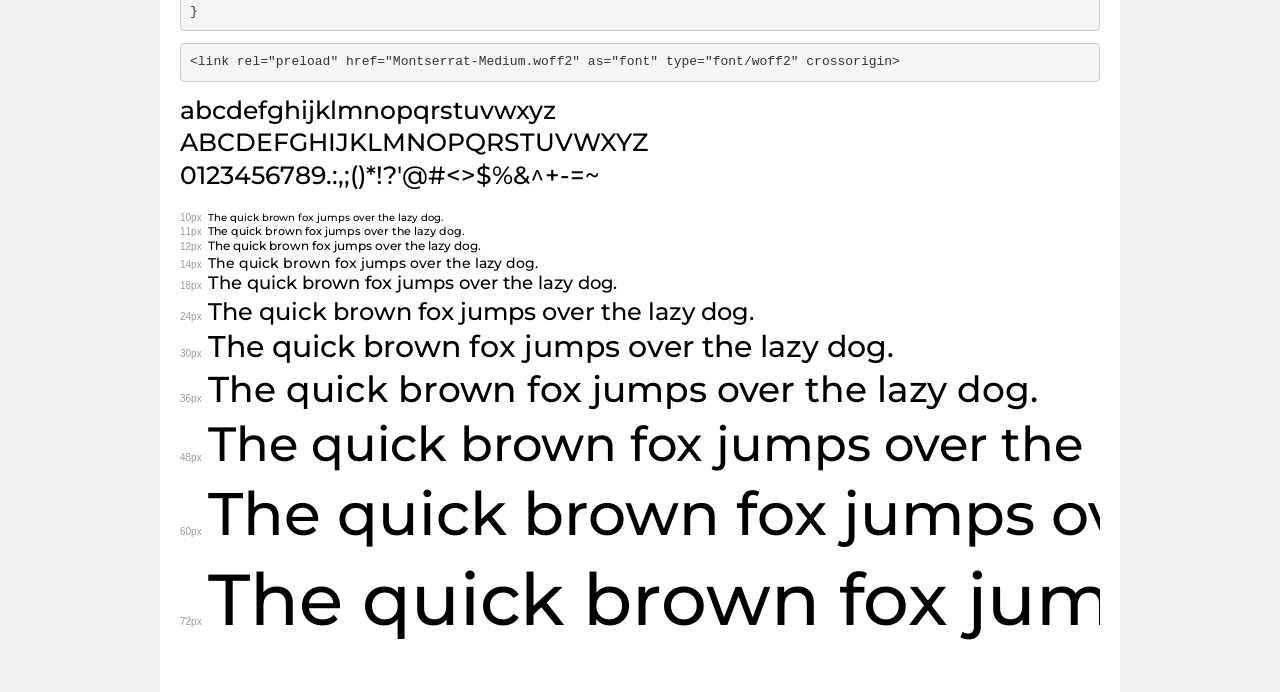
<file: fonts/Montserrat/demo.html>
<!DOCTYPE html>
<html lang="en">
<head>
    <meta charset="utf-8">
    <meta http-equiv="X-UA-Compatible" content="IE=edge">
    <meta name="viewport" content="width=device-width, initial-scale=1">
    <meta name="robots" content="noindex, noarchive">
    <meta name="format-detection" content="telephone=no">
    <title>Transfonter demo</title>
    <link href="stylesheet.css" rel="stylesheet">
    <style>
        /*
        http://meyerweb.com/eric/tools/css/reset/
        v2.0 | 20110126
        License: none (public domain)
        */
        html, body, div, span, applet, object, iframe,
        h1, h2, h3, h4, h5, h6, p, blockquote, pre,
        a, abbr, acronym, address, big, cite, code,
        del, dfn, em, img, ins, kbd, q, s, samp,
        small, strike, strong, sub, sup, tt, var,
        b, u, i, center,
        dl, dt, dd, ol, ul, li,
        fieldset, form, label, legend,
        table, caption, tbody, tfoot, thead, tr, th, td,
        article, aside, canvas, details, embed,
        figure, figcaption, footer, header, hgroup,
        menu, nav, output, ruby, section, summary,
        time, mark, audio, video {
            margin: 0;
            padding: 0;
            border: 0;
            font-size: 100%;
            font: inherit;
            vertical-align: baseline;
        }
        /* HTML5 display-role reset for older browsers */
        article, aside, details, figcaption, figure,
        footer, header, hgroup, menu, nav, section {
            display: block;
        }
        body {
            line-height: 1;
        }
        ol, ul {
            list-style: none;
        }
        blockquote, q {
            quotes: none;
        }
        blockquote:before, blockquote:after,
        q:before, q:after {
            content: '';
            content: none;
        }
        table {
            border-collapse: collapse;
            border-spacing: 0;
        }
        /* demo styles */
        body {
            background: #f0f0f0;
            color: #000;
        }
        .page {
            background: #fff;
            width: 920px;
            margin: 0 auto;
            padding: 20px 20px 0 20px;
            overflow: hidden;
        }
        .font-container {
            overflow-x: auto;
            overflow-y: hidden;
            margin-bottom: 40px;
            line-height: 1.3;
            white-space: nowrap;
            padding-bottom: 5px;
        }
        h1 {
            position: relative;
            background: #444;
            font-size: 32px;
            color: #fff;
            padding: 10px 20px;
            margin: 0 -20px 12px -20px;
        }
        .letters {
            font-size: 25px;
            margin-bottom: 20px;
        }
        .s10:before {
            content: '10px';
        }
        .s11:before {
            content: '11px';
        }
        .s12:before {
            content: '12px';
        }
        .s14:before {
            content: '14px';
        }
        .s18:before {
            content: '18px';
        }
        .s24:before {
            content: '24px';
        }
        .s30:before {
            content: '30px';
        }
        .s36:before {
            content: '36px';
        }
        .s48:before {
            content: '48px';
        }
        .s60:before {
            content: '60px';
        }
        .s72:before {
            content: '72px';
        }
        .s10:before, .s11:before, .s12:before, .s14:before,
        .s18:before, .s24:before, .s30:before, .s36:before,
        .s48:before, .s60:before, .s72:before {
            font-family: Arial, sans-serif;
            font-size: 10px;
            font-weight: normal;
            font-style: normal;
            color: #999;
            padding-right: 6px;
        }
        pre {
            display: block;
            padding: 9px;
            margin: 0 0 12px;
            font-family: Monaco, Menlo, Consolas, "Courier New", monospace;
            font-size: 13px;
            line-height: 1.428571429;
            color: #333;
            font-weight: normal;
            font-style: normal;
            background-color: #f5f5f5;
            border: 1px solid #ccc;
            overflow-x: auto;
            border-radius: 4px;
        }
        /* responsive */
        @media (max-width: 959px) {
            .page {
                width: auto;
                margin: 0;
            }
        }
    </style>
</head>
<body>
<div class="page">
    <div class="demo">
        <h1 style="font-family: 'Montserrat'; font-weight: 200; font-style: normal;">Montserrat ExtraLight</h1>
        <pre title="Usage">.your-style {
    font-family: 'Montserrat';
    font-weight: 200;
    font-style: normal;
}</pre>
        <pre title="Preload (optional)">
&lt;link rel=&quot;preload&quot; href=&quot;Montserrat-ExtraLight.woff2&quot; as=&quot;font&quot; type=&quot;font/woff2&quot; crossorigin&gt;</pre>
        <div class="font-container" style="font-family: 'Montserrat'; font-weight: 200; font-style: normal;">
            <p class="letters">
                abcdefghijklmnopqrstuvwxyz<br>
ABCDEFGHIJKLMNOPQRSTUVWXYZ<br>
                0123456789.:,;()*!?'@#&lt;&gt;$%&^+-=~
            </p>
            <p class="s10" style="font-size: 10px;">The quick brown fox jumps over the lazy dog.</p>
            <p class="s11" style="font-size: 11px;">The quick brown fox jumps over the lazy dog.</p>
            <p class="s12" style="font-size: 12px;">The quick brown fox jumps over the lazy dog.</p>
            <p class="s14" style="font-size: 14px;">The quick brown fox jumps over the lazy dog.</p>
            <p class="s18" style="font-size: 18px;">The quick brown fox jumps over the lazy dog.</p>
            <p class="s24" style="font-size: 24px;">The quick brown fox jumps over the lazy dog.</p>
            <p class="s30" style="font-size: 30px;">The quick brown fox jumps over the lazy dog.</p>
            <p class="s36" style="font-size: 36px;">The quick brown fox jumps over the lazy dog.</p>
            <p class="s48" style="font-size: 48px;">The quick brown fox jumps over the lazy dog.</p>
            <p class="s60" style="font-size: 60px;">The quick brown fox jumps over the lazy dog.</p>
            <p class="s72" style="font-size: 72px;">The quick brown fox jumps over the lazy dog.</p>
        </div>
    </div>

    <div class="demo">
        <h1 style="font-family: 'Montserrat'; font-weight: 300; font-style: normal;">Montserrat Light</h1>
        <pre title="Usage">.your-style {
    font-family: 'Montserrat';
    font-weight: 300;
    font-style: normal;
}</pre>
        <pre title="Preload (optional)">
&lt;link rel=&quot;preload&quot; href=&quot;Montserrat-Light.woff2&quot; as=&quot;font&quot; type=&quot;font/woff2&quot; crossorigin&gt;</pre>
        <div class="font-container" style="font-family: 'Montserrat'; font-weight: 300; font-style: normal;">
            <p class="letters">
                abcdefghijklmnopqrstuvwxyz<br>
ABCDEFGHIJKLMNOPQRSTUVWXYZ<br>
                0123456789.:,;()*!?'@#&lt;&gt;$%&^+-=~
            </p>
            <p class="s10" style="font-size: 10px;">The quick brown fox jumps over the lazy dog.</p>
            <p class="s11" style="font-size: 11px;">The quick brown fox jumps over the lazy dog.</p>
            <p class="s12" style="font-size: 12px;">The quick brown fox jumps over the lazy dog.</p>
            <p class="s14" style="font-size: 14px;">The quick brown fox jumps over the lazy dog.</p>
            <p class="s18" style="font-size: 18px;">The quick brown fox jumps over the lazy dog.</p>
            <p class="s24" style="font-size: 24px;">The quick brown fox jumps over the lazy dog.</p>
            <p class="s30" style="font-size: 30px;">The quick brown fox jumps over the lazy dog.</p>
            <p class="s36" style="font-size: 36px;">The quick brown fox jumps over the lazy dog.</p>
            <p class="s48" style="font-size: 48px;">The quick brown fox jumps over the lazy dog.</p>
            <p class="s60" style="font-size: 60px;">The quick brown fox jumps over the lazy dog.</p>
            <p class="s72" style="font-size: 72px;">The quick brown fox jumps over the lazy dog.</p>
        </div>
    </div>

    <div class="demo">
        <h1 style="font-family: 'Montserrat'; font-weight: normal; font-style: italic;">Montserrat Italic</h1>
        <pre title="Usage">.your-style {
    font-family: 'Montserrat';
    font-weight: normal;
    font-style: italic;
}</pre>
        <pre title="Preload (optional)">
&lt;link rel=&quot;preload&quot; href=&quot;Montserrat-Italic.woff2&quot; as=&quot;font&quot; type=&quot;font/woff2&quot; crossorigin&gt;</pre>
        <div class="font-container" style="font-family: 'Montserrat'; font-weight: normal; font-style: italic;">
            <p class="letters">
                abcdefghijklmnopqrstuvwxyz<br>
ABCDEFGHIJKLMNOPQRSTUVWXYZ<br>
                0123456789.:,;()*!?'@#&lt;&gt;$%&^+-=~
            </p>
            <p class="s10" style="font-size: 10px;">The quick brown fox jumps over the lazy dog.</p>
            <p class="s11" style="font-size: 11px;">The quick brown fox jumps over the lazy dog.</p>
            <p class="s12" style="font-size: 12px;">The quick brown fox jumps over the lazy dog.</p>
            <p class="s14" style="font-size: 14px;">The quick brown fox jumps over the lazy dog.</p>
            <p class="s18" style="font-size: 18px;">The quick brown fox jumps over the lazy dog.</p>
            <p class="s24" style="font-size: 24px;">The quick brown fox jumps over the lazy dog.</p>
            <p class="s30" style="font-size: 30px;">The quick brown fox jumps over the lazy dog.</p>
            <p class="s36" style="font-size: 36px;">The quick brown fox jumps over the lazy dog.</p>
            <p class="s48" style="font-size: 48px;">The quick brown fox jumps over the lazy dog.</p>
            <p class="s60" style="font-size: 60px;">The quick brown fox jumps over the lazy dog.</p>
            <p class="s72" style="font-size: 72px;">The quick brown fox jumps over the lazy dog.</p>
        </div>
    </div>

    <div class="demo">
        <h1 style="font-family: 'Montserrat'; font-weight: bold; font-style: normal;">Montserrat Bold</h1>
        <pre title="Usage">.your-style {
    font-family: 'Montserrat';
    font-weight: bold;
    font-style: normal;
}</pre>
        <pre title="Preload (optional)">
&lt;link rel=&quot;preload&quot; href=&quot;Montserrat-Bold.woff2&quot; as=&quot;font&quot; type=&quot;font/woff2&quot; crossorigin&gt;</pre>
        <div class="font-container" style="font-family: 'Montserrat'; font-weight: bold; font-style: normal;">
            <p class="letters">
                abcdefghijklmnopqrstuvwxyz<br>
ABCDEFGHIJKLMNOPQRSTUVWXYZ<br>
                0123456789.:,;()*!?'@#&lt;&gt;$%&^+-=~
            </p>
            <p class="s10" style="font-size: 10px;">The quick brown fox jumps over the lazy dog.</p>
            <p class="s11" style="font-size: 11px;">The quick brown fox jumps over the lazy dog.</p>
            <p class="s12" style="font-size: 12px;">The quick brown fox jumps over the lazy dog.</p>
            <p class="s14" style="font-size: 14px;">The quick brown fox jumps over the lazy dog.</p>
            <p class="s18" style="font-size: 18px;">The quick brown fox jumps over the lazy dog.</p>
            <p class="s24" style="font-size: 24px;">The quick brown fox jumps over the lazy dog.</p>
            <p class="s30" style="font-size: 30px;">The quick brown fox jumps over the lazy dog.</p>
            <p class="s36" style="font-size: 36px;">The quick brown fox jumps over the lazy dog.</p>
            <p class="s48" style="font-size: 48px;">The quick brown fox jumps over the lazy dog.</p>
            <p class="s60" style="font-size: 60px;">The quick brown fox jumps over the lazy dog.</p>
            <p class="s72" style="font-size: 72px;">The quick brown fox jumps over the lazy dog.</p>
        </div>
    </div>

    <div class="demo">
        <h1 style="font-family: 'Montserrat'; font-weight: bold; font-style: italic;">Montserrat Bold Italic</h1>
        <pre title="Usage">.your-style {
    font-family: 'Montserrat';
    font-weight: bold;
    font-style: italic;
}</pre>
        <pre title="Preload (optional)">
&lt;link rel=&quot;preload&quot; href=&quot;Montserrat-BoldItalic.woff2&quot; as=&quot;font&quot; type=&quot;font/woff2&quot; crossorigin&gt;</pre>
        <div class="font-container" style="font-family: 'Montserrat'; font-weight: bold; font-style: italic;">
            <p class="letters">
                abcdefghijklmnopqrstuvwxyz<br>
ABCDEFGHIJKLMNOPQRSTUVWXYZ<br>
                0123456789.:,;()*!?'@#&lt;&gt;$%&^+-=~
            </p>
            <p class="s10" style="font-size: 10px;">The quick brown fox jumps over the lazy dog.</p>
            <p class="s11" style="font-size: 11px;">The quick brown fox jumps over the lazy dog.</p>
            <p class="s12" style="font-size: 12px;">The quick brown fox jumps over the lazy dog.</p>
            <p class="s14" style="font-size: 14px;">The quick brown fox jumps over the lazy dog.</p>
            <p class="s18" style="font-size: 18px;">The quick brown fox jumps over the lazy dog.</p>
            <p class="s24" style="font-size: 24px;">The quick brown fox jumps over the lazy dog.</p>
            <p class="s30" style="font-size: 30px;">The quick brown fox jumps over the lazy dog.</p>
            <p class="s36" style="font-size: 36px;">The quick brown fox jumps over the lazy dog.</p>
            <p class="s48" style="font-size: 48px;">The quick brown fox jumps over the lazy dog.</p>
            <p class="s60" style="font-size: 60px;">The quick brown fox jumps over the lazy dog.</p>
            <p class="s72" style="font-size: 72px;">The quick brown fox jumps over the lazy dog.</p>
        </div>
    </div>

    <div class="demo">
        <h1 style="font-family: 'Montserrat'; font-weight: bold; font-style: normal;">Montserrat ExtraBold</h1>
        <pre title="Usage">.your-style {
    font-family: 'Montserrat';
    font-weight: bold;
    font-style: normal;
}</pre>
        <pre title="Preload (optional)">
&lt;link rel=&quot;preload&quot; href=&quot;Montserrat-ExtraBold.woff2&quot; as=&quot;font&quot; type=&quot;font/woff2&quot; crossorigin&gt;</pre>
        <div class="font-container" style="font-family: 'Montserrat'; font-weight: bold; font-style: normal;">
            <p class="letters">
                abcdefghijklmnopqrstuvwxyz<br>
ABCDEFGHIJKLMNOPQRSTUVWXYZ<br>
                0123456789.:,;()*!?'@#&lt;&gt;$%&^+-=~
            </p>
            <p class="s10" style="font-size: 10px;">The quick brown fox jumps over the lazy dog.</p>
            <p class="s11" style="font-size: 11px;">The quick brown fox jumps over the lazy dog.</p>
            <p class="s12" style="font-size: 12px;">The quick brown fox jumps over the lazy dog.</p>
            <p class="s14" style="font-size: 14px;">The quick brown fox jumps over the lazy dog.</p>
            <p class="s18" style="font-size: 18px;">The quick brown fox jumps over the lazy dog.</p>
            <p class="s24" style="font-size: 24px;">The quick brown fox jumps over the lazy dog.</p>
            <p class="s30" style="font-size: 30px;">The quick brown fox jumps over the lazy dog.</p>
            <p class="s36" style="font-size: 36px;">The quick brown fox jumps over the lazy dog.</p>
            <p class="s48" style="font-size: 48px;">The quick brown fox jumps over the lazy dog.</p>
            <p class="s60" style="font-size: 60px;">The quick brown fox jumps over the lazy dog.</p>
            <p class="s72" style="font-size: 72px;">The quick brown fox jumps over the lazy dog.</p>
        </div>
    </div>

    <div class="demo">
        <h1 style="font-family: 'Montserrat'; font-weight: 200; font-style: italic;">Montserrat ExtraLight Italic</h1>
        <pre title="Usage">.your-style {
    font-family: 'Montserrat';
    font-weight: 200;
    font-style: italic;
}</pre>
        <pre title="Preload (optional)">
&lt;link rel=&quot;preload&quot; href=&quot;Montserrat-ExtraLightItalic.woff2&quot; as=&quot;font&quot; type=&quot;font/woff2&quot; crossorigin&gt;</pre>
        <div class="font-container" style="font-family: 'Montserrat'; font-weight: 200; font-style: italic;">
            <p class="letters">
                abcdefghijklmnopqrstuvwxyz<br>
ABCDEFGHIJKLMNOPQRSTUVWXYZ<br>
                0123456789.:,;()*!?'@#&lt;&gt;$%&^+-=~
            </p>
            <p class="s10" style="font-size: 10px;">The quick brown fox jumps over the lazy dog.</p>
            <p class="s11" style="font-size: 11px;">The quick brown fox jumps over the lazy dog.</p>
            <p class="s12" style="font-size: 12px;">The quick brown fox jumps over the lazy dog.</p>
            <p class="s14" style="font-size: 14px;">The quick brown fox jumps over the lazy dog.</p>
            <p class="s18" style="font-size: 18px;">The quick brown fox jumps over the lazy dog.</p>
            <p class="s24" style="font-size: 24px;">The quick brown fox jumps over the lazy dog.</p>
            <p class="s30" style="font-size: 30px;">The quick brown fox jumps over the lazy dog.</p>
            <p class="s36" style="font-size: 36px;">The quick brown fox jumps over the lazy dog.</p>
            <p class="s48" style="font-size: 48px;">The quick brown fox jumps over the lazy dog.</p>
            <p class="s60" style="font-size: 60px;">The quick brown fox jumps over the lazy dog.</p>
            <p class="s72" style="font-size: 72px;">The quick brown fox jumps over the lazy dog.</p>
        </div>
    </div>

    <div class="demo">
        <h1 style="font-family: 'Montserrat'; font-weight: 900; font-style: normal;">Montserrat Black</h1>
        <pre title="Usage">.your-style {
    font-family: 'Montserrat';
    font-weight: 900;
    font-style: normal;
}</pre>
        <pre title="Preload (optional)">
&lt;link rel=&quot;preload&quot; href=&quot;Montserrat-Black.woff2&quot; as=&quot;font&quot; type=&quot;font/woff2&quot; crossorigin&gt;</pre>
        <div class="font-container" style="font-family: 'Montserrat'; font-weight: 900; font-style: normal;">
            <p class="letters">
                abcdefghijklmnopqrstuvwxyz<br>
ABCDEFGHIJKLMNOPQRSTUVWXYZ<br>
                0123456789.:,;()*!?'@#&lt;&gt;$%&^+-=~
            </p>
            <p class="s10" style="font-size: 10px;">The quick brown fox jumps over the lazy dog.</p>
            <p class="s11" style="font-size: 11px;">The quick brown fox jumps over the lazy dog.</p>
            <p class="s12" style="font-size: 12px;">The quick brown fox jumps over the lazy dog.</p>
            <p class="s14" style="font-size: 14px;">The quick brown fox jumps over the lazy dog.</p>
            <p class="s18" style="font-size: 18px;">The quick brown fox jumps over the lazy dog.</p>
            <p class="s24" style="font-size: 24px;">The quick brown fox jumps over the lazy dog.</p>
            <p class="s30" style="font-size: 30px;">The quick brown fox jumps over the lazy dog.</p>
            <p class="s36" style="font-size: 36px;">The quick brown fox jumps over the lazy dog.</p>
            <p class="s48" style="font-size: 48px;">The quick brown fox jumps over the lazy dog.</p>
            <p class="s60" style="font-size: 60px;">The quick brown fox jumps over the lazy dog.</p>
            <p class="s72" style="font-size: 72px;">The quick brown fox jumps over the lazy dog.</p>
        </div>
    </div>

    <div class="demo">
        <h1 style="font-family: 'Montserrat'; font-weight: bold; font-style: italic;">Montserrat ExtraBold Italic</h1>
        <pre title="Usage">.your-style {
    font-family: 'Montserrat';
    font-weight: bold;
    font-style: italic;
}</pre>
        <pre title="Preload (optional)">
&lt;link rel=&quot;preload&quot; href=&quot;Montserrat-ExtraBoldItalic.woff2&quot; as=&quot;font&quot; type=&quot;font/woff2&quot; crossorigin&gt;</pre>
        <div class="font-container" style="font-family: 'Montserrat'; font-weight: bold; font-style: italic;">
            <p class="letters">
                abcdefghijklmnopqrstuvwxyz<br>
ABCDEFGHIJKLMNOPQRSTUVWXYZ<br>
                0123456789.:,;()*!?'@#&lt;&gt;$%&^+-=~
            </p>
            <p class="s10" style="font-size: 10px;">The quick brown fox jumps over the lazy dog.</p>
            <p class="s11" style="font-size: 11px;">The quick brown fox jumps over the lazy dog.</p>
            <p class="s12" style="font-size: 12px;">The quick brown fox jumps over the lazy dog.</p>
            <p class="s14" style="font-size: 14px;">The quick brown fox jumps over the lazy dog.</p>
            <p class="s18" style="font-size: 18px;">The quick brown fox jumps over the lazy dog.</p>
            <p class="s24" style="font-size: 24px;">The quick brown fox jumps over the lazy dog.</p>
            <p class="s30" style="font-size: 30px;">The quick brown fox jumps over the lazy dog.</p>
            <p class="s36" style="font-size: 36px;">The quick brown fox jumps over the lazy dog.</p>
            <p class="s48" style="font-size: 48px;">The quick brown fox jumps over the lazy dog.</p>
            <p class="s60" style="font-size: 60px;">The quick brown fox jumps over the lazy dog.</p>
            <p class="s72" style="font-size: 72px;">The quick brown fox jumps over the lazy dog.</p>
        </div>
    </div>

    <div class="demo">
        <h1 style="font-family: 'Montserrat'; font-weight: 900; font-style: italic;">Montserrat Black Italic</h1>
        <pre title="Usage">.your-style {
    font-family: 'Montserrat';
    font-weight: 900;
    font-style: italic;
}</pre>
        <pre title="Preload (optional)">
&lt;link rel=&quot;preload&quot; href=&quot;Montserrat-BlackItalic.woff2&quot; as=&quot;font&quot; type=&quot;font/woff2&quot; crossorigin&gt;</pre>
        <div class="font-container" style="font-family: 'Montserrat'; font-weight: 900; font-style: italic;">
            <p class="letters">
                abcdefghijklmnopqrstuvwxyz<br>
ABCDEFGHIJKLMNOPQRSTUVWXYZ<br>
                0123456789.:,;()*!?'@#&lt;&gt;$%&^+-=~
            </p>
            <p class="s10" style="font-size: 10px;">The quick brown fox jumps over the lazy dog.</p>
            <p class="s11" style="font-size: 11px;">The quick brown fox jumps over the lazy dog.</p>
            <p class="s12" style="font-size: 12px;">The quick brown fox jumps over the lazy dog.</p>
            <p class="s14" style="font-size: 14px;">The quick brown fox jumps over the lazy dog.</p>
            <p class="s18" style="font-size: 18px;">The quick brown fox jumps over the lazy dog.</p>
            <p class="s24" style="font-size: 24px;">The quick brown fox jumps over the lazy dog.</p>
            <p class="s30" style="font-size: 30px;">The quick brown fox jumps over the lazy dog.</p>
            <p class="s36" style="font-size: 36px;">The quick brown fox jumps over the lazy dog.</p>
            <p class="s48" style="font-size: 48px;">The quick brown fox jumps over the lazy dog.</p>
            <p class="s60" style="font-size: 60px;">The quick brown fox jumps over the lazy dog.</p>
            <p class="s72" style="font-size: 72px;">The quick brown fox jumps over the lazy dog.</p>
        </div>
    </div>

    <div class="demo">
        <h1 style="font-family: 'Montserrat'; font-weight: 300; font-style: italic;">Montserrat Light Italic</h1>
        <pre title="Usage">.your-style {
    font-family: 'Montserrat';
    font-weight: 300;
    font-style: italic;
}</pre>
        <pre title="Preload (optional)">
&lt;link rel=&quot;preload&quot; href=&quot;Montserrat-LightItalic.woff2&quot; as=&quot;font&quot; type=&quot;font/woff2&quot; crossorigin&gt;</pre>
        <div class="font-container" style="font-family: 'Montserrat'; font-weight: 300; font-style: italic;">
            <p class="letters">
                abcdefghijklmnopqrstuvwxyz<br>
ABCDEFGHIJKLMNOPQRSTUVWXYZ<br>
                0123456789.:,;()*!?'@#&lt;&gt;$%&^+-=~
            </p>
            <p class="s10" style="font-size: 10px;">The quick brown fox jumps over the lazy dog.</p>
            <p class="s11" style="font-size: 11px;">The quick brown fox jumps over the lazy dog.</p>
            <p class="s12" style="font-size: 12px;">The quick brown fox jumps over the lazy dog.</p>
            <p class="s14" style="font-size: 14px;">The quick brown fox jumps over the lazy dog.</p>
            <p class="s18" style="font-size: 18px;">The quick brown fox jumps over the lazy dog.</p>
            <p class="s24" style="font-size: 24px;">The quick brown fox jumps over the lazy dog.</p>
            <p class="s30" style="font-size: 30px;">The quick brown fox jumps over the lazy dog.</p>
            <p class="s36" style="font-size: 36px;">The quick brown fox jumps over the lazy dog.</p>
            <p class="s48" style="font-size: 48px;">The quick brown fox jumps over the lazy dog.</p>
            <p class="s60" style="font-size: 60px;">The quick brown fox jumps over the lazy dog.</p>
            <p class="s72" style="font-size: 72px;">The quick brown fox jumps over the lazy dog.</p>
        </div>
    </div>

    <div class="demo">
        <h1 style="font-family: 'Montserrat'; font-weight: normal; font-style: normal;">Montserrat Regular</h1>
        <pre title="Usage">.your-style {
    font-family: 'Montserrat';
    font-weight: normal;
    font-style: normal;
}</pre>
        <pre title="Preload (optional)">
&lt;link rel=&quot;preload&quot; href=&quot;Montserrat-Regular.woff2&quot; as=&quot;font&quot; type=&quot;font/woff2&quot; crossorigin&gt;</pre>
        <div class="font-container" style="font-family: 'Montserrat'; font-weight: normal; font-style: normal;">
            <p class="letters">
                abcdefghijklmnopqrstuvwxyz<br>
ABCDEFGHIJKLMNOPQRSTUVWXYZ<br>
                0123456789.:,;()*!?'@#&lt;&gt;$%&^+-=~
            </p>
            <p class="s10" style="font-size: 10px;">The quick brown fox jumps over the lazy dog.</p>
            <p class="s11" style="font-size: 11px;">The quick brown fox jumps over the lazy dog.</p>
            <p class="s12" style="font-size: 12px;">The quick brown fox jumps over the lazy dog.</p>
            <p class="s14" style="font-size: 14px;">The quick brown fox jumps over the lazy dog.</p>
            <p class="s18" style="font-size: 18px;">The quick brown fox jumps over the lazy dog.</p>
            <p class="s24" style="font-size: 24px;">The quick brown fox jumps over the lazy dog.</p>
            <p class="s30" style="font-size: 30px;">The quick brown fox jumps over the lazy dog.</p>
            <p class="s36" style="font-size: 36px;">The quick brown fox jumps over the lazy dog.</p>
            <p class="s48" style="font-size: 48px;">The quick brown fox jumps over the lazy dog.</p>
            <p class="s60" style="font-size: 60px;">The quick brown fox jumps over the lazy dog.</p>
            <p class="s72" style="font-size: 72px;">The quick brown fox jumps over the lazy dog.</p>
        </div>
    </div>

    <div class="demo">
        <h1 style="font-family: 'Montserrat'; font-weight: 100; font-style: italic;">Montserrat Thin Italic</h1>
        <pre title="Usage">.your-style {
    font-family: 'Montserrat';
    font-weight: 100;
    font-style: italic;
}</pre>
        <pre title="Preload (optional)">
&lt;link rel=&quot;preload&quot; href=&quot;Montserrat-ThinItalic.woff2&quot; as=&quot;font&quot; type=&quot;font/woff2&quot; crossorigin&gt;</pre>
        <div class="font-container" style="font-family: 'Montserrat'; font-weight: 100; font-style: italic;">
            <p class="letters">
                abcdefghijklmnopqrstuvwxyz<br>
ABCDEFGHIJKLMNOPQRSTUVWXYZ<br>
                0123456789.:,;()*!?'@#&lt;&gt;$%&^+-=~
            </p>
            <p class="s10" style="font-size: 10px;">The quick brown fox jumps over the lazy dog.</p>
            <p class="s11" style="font-size: 11px;">The quick brown fox jumps over the lazy dog.</p>
            <p class="s12" style="font-size: 12px;">The quick brown fox jumps over the lazy dog.</p>
            <p class="s14" style="font-size: 14px;">The quick brown fox jumps over the lazy dog.</p>
            <p class="s18" style="font-size: 18px;">The quick brown fox jumps over the lazy dog.</p>
            <p class="s24" style="font-size: 24px;">The quick brown fox jumps over the lazy dog.</p>
            <p class="s30" style="font-size: 30px;">The quick brown fox jumps over the lazy dog.</p>
            <p class="s36" style="font-size: 36px;">The quick brown fox jumps over the lazy dog.</p>
            <p class="s48" style="font-size: 48px;">The quick brown fox jumps over the lazy dog.</p>
            <p class="s60" style="font-size: 60px;">The quick brown fox jumps over the lazy dog.</p>
            <p class="s72" style="font-size: 72px;">The quick brown fox jumps over the lazy dog.</p>
        </div>
    </div>

    <div class="demo">
        <h1 style="font-family: 'Montserrat'; font-weight: 100; font-style: normal;">Montserrat Thin</h1>
        <pre title="Usage">.your-style {
    font-family: 'Montserrat';
    font-weight: 100;
    font-style: normal;
}</pre>
        <pre title="Preload (optional)">
&lt;link rel=&quot;preload&quot; href=&quot;Montserrat-Thin.woff2&quot; as=&quot;font&quot; type=&quot;font/woff2&quot; crossorigin&gt;</pre>
        <div class="font-container" style="font-family: 'Montserrat'; font-weight: 100; font-style: normal;">
            <p class="letters">
                abcdefghijklmnopqrstuvwxyz<br>
ABCDEFGHIJKLMNOPQRSTUVWXYZ<br>
                0123456789.:,;()*!?'@#&lt;&gt;$%&^+-=~
            </p>
            <p class="s10" style="font-size: 10px;">The quick brown fox jumps over the lazy dog.</p>
            <p class="s11" style="font-size: 11px;">The quick brown fox jumps over the lazy dog.</p>
            <p class="s12" style="font-size: 12px;">The quick brown fox jumps over the lazy dog.</p>
            <p class="s14" style="font-size: 14px;">The quick brown fox jumps over the lazy dog.</p>
            <p class="s18" style="font-size: 18px;">The quick brown fox jumps over the lazy dog.</p>
            <p class="s24" style="font-size: 24px;">The quick brown fox jumps over the lazy dog.</p>
            <p class="s30" style="font-size: 30px;">The quick brown fox jumps over the lazy dog.</p>
            <p class="s36" style="font-size: 36px;">The quick brown fox jumps over the lazy dog.</p>
            <p class="s48" style="font-size: 48px;">The quick brown fox jumps over the lazy dog.</p>
            <p class="s60" style="font-size: 60px;">The quick brown fox jumps over the lazy dog.</p>
            <p class="s72" style="font-size: 72px;">The quick brown fox jumps over the lazy dog.</p>
        </div>
    </div>

    <div class="demo">
        <h1 style="font-family: 'Montserrat'; font-weight: 600; font-style: italic;">Montserrat SemiBold Italic</h1>
        <pre title="Usage">.your-style {
    font-family: 'Montserrat';
    font-weight: 600;
    font-style: italic;
}</pre>
        <pre title="Preload (optional)">
&lt;link rel=&quot;preload&quot; href=&quot;Montserrat-SemiBoldItalic.woff2&quot; as=&quot;font&quot; type=&quot;font/woff2&quot; crossorigin&gt;</pre>
        <div class="font-container" style="font-family: 'Montserrat'; font-weight: 600; font-style: italic;">
            <p class="letters">
                abcdefghijklmnopqrstuvwxyz<br>
ABCDEFGHIJKLMNOPQRSTUVWXYZ<br>
                0123456789.:,;()*!?'@#&lt;&gt;$%&^+-=~
            </p>
            <p class="s10" style="font-size: 10px;">The quick brown fox jumps over the lazy dog.</p>
            <p class="s11" style="font-size: 11px;">The quick brown fox jumps over the lazy dog.</p>
            <p class="s12" style="font-size: 12px;">The quick brown fox jumps over the lazy dog.</p>
            <p class="s14" style="font-size: 14px;">The quick brown fox jumps over the lazy dog.</p>
            <p class="s18" style="font-size: 18px;">The quick brown fox jumps over the lazy dog.</p>
            <p class="s24" style="font-size: 24px;">The quick brown fox jumps over the lazy dog.</p>
            <p class="s30" style="font-size: 30px;">The quick brown fox jumps over the lazy dog.</p>
            <p class="s36" style="font-size: 36px;">The quick brown fox jumps over the lazy dog.</p>
            <p class="s48" style="font-size: 48px;">The quick brown fox jumps over the lazy dog.</p>
            <p class="s60" style="font-size: 60px;">The quick brown fox jumps over the lazy dog.</p>
            <p class="s72" style="font-size: 72px;">The quick brown fox jumps over the lazy dog.</p>
        </div>
    </div>

    <div class="demo">
        <h1 style="font-family: 'Montserrat'; font-weight: 600; font-style: normal;">Montserrat SemiBold</h1>
        <pre title="Usage">.your-style {
    font-family: 'Montserrat';
    font-weight: 600;
    font-style: normal;
}</pre>
        <pre title="Preload (optional)">
&lt;link rel=&quot;preload&quot; href=&quot;Montserrat-SemiBold.woff2&quot; as=&quot;font&quot; type=&quot;font/woff2&quot; crossorigin&gt;</pre>
        <div class="font-container" style="font-family: 'Montserrat'; font-weight: 600; font-style: normal;">
            <p class="letters">
                abcdefghijklmnopqrstuvwxyz<br>
ABCDEFGHIJKLMNOPQRSTUVWXYZ<br>
                0123456789.:,;()*!?'@#&lt;&gt;$%&^+-=~
            </p>
            <p class="s10" style="font-size: 10px;">The quick brown fox jumps over the lazy dog.</p>
            <p class="s11" style="font-size: 11px;">The quick brown fox jumps over the lazy dog.</p>
            <p class="s12" style="font-size: 12px;">The quick brown fox jumps over the lazy dog.</p>
            <p class="s14" style="font-size: 14px;">The quick brown fox jumps over the lazy dog.</p>
            <p class="s18" style="font-size: 18px;">The quick brown fox jumps over the lazy dog.</p>
            <p class="s24" style="font-size: 24px;">The quick brown fox jumps over the lazy dog.</p>
            <p class="s30" style="font-size: 30px;">The quick brown fox jumps over the lazy dog.</p>
            <p class="s36" style="font-size: 36px;">The quick brown fox jumps over the lazy dog.</p>
            <p class="s48" style="font-size: 48px;">The quick brown fox jumps over the lazy dog.</p>
            <p class="s60" style="font-size: 60px;">The quick brown fox jumps over the lazy dog.</p>
            <p class="s72" style="font-size: 72px;">The quick brown fox jumps over the lazy dog.</p>
        </div>
    </div>

    <div class="demo">
        <h1 style="font-family: 'Montserrat'; font-weight: 500; font-style: italic;">Montserrat Medium Italic</h1>
        <pre title="Usage">.your-style {
    font-family: 'Montserrat';
    font-weight: 500;
    font-style: italic;
}</pre>
        <pre title="Preload (optional)">
&lt;link rel=&quot;preload&quot; href=&quot;Montserrat-MediumItalic.woff2&quot; as=&quot;font&quot; type=&quot;font/woff2&quot; crossorigin&gt;</pre>
        <div class="font-container" style="font-family: 'Montserrat'; font-weight: 500; font-style: italic;">
            <p class="letters">
                abcdefghijklmnopqrstuvwxyz<br>
ABCDEFGHIJKLMNOPQRSTUVWXYZ<br>
                0123456789.:,;()*!?'@#&lt;&gt;$%&^+-=~
            </p>
            <p class="s10" style="font-size: 10px;">The quick brown fox jumps over the lazy dog.</p>
            <p class="s11" style="font-size: 11px;">The quick brown fox jumps over the lazy dog.</p>
            <p class="s12" style="font-size: 12px;">The quick brown fox jumps over the lazy dog.</p>
            <p class="s14" style="font-size: 14px;">The quick brown fox jumps over the lazy dog.</p>
            <p class="s18" style="font-size: 18px;">The quick brown fox jumps over the lazy dog.</p>
            <p class="s24" style="font-size: 24px;">The quick brown fox jumps over the lazy dog.</p>
            <p class="s30" style="font-size: 30px;">The quick brown fox jumps over the lazy dog.</p>
            <p class="s36" style="font-size: 36px;">The quick brown fox jumps over the lazy dog.</p>
            <p class="s48" style="font-size: 48px;">The quick brown fox jumps over the lazy dog.</p>
            <p class="s60" style="font-size: 60px;">The quick brown fox jumps over the lazy dog.</p>
            <p class="s72" style="font-size: 72px;">The quick brown fox jumps over the lazy dog.</p>
        </div>
    </div>

    <div class="demo">
        <h1 style="font-family: 'Montserrat'; font-weight: 500; font-style: normal;">Montserrat Medium</h1>
        <pre title="Usage">.your-style {
    font-family: 'Montserrat';
    font-weight: 500;
    font-style: normal;
}</pre>
        <pre title="Preload (optional)">
&lt;link rel=&quot;preload&quot; href=&quot;Montserrat-Medium.woff2&quot; as=&quot;font&quot; type=&quot;font/woff2&quot; crossorigin&gt;</pre>
        <div class="font-container" style="font-family: 'Montserrat'; font-weight: 500; font-style: normal;">
            <p class="letters">
                abcdefghijklmnopqrstuvwxyz<br>
ABCDEFGHIJKLMNOPQRSTUVWXYZ<br>
                0123456789.:,;()*!?'@#&lt;&gt;$%&^+-=~
            </p>
            <p class="s10" style="font-size: 10px;">The quick brown fox jumps over the lazy dog.</p>
            <p class="s11" style="font-size: 11px;">The quick brown fox jumps over the lazy dog.</p>
            <p class="s12" style="font-size: 12px;">The quick brown fox jumps over the lazy dog.</p>
            <p class="s14" style="font-size: 14px;">The quick brown fox jumps over the lazy dog.</p>
            <p class="s18" style="font-size: 18px;">The quick brown fox jumps over the lazy dog.</p>
            <p class="s24" style="font-size: 24px;">The quick brown fox jumps over the lazy dog.</p>
            <p class="s30" style="font-size: 30px;">The quick brown fox jumps over the lazy dog.</p>
            <p class="s36" style="font-size: 36px;">The quick brown fox jumps over the lazy dog.</p>
            <p class="s48" style="font-size: 48px;">The quick brown fox jumps over the lazy dog.</p>
            <p class="s60" style="font-size: 60px;">The quick brown fox jumps over the lazy dog.</p>
            <p class="s72" style="font-size: 72px;">The quick brown fox jumps over the lazy dog.</p>
        </div>
    </div>

</div>
</body>
</html>
</file>
<file: css/style.css>
/* Сброс всех стилей, которые идут по умолчанию */
@import "./reset.css";

/* * {
    outline: 4px solid green !important;
} */

/* Объявление переменной root для свойств */
:root {
    --primary-color: #C00000;

    --primary-dark: #951C26;

    --primary-alternaite-color: #EBB039;

    --secondary-color: #FFFFFF;

    --border-radius: 30px;

    --primary-color-button: #F8DC80;

    --transition: 0.3s ease;

    --prefers-color-scheme: #000000;

    --font-family: 'Montserrat', system-ui, sans-serif;

    --background-color-card: #FFF9F0;

    --background-color-footer: #2D1B1B;

    --input-color: #FFF9F0;

    --border-radius-btn-register-login: 7px;

    --background-color--btn-register-login: #C00000;
}

/* Подключение шрифта "Montserrat" */
@font-face {
	font-family: 'Montserrat';
	src: url('../fonts/Montserrat/Montserrat-Medium.woff2') format('woff2');
	font-weight: 500;
	font-style: normal;
	font-display: swap;
}

@font-face {
	font-family: 'Montserrat';
	src: url('../fonts/Montserrat/Montserrat-Bold.woff2') format('woff2');
	font-weight: 700;
	font-style: normal;
	font-display: swap;
}

/* Анимация загрузки */
.preloader {
    position: fixed;
    top: 0;
    left: 0;
    width: 100%;
    height: 100%;
    background-color: var(--primary-dark);
    display: flex;
    justify-content: center;
    align-items: center;
    z-index: 9999;
    animation: fadeOut 0.5s ease-in-out 4s forwards;
    touch-action: none;
}

/* Контейнер */
.mascara-container {
    position: relative;
    width: 150px;
    height: 200px;
}

/* Флакон туши */
.mascara-bottle {
    position: absolute;
    bottom: 0;
    left: 50%;
    transform: translateX(-50%);
    width: 80px;
    height: 120px;
    background: linear-gradient(45deg, #C00000, #951C26);
    border-radius: 10px;
    box-shadow: 0 5px 15px rgba(0, 0, 0, 0.3), inset 0 -10px 20px rgba(255, 255, 255, 0.1);
}

/* Крышка туши */
.mascara-cap {
    position: absolute;
    bottom: 120px;
    left: 50%;
    transform: translateX(-50%);
    width: 60px;
    height: 25px;
    background: linear-gradient(45deg, #F8DC80, #EBB039);
    border-radius: 5px;
    box-shadow: 0 3px 10px rgba(0, 0, 0, 0.2);
}

/* Щёточка */
.mascara-brush {
    position: absolute;
    bottom: 145px;
    left: 50%;
    transform: translateX(-50%);
    z-index: 10;
    animation: brushMove 3s ease-in-out infinite;
}

/* Держатель щёточки (черная палочка) */
.brush-handle {
    width: 8px;
    height: 80px;
    background: #000000;
    border-radius: 4px;
    position: relative;
}

/* Сама щёточка */
.brush-head {
    position: absolute;
    bottom: -15px;
    left: 50%;
    transform: translateX(-50%);
    width: 25px;
    height: 30px;
    background: linear-gradient(to bottom, var(--secondary-color), #f0f0f0);
    border-radius: 50% 50% 0 0;
    clip-path: polygon(0 0, 100% 0, 100% 100%, 50% 85%, 0 100%);
    box-shadow: 0 3px 10px rgba(0, 0, 0, 0.2);
}

/* Ворсинки щёточки */
.brush-bristles {
    position: absolute;
    bottom: -20px;
    left: 50%;
    transform: translateX(-50%);
    width: 20px;
    height: 15px;
    background: var(--secondary-color);
    border-radius: 50% 50% 0 0;
}

/* Анимация движения щёточки */
@keyframes brushMove {
    0% {
        transform: translateX(-50%) translateY(0) rotate(0deg);
    }
    20% {
        transform: translateX(-50%) translateY(-40px) rotate(-5deg);
    }
    35% {
        transform: translateX(-50%) translateY(-20px) rotate(2deg);
    }
    50% {
        transform: translateX(-50%) translateY(-35px) rotate(-3deg);
    }
    65% {
        transform: translateX(-50%) translateY(-15px) rotate(1deg);
    }
    80% {
        transform: translateX(-50%) translateY(-60px) rotate(0deg);
    }
    100% {
        transform: translateX(-50%) translateY(-60px) rotate(0deg);
    }
}

/* Капли туши */
.mascara-drops {
    position: absolute;
    bottom: 50px;
    left: 50%;
    transform: translateX(-50%);
    width: 60px;
    height: 40px;
}

.drop {
    position: absolute;
    width: 8px;
    height: 12px;
    background: #F8DC80;
    border-radius: 50%;
    opacity: 0;
}

.drop:nth-child(1) {
    left: 10px;
    animation: dropFall 2s ease-in-out infinite;
}

.drop:nth-child(2) {
    left: 25px;
    animation: dropFall 2s ease-in-out 0.5s infinite;
}

.drop:nth-child(3) {
    left: 40px;
    animation: dropFall 2s ease-in-out 1s infinite;
}

@keyframes dropFall {
    0% {
        opacity: 0;
        transform: translateY(-20px);
    }
    30% {
        opacity: 1;
        transform: translateY(0);
    }
    70% {
        opacity: 0.5;
        transform: translateY(20px);
    }
    100% {
        opacity: 0;
        transform: translateY(40px);
    }
}

/* Текст загрузки */
.loading-text {
    position: absolute;
    bottom: -50px;
    left: 50%;
    transform: translateX(-50%);
    color: var(--secondary-color);
    font-size: 16px;
    opacity: 0;
    animation: textAppear 2s ease-in-out 1s forwards;
    font-family: var(--font-family);
    white-space: nowrap;
    width: auto;
}

@keyframes textAppear {
    0% {
        opacity: 0;
        transform: translateX(-50%) translateY(10px);
    }
    100% {
        opacity: 1;
        transform: translateX(-50%) translateY(0);
    }
}

/* Исчезновение прелоадера */
@keyframes fadeOut {
    to {
        opacity: 0;
        visibility: hidden;
    }
}

/* Контент сайта */
.content {
    opacity: 0;
    animation: fadeIn 0.5s ease-in-out 4.5s forwards;
}

@keyframes fadeIn {
    to { opacity: 1; }
}

/* Общие стили для всей страницы */
html.no-scroll,
body.no-scroll {
    overflow: hidden;
    height: 100%;
}

body {
    overflow-x: hidden;
    -webkit-touch-callout: none; /* iOS Safari */
    -webkit-user-select: none;   /* Safari */
    -khtml-user-select: none;    /* Konqueror HTML */
    -moz-user-select: none;      /* Firefox */
    -ms-user-select: none;       /* Internet Explorer/Edge */
    user-select: none;           /* Non-prefixed version */
}

input, textarea {
    -webkit-user-select: text;
    -moz-user-select: text;
    -ms-user-select: text;
    user-select: text;
}

html {
    scroll-behavior: smooth;
    scroll-padding-top: 100px;
}

.container {
    max-width: 1200px;
    margin: 0 auto;
    padding: 0 15px;
    width: 100%;
    position: relative;
    box-sizing: border-box;
}

.garland_china {
    display: none;
}

/* БУРГЕР-МЕНЮ (БАЗОВЫЕ СТИЛИ) */
.burger-menu {
    display: none;
    background: transparent;
    border: none;
    cursor: pointer;
    padding: 0;
    width: 40px;
    height: 40px;
    position: relative;
    z-index: 1001;
}

.burger-icon {
    position: absolute;
    top: 50%;
    left: 50%;
    transform: translate(-50%, -50%);
    transition: var(--transition);
    fill: var(--secondary-color);
}

/* Иконка закрытия скрыта по умолчанию */
.close-icon {
    opacity: 0;
    visibility: hidden;
}

/* Когда меню открыто - показан крестик, а бургер скрыт */
.burger-menu.active .menu-icon {
    opacity: 0;
    visibility: hidden;
}

.burger-menu.active .close-icon {
    opacity: 1;
    visibility: visible;
}

/* Тёмная тема без JS
@media (prefers-color-scheme: dark) {
    body {
        background-color: var(--prefers-color-scheme);
        color: var(--secondary-color);
    }
} */

.header {
    position: relative;
    padding-top: 105px;
    background-color: transparent;
}

/* Первый SVG */
.header-bg-svg {
    position: absolute;
    top: 0;
    left: 0;
    width: 100%;
    height: 150%;
    z-index: 0;
}

.header-bg-svg svg {
    width: 100%;
    height: 100%;
    display: block;
}

/* Второй SVG */
.header-line-svg {
    position: absolute;
    top: 25px;
    left: 0;
    width: 100%;
    height: 100%;
    z-index: 1;
    pointer-events: none;
}

.header-line-svg svg {
    width: 100%;
    height: 100%;
    display: block;
}

.header .container {
    position: relative;
    z-index: 2;
}

.header__wrapper {
    display: flex;
    align-items: center;
    justify-content: space-between;
}

.logo {
    font-family: var(--font-family);
    font-weight: 700;
    font-size: 14px;
    line-height: 19px;
    background: linear-gradient(98.95deg, #F8DC80, #EBB039);
    -webkit-background-clip: text;
    background-clip: text;
    color: transparent;
    text-shadow: 0 0 8px rgba(248, 220, 128, 0.5);
    text-transform: uppercase;
    cursor: pointer;
    transition: var(--transition);
}

.logo:hover {
    color: var(--primary-color-button);
    text-shadow: 0 0 5px rgba(248, 220, 128, 0.3);
}

.nav__menu {
    display: flex;
    align-items: center;
    column-gap: 27px;
    list-style-type: none;
}

.nav__item {
    font-family: var(--font-family);
    font-weight: 700;
    font-size: 14px;
    background: linear-gradient(98.95deg, #F8DC80, #EBB039);
    -webkit-background-clip: text;
    background-clip: text;
    color: transparent;
    text-shadow: 0 0 8px rgba(248, 220, 128, 0.5);
    text-transform: uppercase;
    transition: var(--transition);
    cursor: pointer;
}

.nav__item:hover {
    color: var(--primary-color-button);
    text-shadow: 0 0 5px rgba(248, 220, 128, 0.3);
}

/* Главный экран */
.banner {
    padding-top: 103px;
    background-color: #FEE8B7;
    border-bottom: 2px solid #C00000;
}

.banner__mini--title {
    font-family: var(--font-family);
    font-weight: 700;
    font-size: 20px;
    color: #000000;
    text-transform: uppercase;
}

.banner__title {
    font-family: var(--font-family);
    font-weight: 700;
    font-size: 50px;
    line-height: 66px;
    background: linear-gradient(98.95deg, #EB5445 0%, #AA1A09 100%);
    -webkit-background-clip: text;
    background-clip: text;
    color: transparent;
    text-transform: uppercase;
    max-width: 761px;
    margin-top: 19px;
}

.banner__desc {
    font-family: var(--font-family);
    font-weight: 700;
    font-size: 20px;
    line-height: 150%;
    color: #1877F2;
    margin-top: 29px;
    max-width: 485px;
    text-transform: uppercase;
}

.btn__container {
    display: flex;
	align-items: center;
	column-gap: 24px;
    margin-top: 44px;
    padding-bottom: 182px;
}

.button {
    background: linear-gradient(98.95deg, #549485 26.49%, #0E8267 91.47%);
    border-radius: var(--border-radius);
    padding: 20px 65px;
    font-family: var(--font-family);
    font-size: 16px;
    font-weight: 700;
    color: var(--secondary-color);
    text-transform: uppercase;
    transition: var(--transition);
    border: 3px solid #4FCF9B;
    text-align: center;
}

.button:hover {
    background: linear-gradient(98.95deg, #3E9B7A 0%, #2E7D64 100%);
    border-color: 3px solid #6FDFB3;
    box-shadow: 0 8px 25px rgba(46, 125, 100, 0.4), 0 0 15px rgba(79, 207, 155, 0.3);
}

.btn {
    border-radius: var(--border-radius);
    background: linear-gradient(98.95deg, #FC4747 0%, #C82A2A 100%);
    color: var(--secondary-color);
    padding: 20px 65px;
    font-weight: 700;
    font-family: var(--font-family);
    font-size: 16px;
    border: 3px solid #F8DC80;
    text-transform: uppercase;
    transition: var(--transition);
    text-align: center;
    cursor: pointer;
}

.btn:hover {
    background: linear-gradient(98.95deg, #EB5445 0%, #AA1A09 100%);
    border-color:  3px solid #F8DC80;
    color: var(--secondary-color);
    box-shadow: 0 8px 25px rgba(235, 84, 69, 0.4);
}

.images {
    position: absolute;
    right: -35px;
    top: -60px;
    width: 450px;
    max-width: 100%;
    z-index: 2;
    transition: transform var(--transition);
    cursor: pointer;
}

.images:hover {
    transform: scale(1.1);
}

/* Для кого? */
.for-whom {
    padding-top: 167px;
    background-color: #FEE8B7;
    position: relative;
}

.garland {
    position: absolute;
    top: -183px;
    left: 50%;
    transform: translateX(-50%);
    width: 100%;
    max-width: 650px;
    height: auto;
    z-index: 1;
    pointer-events: none;
}

.for-whom__title {
    font-family: var(--font-family);
    font-size: 50px;
    font-weight: 700;
    text-align: center;
    text-transform: uppercase;
    color: var(--primary-color);
    margin-bottom: 46px;
}

.for-whom__content--item {
    display: flex;
    justify-content: center;
    column-gap: 26px;
    margin-top: 46px;
    margin-bottom: 43px;
}

/* Обертка для карточки чтобы изображение не обрезалось */
.for-whom__card-wrapper {
    position: relative;
    margin-left: 42px;
}

.for-whom__card {
    background: #FFF0DA;
    border: 3px solid #EBB039;
    box-shadow: 0 8px 25px rgba(235, 84, 69, 0.4);
    border-radius: var(--border-radius);
    width: 341px;
    min-height: 138px;
    padding: 20px 20px 20px 60px;
    position: relative;
    display: flex;
    align-items: center;
    transition: var(--transition);
    cursor: pointer;
}

.for-whom__card:hover {
    transform: translateY(-5px);
}

.for-whom__card--between {
    display: flex;
    align-items: center;
    gap: 15px;
    width: 100%;
}

.for-whom__images {
    width: 84px;
    height: 84px;
    position: absolute;
    left: -42px;
    top: 45%;
    transform: translateY(-50%);
    z-index: 2;
}

.for-whom__desc {
    color: #000000;
    font-size: 16px;
    font-family: var(--font-family);
    line-height: 130%;
    text-transform: uppercase;
    margin: 0;
    padding-left: 5px;
    width: 100%;
}

.for-whom__span {
    color: var(--primary-color);
    font-weight: 700;
}

.for-whom__content--items {
    display: flex;
    align-items: center;
    column-gap: 33px;
    position: relative;
    padding-bottom: 180px;
}

.for-whom__text {
    font-family: var(--font-family);
    font-weight: 700;
    font-size: 20px;
    line-height: 150%;
    color: #1877F2;
    text-transform: uppercase;
    width: 511px;
}

.button__for-whom {
    background: linear-gradient(98.95deg, #549485 26.49%, #0E8267 91.47%);
    border-radius: var(--border-radius);
    padding: 20px 65px;
    font-family: var(--font-family);
    font-size: 16px;
    font-weight: 700;
    color: var(--secondary-color);
    text-transform: uppercase;
    transition: var(--transition);
    border: 3px solid #4FCF9B;
    text-align: center;
}

.button__for-whom:hover {
    background: linear-gradient(98.95deg, #3E9B7A 0%, #2E7D64 100%);
    border-color: 3px solid #6FDFB3;
    box-shadow: 0 8px 25px rgba(46, 125, 100, 0.4), 0 0 15px rgba(79, 207, 155, 0.3);
}

.super__woman--images {
    position: absolute;
    right: 0;
    top: 1px;
    width: 243px;
    height: 243px;
}

/* Что будет на интенсиве? */
.program {
    background-color: #951C26;
    padding-top: 168px;
    position: relative;
}

.program__content--title {
    background: linear-gradient(135deg, #F8DC80, #EBB039);
    -webkit-background-clip: text;
    background-clip: text;
    color: transparent;
    text-shadow: 0 0 30px rgba(248, 220, 128, 0.3);
    font-family: var(--font-family);
    font-size: 50px;
    text-align: center;
    text-transform: uppercase;
    font-weight: 700;
    margin-bottom: 38px;
}

.program__decor-icon {
    position: absolute;
    top: -50px;
    right: -50px;
    width: 150px;
    height: 150px;
    pointer-events: none;
    z-index: 0;
}

.program__decor-icon svg {
    width: 100%;
    height: 100%;
}

.program__content--menu {
    display: grid;
    grid-template-columns: repeat(3, 1fr);
    gap: 30px;
    justify-content: center;
}

.program__content--list {
    display: flex;
    align-items: center;
    gap: 23px;
    min-width: 0;
    background: rgba(248, 220, 128, 0.1);
    padding: 20px;
    border-radius: var(--border-radius);
    border: 3px solid rgba(248, 220, 128, 0.3);
    transition: var(--transition);
    backdrop-filter: blur(10px);
    cursor: pointer;
}

.program__content--list:hover {
    background: rgba(248, 220, 128, 0.2);
    border-color: #F8DC80;
    transform: translateY(-3px);
    box-shadow: 0 8px 25px rgba(248, 220, 128, 0.2), 0 0 15px rgba(248, 220, 128, 0.1);
}

.program__images {
    width: 58px;
    height: 58px;
    flex-shrink: 0;
    transition: var(--transition);
    cursor: pointer;
    filter: drop-shadow(0 4px 12px rgba(248, 220, 128, 0.5));
}

.program__images:hover {
    transform: scale(1.1) rotate(5deg);
}

.program__desc {
    font-size: 16px;
    line-height: 150%;
    color: var(--secondary-color);
    font-weight: 500;
    font-family: var(--font-family);
    text-transform: uppercase;
    margin: 0;
}

.program__span {
    font-size: 16px;
    line-height: 150%;
    background: linear-gradient(98.95deg, #F8DC80, #EBB039);
    -webkit-background-clip: text;
    background-clip: text;
    color: transparent;
    text-shadow: 0 0 8px rgba(248, 220, 128, 0.5);
    font-weight: 700;
    font-family: var(--font-family);
    text-transform: uppercase;
}

/* О Юлии Ворман */
.about {
    padding-top: 146px;
    background-color: #951C26;
    position: relative;
}

.about__decor-icon {
    position: absolute;
    bottom: 50px;
    left: -30px;
    width: 100px;
    height: 100px;
    pointer-events: none;
    z-index: 0;
}

.about__decor-icon svg {
    width: 100%;
    height: 100%;
}

.about__title {
    font-family: var(--font-family);
    font-weight: 700;
    font-size: 50px;
    background: linear-gradient(135deg, #F8DC80, #EBB039);
    -webkit-background-clip: text;
    background-clip: text;
    color: transparent;
    text-shadow: 0 0 30px rgba(248, 220, 128, 0.3);
    text-align: center;
    text-transform: uppercase;
    margin-bottom: 31px;
}

.about__text {
    width: 673px;
    text-transform: uppercase;
    font-family: var(--font-family);
    font-weight: 500;
    font-size: 16px;
    line-height: 150%;
    color: var(--secondary-color);
    margin-bottom: 38px;
}

.about__text--span {
    font-weight: 700;
    color: #F8DC80;
    text-shadow: 0 0 10px rgba(248, 220, 128, 0.5);
}

.about__text--item {
    width: 666px;
    text-transform: uppercase;
    font-family: var(--font-family);
    font-weight: 500;
    font-size: 16px;
    line-height: 150%;
    color: var(--secondary-color);
    margin-bottom: 20px;
}

.about__text--item--span {
    font-weight: 700;
    color: #F8DC80;
    text-shadow: 0 0 10px rgba(248, 220, 128, 0.5);
}

/* Стили для индикаторов - Уменьшено расстояние между колонками */
.indicators {
    display: flex;
    flex-direction: column;
    gap: 20px;
    margin-bottom: 18px;
}

.row {
    display: flex;
    justify-content: space-between;
    width: 59%;
}

.indicator {
    flex: 0 1 49%;
}

.indicator_title {
    margin-bottom: 7px;
    font-family: var(--font-family);
    font-weight: 700;
    font-size: 50px;
    line-height: 66px;
    background: linear-gradient(98.95deg, #F8DC80, #EBB039);
    -webkit-background-clip: text;
    background-clip: text;
    color: transparent;
    text-shadow: 0 0 8px rgba(248, 220, 128, 0.5);
}

.indicator_text {
    text-transform: uppercase;
    font-family: var(--font-family);
    font-weight: 500;
    font-size: 16px;
    line-height: 150%;
    color: var(--secondary-color);
}

.about__text--footer {
    font-family: var(--font-family);
    font-weight: 500;
    font-size: 16px;
    line-height: 150%;
    color: var(--secondary-color);
    width: 645px;
    text-transform: uppercase;
    padding-bottom: 176px;
}

.about__text--footer--span {
    font-weight: 700;
    color: #F8DC80;
    text-shadow: 0 0 10px rgba(248, 220, 128, 0.5);
}

.about__main--images {
    position: absolute;
    right: 100px;
    top: 122px;
    width: 349px;
    height: 451px;
    border-radius: var(--border-radius);
    border-color: rgba(248, 220, 128, 0.6);
    box-shadow: 0 15px 40px rgba(0, 0, 0, 0.4), 0 0 30px rgba(248, 220, 128, 0.3);
}

/* Лист уроков интенсива */
.list__lessons {
    padding-top: 168px;
    background-color: #FEE8B7;
    position: relative;
}

.list__lessons::before {
    content: '';
    position: absolute;
    top: -44px;
    left: 50%;
    transform: translateX(-50%);
    width: 100%;
    max-width: 650px;
    height: 262px;
    background-image: url('../images/main/main_CHINA/girland.png');
    background-size: contain;
    background-repeat: no-repeat;
    background-position: center;
    z-index: 10;
    pointer-events: none;
    display: block;
}

.list__lessons--title {
    font-family: var(--font-family);
    font-weight: 700;
    font-size: 50px;
    color: var(--primary-color);
    text-transform: uppercase;
    text-align: center;
    margin-bottom: 46px;
}

.accordion-item1 {
    border-bottom: 3px solid #FFB6B6 !important;
}

.accordion {
    width: 100%;
    padding-bottom: 50px;
}

.accordion-item {
    border-bottom: 3px solid #FFB6B6 !important;
}

.accordion-toggle {
    display: none;
}

.accordion-label {
    display: flex;
    justify-content: space-between;
    align-items: center;
    padding-top: 20px;
    padding-bottom: 20px;
    padding-left: 0;
    padding-right: 8px;
    cursor: pointer;
    transition: background-color 0.3s;
}

.accordion-label:hover {
    background-color: transparent !important;
}

.lesson-title {
    font-size: 18px;
    font-weight: 500;
    color: var(--primary-color);
    font-family: var(--font-family);
    text-transform: uppercase;
}

.icon {
    position: relative;
    width: 20px;
    height: 20px;
    flex-shrink: 0;
    margin-left: 15px;
}

.icon::before, .icon::after {
    content: '';
    position: absolute;
    background-color: var(--primary-color);
    transition: var(--transition);
}

/* Горизонтальная линия плюса */
.icon::before {
    top: 50%;
    left: 0;
    width: 100%;
    height: 2px;
    transform: translateY(-50%);
}

/* Вертикальная линия плюса */
.icon::after {
    top: 0;
    left: 50%;
    width: 2px;
    height: 100%;
    transform: translateX(-50%);
}

/* Анимация при открытии - превращение плюса в минус */
.accordion-toggle:checked + .accordion-label .icon::after {
    transform: translateX(-50%) rotate(90deg);
    opacity: 0;
}

.accordion-toggle:checked + .accordion-label .icon::before {
    transform: translateY(-50%) rotate(180deg);
}

.accordion-content {
    max-height: 0;
    overflow: hidden;
    padding: 0 25px;
    transition: max-height 0.4s ease, padding 0.4s ease;
    background-color: transparent !important;
    font-size: 15px;
    line-height: 1.6;
    color: #303030 !important;
}

/* Когда аккордеон открыт */
.accordion-toggle:checked ~ .accordion-content {
    max-height: 300px;
    padding: 5px 25px 20px;
}

.content-wrapper {
    padding: 5px 0;
}

.list__lessons__content--items {
    display: flex;
    align-items: center;
    column-gap: 40px;
    position: relative;
    padding-bottom: 180px;
}

.list__lessons__desc {
    font-family: var(--font-family);
    font-weight: 700;
    font-size: 20px;
    line-height: 150%;
    color: #1877F2;
    width: 350px;
}

.lesson--title--number {
    font-weight: 700;
}

/* Тарифы */
.pricing {
    background-color: var(--primary-dark);
    padding-top: 168px;
    position: relative;
    overflow: hidden;
}

.pricing__decor-icon {
    position: absolute;
    top: -80px;
    right: -50px;
    width: 150px;
    height: 150px;
    pointer-events: none;
    z-index: 0;
}

.pricing__decor-icon--bottom {
    position: absolute;
    bottom: 10px;
    left: -30px;
    width: 150px;
    height: 150px;
    pointer-events: none;
    z-index: 1;
}

.pricing__title {
    font-family: var(--font-family);
    font-weight: 700;
    font-size: 50px;
    text-align: center;
    background: linear-gradient(135deg, #F8DC80, #EBB039);
    -webkit-background-clip: text;
    background-clip: text;
    color: transparent;
    text-shadow: 0 0 30px rgba(248, 220, 128, 0.3);
    text-transform: uppercase;
    margin-bottom: 46px;
}

.pricing__content__card--wrapper {
    display: flex;
    justify-content: center;
    column-gap: 38px;
}

.pricing__content--card {
    background: linear-gradient(135deg, #FFF9F0 0%, #FFEFD0 100%);
    border: 3px solid #EBB039;
    box-shadow: 0 8px 25px rgba(235, 84, 69, 0.4);
    border-radius: var(--border-radius);
    width: 375px;
    padding: 57px 30px 0 36px;
    position: relative;
    transition: var(--transition);
    cursor: pointer;
}

.pricing__content--card:hover {
    transform: translateY(-5px);
    border-color: #F8DC80;
    box-shadow: 0 20px 40px rgba(235, 212, 64, 0.3), 0 0 20px rgba(248, 220, 128, 0.3);
}

.pricing__content__card--title {
    font-family: var(--font-family);
    font-weight: 700;
    font-size: 16px;
    color: var(--primary-color);
    text-transform: uppercase;
    margin-bottom: 15px;
}

.pricing__content--desc {
    font-family: var(--font-family);
    font-weight: 500;
    font-size: 15px;
    line-height: 150%;
    text-transform: uppercase;
    color: #303030;
    margin-bottom: 8px;
    display: flex;
    gap: 8px;
    border-bottom: 1px dashed rgba(192, 0, 0, 0.2);
    padding-bottom: 8px;
}

.pricing__content--span {
    font-weight: 700;
    font-size: 25px;
    flex-shrink: 0;
    color: #C00000;
}

.pricing__content--duration {
    font-family: var(--font-family);
    font-weight: 700;
    font-size: 16px;
    color: var(--primary-color);
    background: rgba(248, 220, 128, 0.3);
    border-radius: 10px;
    padding: 10px 15px;
    text-transform: uppercase;
    margin-top: 18px;
    margin-bottom: 8px;
}

.pricing__content--condition {
    display: inline-block;
    font-family: var(--font-family);
    font-weight: 500;
    font-size: 12px;
    color: var(--primary-color);
    text-transform: uppercase;
    margin: 0;
    margin-right: 50px;
    text-align: center;
    margin-bottom: 47px;
}

.pricing__content__condition--span {
    font-weight: 700;
    color: var(--primary-color);
}

.pricing__content--price {
    display: inline-block;
    font-family: var(--font-family);
    font-weight: 700;
    font-size: 16px;
    color: var(--primary-color);
    margin: 0;
    text-align: center;
}

.pricing__content--button {
    background: linear-gradient(98.95deg, #FC4747 0%, #C82A2A 100%);
    border-radius: var(--border-radius);
    padding: 20px 75px;
    font-family: var(--font-family);
    font-size: 16px;
    font-weight: 700;
    color: var(--secondary-color);
    text-transform: uppercase;
    transition: var(--transition);
    border: 3px solid #F8DC80;
    margin-left: 10px;
}

.pricing__content--button:hover {
    background: linear-gradient(98.95deg, #EB5445 0%, #AA1A09 100%);
    border-color:  3px solid #F8DC80;
    color: var(--secondary-color);
    box-shadow: 0 8px 25px rgba(235, 84, 69, 0.4);
}

.pricing__content--images {
    position: absolute;
    top: -40px;
    left: 275px;
    width: 128px;
    height: 128px;
    object-fit: cover;
    transition: var(--transition);
    cursor: pointer;
    filter: drop-shadow(0 4px 12px rgba(248, 220, 128, 0.5));
}

.pricing__content--images:hover {
    transform: scale(1.1) rotate(5deg);
}

.pricing__content--stories {
    padding-top: 100px;
    padding-bottom: 177px;
    display: flex;
    column-gap: 30px;
    align-items: center;
}

.pricing__content__images--gift {
    width: 67px;
    height: 67px;
    transition: var(--transition);
    cursor: pointer;
    filter: drop-shadow(0 4px 12px rgba(248, 220, 128, 0.5));
}

.pricing__content__images--gift:hover {
    transform: scale(1.1) rotate(5deg);
}

.pricing__content__stories--text {
    width: 570px;
    font-family: var(--font-family);
    font-weight: 700;
    font-size: 16px;
    line-height: 150%;
    color: var(--secondary-color);
    text-shadow: 0 0 10px rgba(0, 0, 0, 0.3);
    text-transform: uppercase;
}

.btn__stories {
    border: 4px solid #F8DC80;
    background-color: transparent;
    color: var(--secondary-color);
    padding: 20px 40px;
    text-align: center;
    border-radius: var(--border-radius);
    text-transform: uppercase;
    font-size: 16px;
    font-family: var(--font-family);
    font-weight: 700;
    width: 245px;
    transition: var(--transition);
    cursor: pointer;
}

.btn__stories:hover {
    background: linear-gradient(98.95deg, #FC4747 0%, #C82A2A 100%);
    color: var(--secondary-color);
    border-color: #F8DC80;
    box-shadow: 0 8px 25px rgba(220, 53, 69, 0.4);
}

.short__name {
    text-transform: uppercase;
    background: linear-gradient(98.95deg, #F8DC80, #EBB039);
    -webkit-background-clip: text;
    background-clip: text;
    color: transparent;
    text-shadow: 0 0 8px rgba(248, 220, 128, 0.5);
    font-size: 16px;
    font-weight: 700;
    font-family: var(--font-family);
    transition: var(--transition);
    margin-left: 44px;
    text-decoration: none;
}

.short__name:hover {
    color: var(--primary-color-button);
    text-shadow: 0 0 5px rgba(248, 220, 128, 0.3);
}

/* А такие вопросы могут возникнуть у вас */
.questions {
    padding-top: 156px;
    background-color: #FEE8B7;
    position: relative;
}

.questions::before {
    content: '';
    position: absolute;
    top: -50px;
    left: 50%;
    transform: translateX(-50%);
    width: 100%;
    max-width: 600px;
    height: 262px;
    background-image: url('../images/main/main_CHINA/girland.png');
    background-size: contain;
    background-repeat: no-repeat;
    background-position: center;
    z-index: 10;
    pointer-events: none;
    display: block;
}

.questions__title {
    font-family: var(--font-family);
    font-weight: 700;
    font-size: 50px;
    color: var(--primary-color);
    text-align: center;
    text-transform: uppercase;
    margin-bottom: 46px;
}

.questions__accordion {
    width: 100%;
    padding-bottom: 69px;
}

.accordion-item1 {
    border-bottom: 3px solid #FFB6B6 !important;
}

.accordion-item {
    border-bottom: 3px solid #FFB6B6 !important;
}

.accordion-toggle {
    display: none;
}

.accordion-label {
    display: flex;
    justify-content: space-between;
    align-items: center;
    padding-top: 20px;
    padding-bottom: 20px;
    padding-left: 0;
    padding-right: 8px;
    cursor: pointer;
    transition: background-color 0.3s;
}

.accordion-label:hover {
    background-color: transparent !important;
}

.question-title {
    font-size: 18px;
    font-weight: 500;
    color: var(--primary-color);
    font-family: var(--font-family);
    text-transform: uppercase;
}

.icon {
    position: relative;
    width: 20px;
    height: 20px;
    flex-shrink: 0;
    margin-left: 15px;
}

.icon::before, .icon::after {
    content: '';
    position: absolute;
    background-color: var(--primary-color);
    transition: var(--transition);
}

/* Горизонтальная линия плюса */
.icon::before {
    top: 50%;
    left: 0;
    width: 100%;
    height: 2px;
    transform: translateY(-50%);
}

/* Вертикальная линия плюса */
.icon::after {
    top: 0;
    left: 50%;
    width: 2px;
    height: 100%;
    transform: translateX(-50%);
}

/* Анимация при открытии - превращение плюса в минус */
.accordion-toggle:checked + .accordion-label .icon::after {
    transform: translateX(-50%) rotate(90deg);
    opacity: 0;
}

.accordion-toggle:checked + .accordion-label .icon::before {
    transform: translateY(-50%) rotate(180deg);
}

/* Когда аккордеон открыт */
.accordion-toggle:checked ~ .accordion-content {
    max-height: 300px;
    padding: 5px 25px 20px;
}

.accordion-content {
    max-height: 0;
    overflow: hidden;
    padding: 0 25px;
    transition: max-height 0.4s ease, padding 0.4s ease;
    background-color: var(--secondary-color);
    font-size: 15px;
    line-height: 1.6;
    color: var(--primary-color);
}

.content-wrapper {
    padding: 5px 0;
}

.bx.bxl-telegram {
    color: var(--primary-color);
    font-size: 50px;
    cursor: pointer;
    transition: var(--transition);
}

.bx.bxl-telegram:hover {
    color: var(--prefers-color-scheme);
}

.questions__text {
    font-family: var(--font-family);
    font-weight: 700;
    font-size: 20px;
    line-height: 150%;
    color: #1877F2;
    text-transform: uppercase;
    width: 399px;
}

/* Подвал */
.footer {
    padding-top: 125px;
    padding-bottom: 109px;
    background-color: var(--background-color-footer);
    width: 100%;
    position: relative;
}

.footer__content {
    display: flex;
    align-items: flex-start;
    justify-content: space-between;
    position: relative;
}

.footer__content--item {
    flex: 1;
}

.footer__logo {
    font-family: var(--font-family);
    font-weight: 700;
    font-size: 16px;
    background: linear-gradient(98.95deg, #F8DC80, #EBB039);
    -webkit-background-clip: text;
    background-clip: text;
    color: transparent;
    text-shadow: 0 0 8px rgba(248, 220, 128, 0.5);
    text-transform: uppercase;
    cursor: pointer;
    transition: var(--transition);
}

.footer__logo:hover {
    color: var(--primary-color-button);
    text-shadow: 0 0 5px rgba(248, 220, 128, 0.3);
}

.inn {
    font-family: var(--font-family);
    font-weight: 700;
    font-size: 16px;
    color: var(--secondary-color);
    text-transform: uppercase;
    margin-top: 8px;
    margin-bottom: 8px;
}

.ORRNIP {
    font-family: var(--font-family);
    font-weight: 700;
    font-size: 16px;
    color: var(--secondary-color);
    text-transform: uppercase;
    line-height: 1.4;
}

/* Центральный блок */
.footer__center {
    position: absolute;
    left: 50%;
    top: 75%;
    transform: translate(-50%, -50%);
    display: flex;
    flex-direction: column;
    align-items: center;
    gap: 20px;
}

/* Стрелка вверх */
.up__button {
    cursor: pointer;
}

.up__link {
    text-decoration: none;
    color: var(--primary-color-button);
    display: block;
    transition: var(--transition);
}

.bx.bx-up-arrow-alt {
    font-size: 80px;
    transition: var(--transition);
}

.up__link:hover .bx.bx-up-arrow-alt {
    transform: scale(1.1);
}

/* Иконки соцсетей */
.social__icons {
    display: flex;
    gap: 10px;
    justify-content: center;
}

.social__icons a {
    display: flex;
    align-items: center;
    justify-content: center;
    width: 40px;
    height: 40px;
    border-radius: 50%;
    background-color: rgba(255, 255, 255, 0.1);
    transition: var(--transition);
}

.social__icons a:hover {
    background-color: var(--primary-color-button);
    transform: scale(1.1);
}

.social__icons i {
    font-size: 20px;
    color: var(--secondary-color);
}

.social__icons svg {
    width: 20px;
    height: 20px;
}

/* Правый блок */
.footer__contracts {
    display: flex;
    flex-direction: column;
    align-items: flex-end;
    gap: 8px;
}

.political__confidencial, .oferta, .hire__me {
    font-family: var(--font-family);
    font-weight: 700;
    font-size: 16px;
    background: linear-gradient(98.95deg, #F8DC80, #EBB039);
    -webkit-background-clip: text;
    background-clip: text;
    color: transparent;
    text-shadow: 0 0 8px rgba(248, 220, 128, 0.5);
    text-transform: uppercase;
    transition: var(--transition);
}

.political__confidencial:hover, .oferta:hover, .hire__me:hover {
    color: var(--primary-color-button);
    text-shadow: 0 0 5px rgba(248, 220, 128, 0.3);
}

.social__icons {
    display: flex;
    align-items: center;
}

/* Форма входа и регистрации */
.form {
    min-height: 100vh;
    display: flex;
    align-items: center;
    justify-content: center;
    background-color: var(--primary-dark);
}

.form__container {
    display: flex;
    justify-content: center;
    padding: 60px;
    background-color: #FEE8B7;
    border-radius: var(--border-radius);
    width: 100%;
    max-width: 460px;
    margin: 0 20px;
    flex-direction: column;
}

.form__tabs {
    display: flex;
    column-gap: 10px;
    margin-bottom: 44px;
    justify-content: center;
}

.form__tab {
    font-family: var(--font-family);
    font-weight: 700;
    font-size: 14px;
    text-transform: uppercase;
    color: var(--prefers-color-scheme);
    cursor: pointer;
    transition: var(--transition);
}

.form__tab:hover {
    color: var(--primary-color);
}

.form__tab--active {
    color: var(--primary-color);
}

.form__container--group {
    display: flex;
    flex-direction: column;
    gap: 9px;
}

.form__field {
    background-color: var(--input-color);
    border-radius: var(--border-radius-btn-register-login);
    padding: 2px 0 8px 16px;
    border: 2px solid transparent;
    transition: var(--transition);
}

.form__field input {
    width: 100%;
    border: none;
    background: transparent;
    outline: none;
    font-family: var(--font-family);
    font-size: 16px;
}

.form__field:focus-within {
    border-color: var(--primary-color);
}

.label {
    display: flex;
    margin: 2px 0;
    opacity: 0.6;
    color: #1877F2;
}

.btn__register {
    background-color: var(--primary-color);
    border-radius: var(--border-radius);
    padding: 16px;
    font-family: var(--font-family);
    font-size: 16px;
    font-weight: 700;
    color: var(--secondary-color);
    text-transform: uppercase;
    transition: var(--transition);
    border: 3px solid var(--primary-color);
    text-align: center;
    width: 100%;
    margin-bottom: 21px;
    margin-top: 37px;
    cursor: pointer;
}

.btn__register:hover {
    border: 3px solid var(--primary-color-button);
    background-color: var(--primary-color-button);
    color: var(--primary-color);
    border-color: var(--primary-color-button);
    box-shadow: 0 0 15px rgba(248, 220, 128, 0.6), inset 0 0 15px rgba(248, 220, 128, 0.1);
    text-shadow: 0 0 5px rgba(248, 220, 128, 0.3);
}

.hr {
    border-bottom: 1px solid var(--prefers-color-scheme);
}

.btn__continue {
    display: flex;
    align-items: center;
    justify-content: center;
    column-gap: 9px;
    background: transparent;
    border-radius: var(--border-radius);
    border: 3px solid var(--primary-color);
    padding: 16px;
    color: var(--prefers-color-scheme);
    font-family: var(--font-family);
    font-weight: 500;
    margin-top: 21px;
    transition: var(--transition);
    width: 100%;
}

.btn__continue:hover {
    background-color: var(--primary-color);
    color: var(--secondary-color);
    border: 3px solid var(--primary-color);
}

.bx.bxl-google {
    font-size: 20px;
}

/* Для входа в аккаунт */
.remember__me {
    display: flex;
    align-items: center;
    column-gap: 9px;
    cursor: pointer;
    font-family: var(--font-family);
    color: var(--prefers-color-scheme);
}

.checkbox {
    width: 18px;
    height: 18px;
}

.forgot__password {
    text-align: center;
    text-decoration: none;
    color: var(--prefers-color-scheme);
    font-size: 12px;
    margin-top: 5px;
    font-family: var(--font-family);
    font-weight: 500;
}

.forgot__password:hover {
    color: var(--primary-color);
}

/* Для предзаписи */
.form__tabs-recording--title {
    text-align: center;
    font-size: 18px;
    margin-bottom: 44px;
    font-family: var(--font-family);
    font-weight: 700;
    text-transform: uppercase;
    background: linear-gradient(98.95deg, #EB5445 0%, #AA1A09 100%);
    -webkit-background-clip: text;
    background-clip: text;
    color: transparent;
}

.remembers__me {
    display: flex;
    align-items: center;
    column-gap: 9px;
    cursor: pointer;
    font-family: var(--font-family);
    color: var(--prefers-color-scheme);
    margin-top: 21px;
}

.checkbox {
    width: 18px;
    height: 18px;
    min-width: 16px;
    margin-top: 2px;
    accent-color: var(--primary-color);
}

.btn__pre--recording {
    background: linear-gradient(98.95deg, #549485 26.49%, #0E8267 91.47%);
    border-radius: var(--border-radius);
    padding: 20px 65px;
    font-family: var(--font-family);
    font-size: 16px;
    font-weight: 700;
    color: var(--secondary-color);
    text-transform: uppercase;
    transition: var(--transition);
    border: 3px solid #4FCF9B;
    text-align: center;
    width: 100%;
    margin-top: 37px;
}

.btn__pre--recording:hover {
    background: linear-gradient(98.95deg, #3E9B7A 0%, #2E7D64 100%);
    border-color: 3px solid #6FDFB3;
    box-shadow: 0 8px 25px rgba(46, 125, 100, 0.4), 0 0 15px rgba(79, 207, 155, 0.3);
}

/* Файлы Cookie */
.cookie-toggle {
    display: none;
}

.cookie-toggle:checked ~ .cookie__notifications {
    display: none;
}

.cookie__notifications {
    position: fixed;
    bottom: 20px;
    left: 50%;
    transform: translateX(-50%);
    width: 100%;
    max-width: 600px;
    background: linear-gradient(135deg, #2E7D64 0%, #1A5D4A 100%);
    border: 3px solid var(--primary-color);
    border-radius: var(--border-radius);
    padding: 20px;
    box-shadow: 0 5px 25px rgba(0, 0, 0, 0.2);
    z-index: 10000;
    opacity: 0;
    transform: translateX(-50%) translateY(100px);
    animation: slideInUp 0.5s ease-out 4.5s forwards;
}

@keyframes slideInUp {
    to {
        opacity: 1;
        transform: translateX(-50%) translateY(0);
    }
}

.cookie__content {
    display: flex;
    align-items: center;
    gap: 24px;
}

.cookie_fan {
    width: 64px;
    height: 64px;
    flex-shrink: 0;
    object-fit: contain;
    cursor: pointer;
    transition: var(--transition);
    filter: drop-shadow(0 4px 8px rgba(248, 220, 128, 0.3));
}

.cookie_fan:hover {
    transform: scale(1.1) rotate(10deg);
}

.cookie__text {
    margin: 0;
    font-family: var(--font-family);
    font-weight: 500;
    font-size: 16px;
    color: var(--secondary-color);
    line-height: 1.4;
}

.cookie__container--label {
    display: flex;
    align-items: center;
    column-gap: 24px;
    margin-top: 24px;
}

.cookie__accept {
    background: linear-gradient(98.95deg, #549485 26.49%, #0E8267 91.47%);
    border-radius: var(--border-radius);
    padding: 12px 32px;
    font-family: var(--font-family);
    font-size: 14px;
    font-weight: 700;
    color: var(--secondary-color);
    text-transform: uppercase;
    transition: var(--transition);
    border: 3px solid #4FCF9B;
    text-align: center;
    cursor: pointer;
    display: inline-block;
}

.cookie__accept:hover {
    background: linear-gradient(98.95deg, #3E9B7A 0%, #2E7D64 100%);
    border-color: #6FDFB3;
    box-shadow: 0 8px 25px rgba(46, 125, 100, 0.4), 0 0 15px rgba(79, 207, 155, 0.3);
}

.cookie__decline {
    background: linear-gradient(98.95deg, #FC4747 0%, #C82A2A 100%);
    border-radius: var(--border-radius);
    padding: 12px 32px;
    font-family: var(--font-family);
    font-size: 14px;
    font-weight: 700;
    color: var(--secondary-color);
    text-transform: uppercase;
    transition: var(--transition);
    border: 3px solid #F8DC80;
    text-align: center;
    cursor: pointer;
    display: inline-block;
}

.cookie__decline:hover {
    background: linear-gradient(98.95deg, #EB5445 0%, #AA1A09 100%);
    border-color: #F8DC80;
    box-shadow: 0 8px 25px rgba(235, 84, 69, 0.4);
}

/* Модалка */
.modal-overlay {
    position: fixed;
    inset: 0;
    display: none;
    align-items: center;
    justify-content: center;
    padding: 20px;
    background: rgba(0, 0, 0, 0.6);
    backdrop-filter: blur(5px);
    z-index: 9999;
    pointer-events: none;
}

.modal-overlay.is-open {
    display: flex;
    pointer-events: auto;
}

.modal {
    width: min(520px, 100%);
    border-radius: 18px;
    padding: 22px 18px 18px;
    background: linear-gradient(135deg, #FFF9F0 0%, #FFEFD0 100%);
    box-shadow: 0 25px 50px rgba(0, 0, 0, 0.3), 0 0 0 3px rgba(248, 220, 128, 0.3), 0 0 0 6px rgba(192, 0, 0, 0.2);
    position: relative;
    transform: translateY(30px) scale(0.95);
    opacity: 0;
    transition: all 0.4s cubic-bezier(0.34, 1.2, 0.64, 1);
    font-family: var(--font-family);
    border: 2px solid #F8DC80;
}

.modal-overlay.is-open .modal {
    transform: translateY(0) scale(1);
    opacity: 1;
}

.modal__close {
    position: absolute;
    top: 10px;
    right: 10px;
    width: 42px;
    height: 42px;
    border: none;
    border-radius: 999px;
    cursor: pointer;
    background: linear-gradient(135deg, #FC4747, #C82A2A);
    color: var(--secondary-color);
    font-size: 28px;
    line-height: 42px;
    transition: var(--transition);
}

.modal__close:hover {
    transform: rotate(90deg) scale(1.1);
    background: linear-gradient(135deg, #EB5445, #AA1A09);
    box-shadow: 0 0 15px rgba(248, 220, 128, 0.5);
}

/* Успешная запись */
.form__success {
    text-align: center;
}

.form__success-title {
    margin: 0 0 10px;
    font-size: 22px;
    font-family: var(--font-family);
}

.form__success-text {
    margin: 0 0 14px;
    line-height: 1.4;
    font-family: var(--font-family);
    background: linear-gradient(135deg, #C00000, #951C26);
    -webkit-background-clip: text;
    background-clip: text;
    color: transparent;
}

.form__code-wrapper {
    display: flex;
    flex-direction: row;
    align-items: center;
    gap: 12px;
    justify-content: center;
    flex-wrap: wrap;
}

.form__code,
.form__bot-btn {
    width: auto;
    min-width: 200px;
    height: 60px;
    display: flex;
    align-items: center;
    justify-content: center;
    box-sizing: border-box;
    text-align: center;
}

.form__code {
    display: flex;
    align-items: center;
    border: 3px solid var(--primary-color-button);
    background-color: var(--primary-color-button);
    color: var(--primary-color);
    border-radius: 12px;
    padding: 11px 14px 18px 18px;
    font-size: 28px;
    font-weight: 700;
    letter-spacing: 6px;
    display: inline-block;
    text-align: center;
}

.form__bot-btn {
    display: inline-block;
    text-decoration: none;
    padding: 18px 18px;
    border-radius: 14px;
    font-weight: 700;
    text-transform: uppercase;
    font-family: var(--font-family);
    background: linear-gradient(98.95deg, #FC4747 0%, #C82A2A 100%);
    color: var(--secondary-color);
    border: 3px solid #F8DC80;
    transition: var(--transition);
    font-size: 16px;
    box-sizing: border-box;
}

.form__bot-btn:hover {
    background: linear-gradient(98.95deg, #EB5445 0%, #AA1A09 100%);
    border-color: #F8DC80;
    box-shadow: 0 8px 25px rgba(235, 84, 69, 0.4);
}
</file>
<file: css/media.css>
/* Медиазапрос для мобильных (от 320px до 480px) */
    @media (min-width: 320px) and (max-width: 480px) {

    /* Анимация загрузки */
    @media (min-width: 320px) and (max-width: 480px) {
    .preloader {
        position: fixed;
        top: 0;
        left: 0;
        width: 100%;
        height: 100%;
        background-color: var(--primary-dark);
        display: flex;
        justify-content: center;
        align-items: center;
        z-index: 9999;
        animation: fadeOut 0.5s ease-in-out 4s forwards;
        touch-action: none;
    }

    /* Контейнер */
    .mascara-container {
        position: relative;
        width: 120px;
        height: 160px;
    }

    /* Флакон туши */
    .mascara-bottle {
        position: absolute;
        bottom: 0;
        left: 50%;
        transform: translateX(-50%);
        width: 64px;
        height: 96px;
        background: linear-gradient(45deg, #C00000, #951C26);
        border-radius: 8px;
        box-shadow: 0 5px 15px rgba(0, 0, 0, 0.3), inset 0 -10px 20px rgba(255, 255, 255, 0.1);
    }

    /* Крышка туши */
    .mascara-cap {
        position: absolute;
        bottom: 96px;
        left: 50%;
        transform: translateX(-50%);
        width: 48px;
        height: 20px;
        background: linear-gradient(45deg, #F8DC80, #EBB039);
        border-radius: 4px;
        box-shadow: 0 3px 10px rgba(0, 0, 0, 0.2);
    }

    /* Щёточка */
    .mascara-brush {
        position: absolute;
        bottom: 116px;
        left: 50%;
        transform: translateX(-50%);
        z-index: 10;
        animation: brushMoveMobile 3s ease-in-out infinite;
    }

    /* Держатель щёточки */
    .brush-handle {
        width: 6px;
        height: 64px;
        background: #000000;
        border-radius: 3px;
        position: relative;
    }

    /* Сама щёточка */
    .brush-head {
        position: absolute;
        bottom: -12px;
        left: 50%;
        transform: translateX(-50%);
        width: 20px;
        height: 24px;
        background: linear-gradient(to bottom, var(--secondary-color), #f0f0f0);
        border-radius: 50% 50% 0 0;
        clip-path: polygon(0 0, 100% 0, 100% 100%, 50% 85%, 0 100%);
        box-shadow: 0 3px 10px rgba(0, 0, 0, 0.2);
    }

    /* Ворсинки щёточки */
    .brush-bristles {
        position: absolute;
        bottom: -16px;
        left: 50%;
        transform: translateX(-50%);
        width: 16px;
        height: 12px;
        background: var(--secondary-color);
        border-radius: 50% 50% 0 0;
    }

    /* Анимация движения щёточки */
    @keyframes brushMoveMobile {
        0% {
            transform: translateX(-50%) translateY(0) rotate(0deg);
        }
        20% {
            transform: translateX(-50%) translateY(-32px) rotate(-5deg);
        }
        35% {
            transform: translateX(-50%) translateY(-16px) rotate(2deg);
        }
        50% {
            transform: translateX(-50%) translateY(-28px) rotate(-3deg);
        }
        65% {
            transform: translateX(-50%) translateY(-12px) rotate(1deg);
        }
        80% {
            transform: translateX(-50%) translateY(-48px) rotate(0deg);
        }
        100% {
            transform: translateX(-50%) translateY(-48px) rotate(0deg);
        }
    }

    /* Капли туши */
    .mascara-drops {
        position: absolute;
        bottom: 40px;
        left: 50%;
        transform: translateX(-50%);
        width: 48px;
        height: 32px;
    }

    .drop {
        position: absolute;
        width: 6px;
        height: 10px;
        background: #F8DC80;
        border-radius: 50%;
        opacity: 0;
    }

    .drop:nth-child(1) {
        left: 8px;
        animation: dropFallMobile 2s ease-in-out infinite;
    }

    .drop:nth-child(2) {
        left: 20px;
        animation: dropFallMobile 2s ease-in-out 0.5s infinite;
    }

    .drop:nth-child(3) {
        left: 32px;
        animation: dropFallMobile 2s ease-in-out 1s infinite;
    }

    @keyframes dropFallMobile {
        0% {
            opacity: 0;
            transform: translateY(-16px);
        }
        30% {
            opacity: 1;
            transform: translateY(0);
        }
        70% {
            opacity: 0.5;
            transform: translateY(16px);
        }
        100% {
            opacity: 0;
            transform: translateY(32px);
        }
    }

    /* Текст загрузки */
    .loading-text {
        position: absolute;
        bottom: -40px;
        left: 50%;
        transform: translateX(-50%);
        color: var(--secondary-color);
        font-size: 14px;
        opacity: 0;
        animation: textAppearMobile 2s ease-in-out 1s forwards;
        font-family: var(--font-family);
        text-align: center;
        white-space: nowrap;
    }

    @keyframes textAppearMobile {
        0% {
            opacity: 0;
            transform: translateX(-50%) translateY(8px);
        }
        100% {
            opacity: 1;
            transform: translateX(-50%) translateY(0);
        }
    }

    /* Исчезновение прелоадера */
    @keyframes fadeOut {
        to {
            opacity: 0;
            visibility: hidden;
        }
    }

    /* Контент сайта */
    .content {
        opacity: 0;
        animation: fadeIn 0.5s ease-in-out 4.5s forwards;
    }

    @keyframes fadeIn {
        to { opacity: 1; }
    }
}

    /* Шапка */
    .header {
        padding-top: 69px;
    }

    .container {
        box-sizing: border-box;
        max-width: 400px;
        margin: 0 auto;
        padding: 0 45px;
        width: 100%;
    }

    .header__wrapper {
        display: flex;
        justify-content: space-between;
        align-items: center;
    }

    .logo {
        font-family: var(--font-family);
        font-weight: 700;
        font-size: 12px;
        line-height: 19px;
        background: linear-gradient(98.95deg, #F8DC80, #EBB039);
        -webkit-background-clip: text;
        background-clip: text;
        color: transparent;
        text-shadow: 0 0 8px rgba(248, 220, 128, 0.5);
        text-transform: uppercase;
        cursor: pointer;
        transition: var(--transition);
        text-decoration: none;
    }

    /* Бургер меню */
    .burger-menu {
        display: flex;
        align-items: center;
        justify-content: center;
        width: 35px;
        height: 35px;
    }
    
    .burger-icon {
        width: 44px;
        height: 44px;
    }
    
    /* Навигация */
    .nav {
        display: none;
        position: fixed;
        top: 0;
        left: 0;
        width: 100%;
        height: 100vh;
        background-color: var(--primary-dark);
        z-index: 1000;
        padding: 100px 20px 20px;
    }
    
    .nav.active {
        display: flex;
        flex-direction: column;
        align-items: center;
        justify-content: flex-start;
    }
    
    .nav__menu {
        display: flex;
        flex-direction: column;
        align-items: center;
        gap: 30px;
        width: 100%;
        list-style: none;
        margin: 0;
        padding: 0;
    }
    
    .nav__list {
        width: 100%;
        text-align: center;
    }
    
    .nav__item {
        display: block;
        font-family: var(--font-family);
        font-weight: 700;
        font-size: 16px;
        background: linear-gradient(98.95deg, #F8DC80, #EBB039);
        -webkit-background-clip: text;
        background-clip: text;
        color: transparent;
        text-shadow: 0 0 8px rgba(248, 220, 128, 0.5);
        text-transform: uppercase;
        text-decoration: none;
        padding: 15px 0;
        transition: var(--transition);
        border-bottom: 1px solid #FFB6B6;
        width: 100%;
    }
    
    .nav__item:hover {
        color: var(--primary-color-button);
        text-shadow: 0 0 5px rgba(248, 220, 128, 0.3);
    }

    .garland_china {
        display: none;
        position: absolute;
        left: 20px;
        top: 76px;
        transform: translateY(-50%);
        width: 130px;
        height: auto;
        z-index: 1001;
        pointer-events: none;
    }

    /* Показ гирлянды только когда меню активно */
    .nav.active .garland_china {
        display: block;
    }

    /* Главный экран */
    .banner {
        text-align: center;
        padding-top: 60px;
        background-color: #FEE8B7;
        border-bottom: 2px solid #C00000;
    }

    .banner__title {
        font-family: var(--font-family);
        font-weight: 700;
        font-size: 25px;
        line-height: 40px;
        background: linear-gradient(98.95deg, #EB5445 0%, #AA1A09 100%);
        -webkit-background-clip: text;
        background-clip: text;
        color: transparent;
        margin-bottom: 27px;
        text-transform: uppercase;
        text-align: center !important;
        margin-left: 0 !important;
        margin-right: 0 !important;
        width: 100% !important;
        max-width: 100% !important;
    }

    .banner__mini--title {
        font-family: var(--font-family);
        font-weight: 700;
        font-size: 16px;
        color: #000000;
        margin-bottom: 27px;
        text-transform: uppercase;
        text-align: center !important;
        margin-left: 0 !important;
        margin-right: 0 !important;
        width: 100% !important;
        max-width: 100% !important;
    }

    .banner__desc {
        font-family: var(--font-family);
        font-weight: 700;
        font-size: 19px;
        line-height: 150%;
        color: #1877F2;
        text-align: center;
        text-transform: uppercase;
        margin-bottom: 27px;
        text-align: center !important;
        margin-left: 0 !important;
        margin-right: 0 !important;
        width: 100% !important;
        max-width: 100% !important;
    }

    .btn__container {
        flex-direction: column;
        align-items: center;
        gap: 20px;
        padding-bottom: 182px;
    }

    .button {
        text-align: center;
        padding: 20px 64px;
        font-size: 16px;
        width: 100%;
        max-width: 300px;

        background: linear-gradient(98.95deg, #549485 26.49%, #0E8267 91.47%);
        border-radius: var(--border-radius);
        font-family: var(--font-family);
        font-weight: 700;
        color: var(--secondary-color);
        text-transform: uppercase;
        transition: var(--transition);
        border: 3px solid #4FCF9B;
    }

    .button:hover {
        background: linear-gradient(98.95deg, #3E9B7A 0%, #2E7D64 100%);
        border-color: 3px solid #6FDFB3;
        box-shadow: 0 8px 25px rgba(46, 125, 100, 0.4), 0 0 15px rgba(79, 207, 155, 0.3);
    }

    .btn {
        text-align: center;
        padding: 20px 64px;
        font-size: 16px;
        width: 100%;
        max-width: 300px;

        border-radius: var(--border-radius);
        background: linear-gradient(98.95deg, #FC4747 0%, #C82A2A 100%);
        color: var(--secondary-color);
        font-weight: 700;
        font-family: var(--font-family);
        border: 3px solid #F8DC80;
        text-transform: uppercase;
        transition: var(--transition);
    }

    .btn:hover {
        background: linear-gradient(98.95deg, #EB5445 0%, #AA1A09 100%);
        border-color:  3px solid #F8DC80;
        color: var(--secondary-color);
        box-shadow: 0 8px 25px rgba(235, 84, 69, 0.4);
    }

    .images {
        margin: 0 auto;
        position: relative;
        width: 309px;
        top: -120px;
        left: auto;
        right: 0;
    }

    /* Для кого */
    .for-whom {
        padding-top: 91px;
        background-color: #FEE8B7;
        position: relative;
    }
    
    .garland {
        position: absolute;
        top: -99px;
        left: 50%;
        transform: translateX(-50%);
        width: 100%;
        max-width: 350px;
        height: auto;
        z-index: 1;
    }

    .for-whom__title {
        font-family: var(--font-family);
        font-weight: 700;
        font-size: 23px;
        line-height: 1.3;
        text-align: center !important;
        margin-left: 0 !important;
        margin-right: 0 !important;
        width: 100% !important;
        max-width: 100% !important;
        color: var(--primary-color);
        text-transform: uppercase;
        margin-bottom: 30px;
        width: 100%;
        padding: 0 20px;
    }

    .for-whom__content--item {
        display: flex;
        flex-direction: column;
        align-items: center;
        gap: 30px;
        width: 100%;
        padding: 0 10px;
    }

    .for-whom__card-wrapper {
        position: relative;
        margin-left: 0;
        width: 100%;
        display: flex;
        justify-content: center;
    }

    .for-whom__card {
        background: #FFF0DA;
        border: 3px solid #EBB039;
        box-shadow: 0 8px 25px rgba(235, 84, 69, 0.4);
        border-radius: var(--border-radius);
        display: flex;
        align-items: center;
        width: 100%;
        max-width: 300px;
        min-height: 120px;
        padding: 20px 15px 20px 45px;
        position: relative;
        margin: 0 auto;
    }

    .for-whom__card:hover {
        transform: translateY(-5px);
    }

    .for-whom__images {
        width: 50px;
        height: 50px;
        position: absolute;
        left: -25px;
        top: 50%;
        transform: translateY(-50%);
        z-index: 2;
    }

    .for-whom__desc {
        font-family: var(--font-family);
        font-weight: 500;
        font-size: 12px;
        line-height: 1.4;
        color: #000000;
        text-transform: uppercase;
        margin: 0;
        padding-left: 0;
        width: 100%;
    }

    .for-whom__span {
        font-weight: 700;
        color: var(--primary-color);
    }

    .for-whom__content--items {
        display: flex;
        flex-direction: column;
        align-items: center;
        gap: 33px;
        padding-bottom: 100px;
        margin-top: 44px;
        width: 100%;
        padding: 0 20px;
    }

    .for-whom__text {
        font-family: var(--font-family);
        font-weight: 700;
        font-size: 15px;
        line-height: 1.4;
        text-align: center;
        color: #1877F2;
        width: 100%;
        max-width: 280px;
        text-transform: uppercase;
        margin: 0;
    }

    .button__for-whom {
        background: linear-gradient(98.95deg, #549485 26.49%, #0E8267 91.47%);
        border-radius: var(--border-radius);
        padding: 20px 65px;
        font-family: var(--font-family);
        font-size: 16px;
        font-weight: 700;
        color: var(--secondary-color);
        text-transform: uppercase;
        border: 3px solid #4FCF9B;
        text-align: center;
        text-decoration: none;
        width: auto;
    }

    .button__for-whom:hover {
        background: linear-gradient(98.95deg, #3E9B7A 0%, #2E7D64 100%);
        border-color: 3px solid #6FDFB3;
        box-shadow: 0 8px 25px rgba(46, 125, 100, 0.4), 0 0 15px rgba(79, 207, 155, 0.3);
    }

    .super__woman--images {
        display: block;
        width: 180px;
        height: 180px;
        margin: 20px auto 0;
        position: relative;
        top: 0;
    }

    /* Что будет на интенсиве? */
    .program__content--title {
        margin-bottom: 45px;
        margin-top: -51px;
        font-family: var(--font-family);
        font-weight: 700;
        font-size: 30px;
        text-align: center !important;
        margin-left: 0 !important;
        margin-right: 0 !important;
        width: 100% !important;
        max-width: 100% !important;
        background: linear-gradient(135deg, #F8DC80, #EBB039);
        -webkit-background-clip: text;
        background-clip: text;
        color: transparent;
        text-shadow: 0 0 30px rgba(248, 220, 128, 0.3);
        width: 319px;
    }

    .program__decor-icon {
        position: absolute;
        top: -95px;
        right: 20px;
        width: 100px;
        height: 100px;
        pointer-events: none;
        z-index: 0;
    }

    .program__decor-icon svg {
        width: 100%;
        height: 100%;
    }

    .program__content--menu {
        display: flex;
        flex-direction: column;
        justify-content: center;
        gap: 28px;
    }

    .program__content--list {
        display: flex;
        align-items: center;
        gap: 9px;
        min-width: 0;
        background: rgba(248, 220, 128, 0.1);
        padding: 20px;
        border-radius: var(--border-radius);
        border: 3px solid rgba(248, 220, 128, 0.3);
        backdrop-filter: blur(10px);
        cursor: pointer;
        transition: var(--transition);
    }

    .program__content--list:hover {
        background: rgba(248, 220, 128, 0.2);
        border-color: #F8DC80;
        transform: translateY(-3px);
        box-shadow: 0 8px 25px rgba(248, 220, 128, 0.2), 0 0 15px rgba(248, 220, 128, 0.1);
    }

    .program__images {
        width: 46px;
        height: 46px;
        filter: drop-shadow(0 4px 12px rgba(248, 220, 128, 0.5));
    }

    .program__desc {
        font-family: var(--font-family);
        font-weight: 500;
        font-size: 16px;
        line-height: 150%;
        color: var(--secondary-color);
        text-transform: uppercase;
    }

    .program__span {
        font-size: 16px;
        line-height: 150%;
        background: linear-gradient(98.95deg, #F8DC80, #EBB039);
        -webkit-background-clip: text;
        background-clip: text;
        color: transparent;
        text-shadow: 0 0 8px rgba(248, 220, 128, 0.5);
        font-weight: 700;
        font-family: var(--font-family);
        text-transform: uppercase;
    }

    /* О Юлии Ворман */
    .about__decor-icon {
        position: absolute;
        bottom: 20px;
        left: 30px;
        width: 100px;
        height: 100px;
        pointer-events: none;
        z-index: 0;
    }

    .about__decor-icon svg {
        width: 100%;
        height: 100%;
    }

    .about__title {
        font-family: var(--font-family);
        font-weight: 700;
        font-size: 30px;
        text-align: center !important;
        margin-left: 0 !important;
        margin-right: 0 !important;
        width: 100% !important;
        max-width: 100% !important;
        background: linear-gradient(135deg, #F8DC80, #EBB039);
        -webkit-background-clip: text;
        background-clip: text;
        color: transparent;
        text-shadow: 0 0 30px rgba(248, 220, 128, 0.3);
        text-transform: uppercase;
        width: 314px;
    }

    .about__text {
        width: 298px;
        margin-bottom: 29px;
        color: var(--secondary-color);
    }

    .about__text--span {
        font-weight: 700;
        color: #F8DC80;
        text-shadow: 0 0 10px rgba(248, 220, 128, 0.5);
    }

    .about__text--item {
        width: 313px;
        margin-bottom: 25px;
        color: var(--secondary-color);
    }

    /* Стили для индикаторов - Уменьшено расстояние между колонками */
    .indicators {
        display: flex;
        flex-direction: column;
        gap: 15px;
        margin-bottom: 25px;
        width: 100%;
    }

    .row {
        display: flex;
        width: 100%;
        flex-direction: row;
        gap: 10px;
        justify-content: space-between;
    }

    .indicator {
        flex: 0 1 48%;
    }

    .indicator_title {
        margin-bottom: 4px;
        font-family: var(--font-family);
        font-weight: 700;
        font-size: 30px;
        line-height: 36px;
        background: linear-gradient(98.95deg, #F8DC80, #EBB039);
        -webkit-background-clip: text;
        background-clip: text;
        color: transparent;
        text-shadow: 0 0 8px rgba(248, 220, 128, 0.5);
    }

    .indicator_text {
        text-transform: uppercase;
        font-family: var(--font-family);
        font-weight: 500;
        font-size: 13px;
        line-height: 130%;
        color: var(--secondary-color);
    }

    .about__text--footer {
        width: 304px;
        margin-bottom: 41px;
        color: var(--secondary-color);
    }

    .about__text--footer--span {
        font-weight: 700;
        color: #F8DC80;
        text-shadow: 0 0 10px rgba(248, 220, 128, 0.5);
    }

    .about__main--images {
        position: relative;
        margin: 0 auto;
        left: 0;
        right: 0;
        width: auto;
        height: auto;
        top: -165px;
        margin-bottom: -30px;
        border-radius: var(--border-radius);
        border-color: rgba(248, 220, 128, 0.6);
        box-shadow: 0 15px 40px rgba(0, 0, 0, 0.4), 0 0 30px rgba(248, 220, 128, 0.3);
    }

    /* Лист уроков интенсива */
    .list__lessons::before {
        content: '';
        position: absolute;
        top: -84px;
        left: 50%;
        transform: translateX(-50%);
        width: 100%;
        max-width: 350px;
        height: 262px;
        background-image: url('../images/main/main_CHINA/girland.png');
        background-size: contain;
        background-repeat: no-repeat;
        background-position: center;
        z-index: 10;
        pointer-events: none;
        display: block;
    }

    .list__lessons--title {
        margin-top: -35px;
        text-transform: uppercase;
        width: 372px;
        font-family: var(--font-family);
        font-weight: 700;
        font-size: 30px;
        line-height: 150%;
        text-align: center !important;
        margin-left: 0 !important;
        margin-right: 0 !important;
        width: 100% !important;
        max-width: 100% !important;
        color: var(--primary-color);
    }

    .accordion-item1 {
        border-bottom: 3px solid #FFB6B6 !important;
    }

    .accordion {
        width: 100%;
        padding-bottom: 50px;
    }

    .accordion-item {
        border-bottom: 3px solid #FFB6B6 !important;
    }

    .accordion-toggle {
        display: none;
    }

    .accordion-label {
        display: flex;
        justify-content: space-between;
        align-items: center;
        padding-top: 21px;
        padding-bottom: 24px;
        padding-left: 0;
        padding-right: 0;
        cursor: pointer;
        transition: background-color 0.3s;
    }

    .accordion-label:hover {
        background-color: transparent !important;
    }

    .lesson-title {
        font-size: 18px;
        font-weight: 500;
        color: var(--primary-color);
        font-family: var(--font-family);
        text-transform: uppercase;
    }

    .icon {
        position: relative;
        width: 20px;
        height: 20px;
        flex-shrink: 0;
        margin-left: 15px;
    }

    .icon::before, .icon::after {
        content: '';
        position: absolute;
        background-color: var(--primary-color);
        transition: var(--transition);
    }

    /* Горизонтальная линия плюса */
    .icon::before {
        top: 50%;
        left: 0;
        width: 100%;
        height: 2px;
        transform: translateY(-50%);
    }

    /* Вертикальная линия плюса */
    .icon::after {
        top: 0;
        left: 50%;
        width: 2px;
        height: 100%;
        transform: translateX(-50%);
    }

    /* Анимация при открытии - превращение плюса в минус */
        .accordion-toggle:checked + .accordion-label .icon::after {
        transform: translateX(-50%) rotate(90deg);
        opacity: 0;
    }

    .accordion-toggle:checked + .accordion-label .icon::before {
        transform: translateY(-50%) rotate(180deg);
    }

    .accordion-content {
        max-height: 0;
        overflow: hidden;
        padding: 0 25px;
        transition: max-height 0.4s ease, padding 0.4s ease;
        background-color: transparent !important;
        font-size: 15px;
        line-height: 1.6;
        color: #303030 !important;
    }

    /* Когда аккордеон открыт */
    .accordion-toggle:checked ~ .accordion-content {
        max-height: none;
        height: auto;
        padding: 5px 25px 20px;
        overflow: visible;
    }

    .content-wrapper {
        padding: 5px 0;
    }

    .list__lessons__content--items {
        display: flex;
        align-items: center;
        column-gap: 40px;
        position: relative;
        padding-bottom: 180px;
    }

    .list__lessons__desc {
        font-family: var(--font-family);
        font-weight: 700;
        font-size: 20px;
        line-height: 150%;
        color: #1877F2;
        width: 350px;
    }

    .lesson--title--number {
        font-weight: 700;
    }

    .list__lessons__content--items {
        display: flex;
        align-items: center;
        flex-direction: column;
        gap: 40px;
        padding-bottom: 0;
    }
    
    .list__lessons__desc {
        order: -1;
        text-align: center !important;
        margin-left: 0 !important;
        margin-right: 0 !important;
        width: 100% !important;
        max-width: 100% !important;
        width: 301px;
        font-size: 20px;
    }

    .list__lessons__content--items img {
        margin-bottom: 0 !important;
        padding-bottom: 0 !important;
    }

    /* Тарифы участия */
    .pricing {
        background-color: var(--primary-dark);
        padding-top: 91px;
        position: relative;
        overflow: hidden;
    }

    .pricing__decor-icon {
        position: absolute;
        top: -70px;
        right: 20px;
        width: 80px;
        height: 80px;
        pointer-events: none;
        z-index: 0;
    }

    .pricing__decor-icon--bottom {
        position: absolute;
        bottom: 20px;
        left: 30px;
        width: 100px;
        height: 100px;
        pointer-events: none;
        z-index: 0;
    }

    .pricing__title {
        font-family: var(--font-family);
        font-weight: 700;
        font-size: 26px;
        text-align: center !important;
        margin-left: 0 !important;
        margin-right: 0 !important;
        width: 100% !important;
        max-width: 100% !important;
        background: linear-gradient(135deg, #F8DC80, #EBB039);
        -webkit-background-clip: text;
        background-clip: text;
        color: transparent;
        text-shadow: 0 0 30px rgba(248, 220, 128, 0.3);
        text-transform: uppercase;
        margin-top: 0;
    }

    .pricing__content__card--wrapper {
        display: flex;
        flex-direction: column;
        align-items: center;
        gap: 60px;
        width: 100%;
        box-sizing: border-box;
    }

    .pricing__content--card {
        background: linear-gradient(135deg, #FFF9F0 0%, #FFEFD0 100%);
        border: 3px solid #EBB039;
        box-shadow: 0 8px 25px rgba(235, 84, 69, 0.4);
        border-radius: var(--border-radius);
        width: 300px;
        padding: 57px 30px 0 36px;
        position: relative;
        margin-left: 0 !important;
        margin-right: 0 !important;
    }

    .pricing__content--card:hover {
        transform: translateY(-5px);
        border-color: #F8DC80;
        box-shadow: 0 20px 40px rgba(235, 212, 64, 0.3), 0 0 20px rgba(248, 220, 128, 0.3);
    }

    .pricing__content__card--title {
        font-size: 14px;
        color: var(--primary-color);
    }

    .pricing__content--desc {
        font-size: 12px;
    }

    .pricing__content--duration {
        font-size: 14px;
    }

    .pricing__content__condition--span {
        font-weight: 700;
        white-space: normal !important;
    }

    .pricing__price-block {
        margin: 11px 0;
    }

    .pricing__content--condition,
    .pricing__content--price {
        white-space: normal !important;
        word-wrap: break-word !important;
        word-break: normal !important;
        margin: 11px 0;
    }

    .pricing__content--button {
        padding: 20px 75px;
        margin-left: -30px;
        margin-right: -26px;
    }

    .pricing__button-spacer {
        text-align: center;
        margin-top: 40px;
    }

    .pricing__content--images {
        width: 88px;
        height: 88px;
        position: absolute;
        top: -30px;
        left: 240px;
        object-fit: cover;
    }
    
    .pricing__content--stories {
        display: flex;
        flex-direction: column;
        justify-content: center;
        align-items: center;
        gap: 25px;
    }

    .pricing__content__stories--text {
        width: 314px;
        text-align: center !important;
        margin-left: 0 !important;
        margin-right: 0 !important;
        width: 100% !important;
        max-width: 100% !important;
        font-size: 15px;
    }

    .container__stories {
        margin-top: 24px;
        text-align: center;
    }

    .btn__stories {
        margin-bottom: 0;
    }

    .short__name {
        display: flex;
        flex-direction: column;
        justify-content: center;
        margin-top: 60px;
        font-size: 14px;
        text-align: center !important;
        margin-left: 0 !important;
        margin-right: 0 !important;
        font-family: var(--font-family);
        font-weight: 700;
        background: linear-gradient(98.95deg, #F8DC80, #EBB039);
        -webkit-background-clip: text;
        background-clip: text;
        color: transparent;
        text-shadow: 0 0 8px rgba(248, 220, 128, 0.5);
        text-decoration: none;
        text-transform: uppercase;
        transition: var(--transition);
    }

    /* А такие вопросы могут быть у вас */
    .questions {
        padding-top: 95px;
        background-color: #FEE8B7;
        position: relative;
    }

    .questions::before {
        content: '';
        position: absolute;
        top: -84px;
        left: 50%;
        transform: translateX(-50%);
        width: 100%;
        max-width: 350px;
        height: 262px;
        background-image: url('../images/main/main_CHINA/girland.png');
        background-size: contain;
        background-repeat: no-repeat;
        background-position: center;
        z-index: 10;
        pointer-events: none;
        display: block;
    }

    .questions__title {
        width: 321px;
        font-size: 29px;
        text-align: center !important;
        margin-left: 0 !important;
        margin-right: 0 !important;
        width: 100% !important;
        max-width: 100% !important;
        color: var(--primary-color);
    }

    .for-whom__content--items {
        display: flex;
        align-items: center;
        justify-content: center;
        flex-direction: column;
        gap: 40px;
        margin-top: 0;
        padding-bottom: 0;
    }

    .questions__text {
        text-align: center !important;
        margin-left: 0 !important;
        margin-right: 0 !important;
        width: 100% !important;
        max-width: 100% !important;
        width: 263px;
        margin-top: -22px;
    }

    /* Подвал */
    .footer {
        padding-top: 125px;
        padding-bottom: 280px;
        background-color: var(--background-color-footer);
        width: 100%;
        position: relative;
    }

    .footer__content {
        display: flex;
        justify-content: center;
        flex-direction: column;
        gap: 25px;
    }

    .footer__content--item {
        display: flex;
        justify-content: center;
        flex-direction: column;
    }

    .footer__center {
        display: flex;
        flex-direction: column;
        align-items: center;
        margin-top: 140px;
    }

    .footer__contracts {
        display: flex;
        flex-direction: column;
        align-items: flex-start;
    }

    /* Для предзаписи */
    .form {
        width: 100%;
        max-width: 480px;
        margin: 0 auto;
        padding: 0 20px;
        padding-top: 45px;
        padding-bottom: 45px;
        box-sizing: border-box;
        background-color: var(--primary-dark);
    }

    .form__container {
        width: 100%;
        padding: 20px;
        background-color: #FEE8B7;
        border-radius: 15px;
    }

    .form__tabs--recording {
        width: 100%;
        text-align: center;
        margin-bottom: 30px;
    }

    .form__tabs-recording--title {
        font-size: 16px;
        line-height: 1.3;
        margin-bottom: 30px;
        text-align: center;
        padding: 0 10px;
        font-weight: 700;
        background: linear-gradient(98.95deg, #EB5445 0%, #AA1A09 100%);
        -webkit-background-clip: text;
        background-clip: text;
        color: transparent;
    }

    .form__container--group {
        display: flex;
        flex-direction: column;
        gap: 20px;
        width: 100%;
    }

    .form__field {
        width: 100%;
        display: flex;
        flex-direction: column;
        gap: 8px;
        background-color: transparent;
    }

    .label {
        font-family: var(--font-family);
        font-weight: 700;
        font-size: 14px;
        color: #1877F2;
        text-transform: uppercase;
    }

    .form__field {
        background-color: var(--input-color);
        border-radius: var(--border-radius-btn-register-login);
        padding: 2px 0 8px 16px;
        border: 2px solid transparent;
        transition: var(--transition);
    }

    .form__field input {
        width: 100%;
        border: none;
        background: transparent;
        outline: none;
        font-family: var(--font-family);
        font-size: 16px;
    }

    .form__field:focus-within {
        border-color: var(--primary-color);
    }

    .remembers__me {
        display: flex;
        align-items: center;
        gap: 12px;
        cursor: pointer;
        font-family: var(--font-family);
        font-size: 12px;
        color: var(--prefers-color-scheme);
        margin-top: 15px;
        line-height: 1.4;
        text-align: left;
    }

    .checkbox {
        width: 16px;
        height: 16px;
        min-width: 16px;
        margin-top: 2px;
        accent-color: var(--primary-color);
    }

    .btn__pre--recording {
        width: 100%;
        padding: 18px 30px;
        font-size: 14px;
        margin-top: 25px;
        background: linear-gradient(98.95deg, #549485 26.49%, #0E8267 91.47%);
        border-radius: 25px;
        font-weight: 700;
        color: var(--secondary-color);
        border: 3px solid #4FCF9B;
        text-transform: uppercase;
        cursor: pointer;
        transition: var(--transition);
    }

    .btn__pre--recording:hover {
        background: linear-gradient(98.95deg, #3E9B7A 0%, #2E7D64 100%);
        border-color: 3px solid #6FDFB3;
        box-shadow: 0 8px 25px rgba(46, 125, 100, 0.4), 0 0 15px rgba(79, 207, 155, 0.3);
    }

    /* Файлы Cookie */
    .cookie__notifications {
        position: fixed;
        bottom: 20px;
        left: 49.5%;
        transform: translateX(-50%);
        width: calc(100% - 40px);
        max-width: 310px;
        background: linear-gradient(135deg, #2E7D64 0%, #1A5D4A 100%);
        border: 3px solid var(--primary-color);
        border-radius: 20px;
        padding: 15px;
        box-shadow: 0 5px 25px rgba(0, 0, 0, 0.2);
        z-index: 10000;
        opacity: 0;
        transform: translateX(-50%) translateY(100px);
        animation: slideInUpMobile 0.5s ease-out 4.5s forwards;
    }

    @keyframes slideInUpMobile {
        to {
            opacity: 1;
            transform: translateX(-50%) translateY(0);
        }
    }

    .cookie__content {
        display: flex;
        flex-direction: column;
        align-items: center;
        gap: 15px;
        text-align: center;
    }

    .cookie__text {
        margin: 0;
        font-family: var(--font-family);
        font-weight: 500;
        font-size: 14px;
        color: var(--secondary-color);
        line-height: 1.4;
        order: 2;
    }

    .cookie_fan {
        width: 70px;
        height: 70px;
        object-fit: contain;
        cursor: pointer;
        transition: var(--transition);
        order: 1;
        filter: drop-shadow(0 4px 8px rgba(248, 220, 128, 0.3));
    }

    .cookie_fan:hover {
        transform: scale(1.1) rotate(5deg);
    }

    .cookie__container--label {
        display: flex;
        flex-direction: column;
        align-items: center;
        gap: 12px;
        margin-top: 15px;
        width: 100%;
    }

    .cookie__accept,
    .cookie__decline {
        width: 100%;
        max-width: 200px;
        padding: 12px 20px;
        font-size: 14px;
    }

    .cookie__accept {
        background: linear-gradient(98.95deg, #549485 26.49%, #0E8267 91.47%);
        border: 3px solid #4FCF9B;
        color: var(--secondary-color);
        order: 1;
    }

    .cookie__accept:hover {
        background: linear-gradient(98.95deg, #3E9B7A 0%, #2E7D64 100%);
        border-color: #6FDFB3;
        box-shadow: 0 8px 25px rgba(46, 125, 100, 0.4), 0 0 15px rgba(79, 207, 155, 0.3);
    }

    .cookie__decline {
        background: linear-gradient(98.95deg, #FC4747 0%, #C82A2A 100%);
        border: 3px solid #F8DC80;
        color: var(--secondary-color);
        order: 2;
    }

    .cookie__decline:hover {
        background: linear-gradient(98.95deg, #EB5445 0%, #AA1A09 100%);
        border-color: #F8DC80;
        box-shadow: 0 8px 25px rgba(235, 84, 69, 0.4);
    }

    /* Контейнер внутри cookie */
    .cookie__notifications .container {
        max-width: 100%;
        padding: 0;
    }
}

/* Медиазапрос для мобильных (от 481px до 768px) */
    @media (min-width: 481px) and (max-width: 768px) {

    /* Анимация загрузки */
    .preloader {
        position: fixed;
        top: 0;
        left: 0;
        width: 100%;
        height: 100%;
        background-color: var(--primary-dark);
        display: flex;
        justify-content: center;
        align-items: center;
        z-index: 9999;
        animation: fadeOut 0.5s ease-in-out 4s forwards;
    }

    /* Контейнер */
    .mascara-container {
        position: relative;
        width: 100px;
        height: 140px;
    }

    /* Флакон туши */
    .mascara-bottle {
        position: absolute;
        bottom: 0;
        left: 50%;
        transform: translateX(-50%);
        width: 50px;
        height: 80px;
        background: linear-gradient(45deg, #C00000, #951C26);
        border-radius: 6px;
        box-shadow: 0 5px 15px rgba(0, 0, 0, 0.3), inset 0 -10px 20px rgba(255, 255, 255, 0.1);
    }

    /* Крышка туши */
    .mascara-cap {
        position: absolute;
        bottom: 80px;
        left: 50%;
        transform: translateX(-50%);
        width: 40px;
        height: 16px;
        background: linear-gradient(45deg, #F8DC80, #EBB039);
        border-radius: 4px;
        box-shadow: 0 3px 10px rgba(0, 0, 0, 0.2);
    }

    /* Щёточка */
    .mascara-brush {
        position: absolute;
        bottom: 96px;
        left: 50%;
        transform: translateX(-50%);
        z-index: 10;
        animation: brushMoveTablet 3s ease-in-out infinite;
    }

    /* Держатель щёточки */
    .brush-handle {
        width: 5px;
        height: 50px;
        background: #000000;
        border-radius: 2px;
        position: relative;
    }

    /* Сама щёточка */
    .brush-head {
        position: absolute;
        bottom: -10px;
        left: 50%;
        transform: translateX(-50%);
        width: 16px;
        height: 20px;
        background: linear-gradient(to bottom, var(--secondary-color), #f0f0f0);
        border-radius: 50% 50% 0 0;
        clip-path: polygon(0 0, 100% 0, 100% 100%, 50% 85%, 0 100%);
        box-shadow: 0 3px 10px rgba(0, 0, 0, 0.2);
    }

    /* Ворсинки щёточки */
    .brush-bristles {
        position: absolute;
        bottom: -14px;
        left: 50%;
        transform: translateX(-50%);
        width: 14px;
        height: 10px;
        background: var(--secondary-color);
        border-radius: 50% 50% 0 0;
    }

    /* Анимация движения щёточки для планшетов */
    @keyframes brushMoveTablet {
        0% {
            transform: translateX(-50%) translateY(0) rotate(0deg);
        }
        20% {
            transform: translateX(-50%) translateY(-28px) rotate(-5deg);
        }
        35% {
            transform: translateX(-50%) translateY(-14px) rotate(2deg);
        }
        50% {
            transform: translateX(-50%) translateY(-24px) rotate(-3deg);
        }
        65% {
            transform: translateX(-50%) translateY(-10px) rotate(1deg);
        }
        80% {
            transform: translateX(-50%) translateY(-40px) rotate(0deg);
        }
        100% {
            transform: translateX(-50%) translateY(-40px) rotate(0deg);
        }
    }

    /* Капли туши */
    .mascara-drops {
        position: absolute;
        bottom: 30px;
        left: 50%;
        transform: translateX(-50%);
        width: 40px;
        height: 28px;
    }

    .drop {
        position: absolute;
        width: 5px;
        height: 8px;
        background: #F8DC80;
        border-radius: 50%;
        opacity: 0;
    }

    .drop:nth-child(1) {
        left: 6px;
        animation: dropFallTablet 2s ease-in-out infinite;
    }

    .drop:nth-child(2) {
        left: 16px;
        animation: dropFallTablet 2s ease-in-out 0.5s infinite;
    }

    .drop:nth-child(3) {
        left: 26px;
        animation: dropFallTablet 2s ease-in-out 1s infinite;
    }

    @keyframes dropFallTablet {
        0% {
            opacity: 0;
            transform: translateY(-14px);
        }
        30% {
            opacity: 1;
            transform: translateY(0);
        }
        70% {
            opacity: 0.5;
            transform: translateY(14px);
        }
        100% {
            opacity: 0;
            transform: translateY(28px);
        }
    }

    /* Текст загрузки */
    .loading-text {
        position: absolute;
        bottom: -35px;
        left: 50%;
        transform: translateX(-50%);
        color: var(--secondary-color);
        font-size: 12px;
        opacity: 0;
        animation: textAppearTablet 2s ease-in-out 1s forwards;
        font-family: var(--font-family);
        text-align: center;
        white-space: nowrap;
        width: auto;
    }

    @keyframes textAppearTablet {
        0% {
            opacity: 0;
            transform: translateX(-50%) translateY(6px);
        }
        100% {
            opacity: 1;
            transform: translateX(-50%) translateY(0);
        }
    }

    /* Исчезновение прелоадера */
    @keyframes fadeOut {
        to {
            opacity: 0;
            visibility: hidden;
        }
    }

    .header {
        display: block !important;
        padding-top: 85px;
    }

    body {
        height: 100vh;
        overflow: auto;
    }

    .container {
        max-width: 100%;
        padding: 0 55px;
    }

    .header__wrapper {
        display: flex;
        justify-content: space-between;
        align-items: center;
    }

    .header__logo {
        position: relative;
        z-index: 1;
        transition: opacity 0.3s ease;
    }

    /* Логотип скрыт когда меню открыто */
    .nav.active ~ .container .header__logo {
        opacity: 0;
        pointer-events: none;
    }

    .logo {
        font-size: 16px;
        line-height: 22px;
    }

    /* Бургер меню */
    .burger-menu {
        display: flex;
        align-items: center;
        justify-content: center;
        width: 44px;
        height: 44px;
    }
    
    .burger-icon {
        width: 35px;
        height: 35px;
    }
    
    /* Навигация */
    .nav {
        display: none;
        position: fixed;
        top: 0;
        left: 0;
        width: 100%;
        height: 100vh;
        background-color: var(--primary-dark);
        z-index: 1000;
        padding: 80px 25px 25px;
        overflow-y: auto;
    }
    
    .nav.active {
        display: flex;
        flex-direction: column;
        align-items: center;
        justify-content: center;
    }
    
    .nav__menu {
        display: flex;
        flex-direction: column;
        align-items: center;
        gap: 20px;
        width: 100%;
        list-style: none;
        margin: 0;
        padding: 0;
    }
    
    .nav__list {
        width: 100%;
        text-align: center;
    }
    
    .nav__item {
        font-size: 17px;
        padding: 12px 0;
        text-align: center;
        display: block;
        width: 100%;
        background: linear-gradient(98.95deg, #F8DC80, #EBB039);
        -webkit-background-clip: text;
        background-clip: text;
        color: transparent;
        text-shadow: 0 0 8px rgba(248, 220, 128, 0.5);
        border-bottom: 1px solid #FFB6B6;
        font-family: var(--font-family);
        font-weight: 700;
        text-transform: uppercase;
        transition: var(--transition);
        text-decoration: none;
    }
    
    .nav__item:hover {
        color: var(--primary-color-button);
        text-shadow: 0 0 5px rgba(248, 220, 128, 0.3);
    }

    .garland_china {
        display: none;
        position: absolute;
        left: 20px;
        top: 76px;
        transform: translateY(-50%);
        width: 130px;
        height: auto;
        z-index: 1001;
        pointer-events: none;
    }

    /* Показ гирлянды только когда меню активно */
    .nav.active .garland_china {
        display: block;
    }

    /* Главный экран */
    .banner {
        text-align: center;
        padding-top: 80px;
        background-color: #FEE8B7;
        border-bottom: 2px solid #C00000;
    }

    .banner__title {
        font-family: var(--font-family);
        font-weight: 700;
        font-size: 30px;
        line-height: 48px;
        background: linear-gradient(98.95deg, #EB5445 0%, #AA1A09 100%);
        -webkit-background-clip: text;
        background-clip: text;
        color: transparent;
        margin-bottom: 30px;
        text-transform: uppercase;
        text-align: center;
        width: 100%;
    }

    .banner__mini--title {
        font-family: var(--font-family);
        font-weight: 700;
        font-size: 20px;
        color: #000000;
        margin-bottom: 30px;
        text-transform: uppercase;
        text-align: center !important;
        width: 100% !important;
    }

    .banner__desc {
        font-family: var(--font-family);
        font-weight: 700;
        font-size: 24px;
        line-height: 150%;
        color: #1877F2;
        text-align: center;
        text-transform: uppercase;
        margin-bottom: 30px;
        text-align: center !important;
        margin-left: auto;
        margin-right: auto;
        width: 100% !important;
        max-width: 600px;
    }

    .btn__container {
        display: flex;
        flex-direction: column;
        align-items: center;
        gap: 25px;
        padding-bottom: 200px;
    }

    .button {
        text-align: center;
        padding: 22px 70px;
        font-size: 18px;
        width: 100%;
        max-width: 350px;
        background: linear-gradient(98.95deg, #549485 26.49%, #0E8267 91.47%);
        border-radius: var(--border-radius);
        font-family: var(--font-family);
        font-weight: 700;
        color: var(--secondary-color);
        text-transform: uppercase;
        transition: var(--transition);
        border: 3px solid #4FCF9B;
        cursor: pointer;
    }

    .button:hover {
        background: linear-gradient(98.95deg, #3E9B7A 0%, #2E7D64 100%);
        border-color: 3px solid #6FDFB3;
        box-shadow: 0 8px 25px rgba(46, 125, 100, 0.4), 0 0 15px rgba(79, 207, 155, 0.3);
    }

    .btn {
        text-align: center;
        padding: 22px 70px;
        font-size: 18px;
        width: 100%;
        max-width: 350px;
        border-radius: var(--border-radius);
        background: linear-gradient(98.95deg, #FC4747 0%, #C82A2A 100%);
        color: var(--secondary-color);
        font-weight: 700;
        font-family: var(--font-family);
        border: 3px solid #F8DC80;
        text-transform: uppercase;
        transition: var(--transition);
        cursor: pointer;
    }

    .btn:hover {
        background: linear-gradient(98.95deg, #EB5445 0%, #AA1A09 100%);
        border-color:  3px solid #F8DC80;
        color: var(--secondary-color);
        box-shadow: 0 8px 25px rgba(235, 84, 69, 0.4);
    }

    .images {
        margin: 0 auto;
        position: relative;
        width: 400px;
        top: -150px;
        left: auto;
        right: 0;
    }

    /* Для кого */
    .for-whom {
        padding-top: 91px;
        background-color: #FEE8B7;
        position: relative;
    }

    .garland {
        position: absolute;
        top: -99px;
        left: 50%;
        transform: translateX(-50%);
        width: 100%;
        max-width: 350px;
        height: auto;
        z-index: 1;
    }

    .for-whom__title {
        font-family: var(--font-family);
        font-weight: 700;
        font-size: 35px;
        line-height: 1.3;
        text-align: center !important;
        width: 100% !important;
        color: var(--primary-color);
        text-transform: uppercase;
        margin-bottom: 40px;
    }

    .for-whom__content--item {
        display: flex;
        flex-direction: column;
        align-items: center;
        gap: 35px;
        width: 100%;
        padding: 0 20px;
    }

    .for-whom__card-wrapper {
        position: relative;
        margin-left: 0;
        width: 100%;
        display: flex;
        justify-content: center;
    }

    .for-whom__card {
        background: #FFF0DA;
        border: 3px solid #EBB039;
        box-shadow: 0 8px 25px rgba(235, 84, 69, 0.4);
        border-radius: var(--border-radius);
        display: flex;
        align-items: center;
        width: 100%;
        max-width: 400px;
        min-height: 140px;
        padding: 25px 20px 25px 60px;
        position: relative;
        margin: 0 auto;
    }

    .for-whom__card:hover {
        transform: translateY(-5px);
    }

    .for-whom__images {
        width: 70px;
        height: 70px;
        position: absolute;
        left: -35px;
        top: 50%;
        transform: translateY(-50%);
        z-index: 2;
    }

    .for-whom__desc {
        font-family: var(--font-family);
        font-weight: 500;
        font-size: 16px;
        line-height: 1.4;
        color: #000000;
        text-transform: uppercase;
        margin: 0;
        padding-left: 0;
        width: 100%;
    }

    .for-whom__span {
        font-weight: 700;
        color: var(--primary-color);
    }

    .for-whom__content--items {
        display: flex;
        flex-direction: column;
        align-items: center;
        gap: 40px;
        padding-bottom: 120px;
        margin-top: 50px;
        width: 100%;
        padding: 0 30px;
    }

    .for-whom__text {
        font-family: var(--font-family);
        font-weight: 700;
        font-size: 19px;
        line-height: 1.4;
        text-align: center;
        color: #1877F2;
        width: 100%;
        max-width: 400px;
        text-transform: uppercase;
        margin: 0;
    }

    .button__for-whom {
        background: linear-gradient(98.95deg, #549485 26.49%, #0E8267 91.47%);
        border-radius: var(--border-radius);
        padding: 20px 70px;
        font-family: var(--font-family);
        font-size: 18px;
        font-weight: 700;
        color: var(--secondary-color);
        text-transform: uppercase;
        border: 3px solid #4FCF9B;
        text-align: center;
        text-decoration: none;
        width: auto;
    }

    .button__for-whom:hover {
        background: linear-gradient(98.95deg, #3E9B7A 0%, #2E7D64 100%);
        border-color: 3px solid #6FDFB3;
        box-shadow: 0 8px 25px rgba(46, 125, 100, 0.4), 0 0 15px rgba(79, 207, 155, 0.3);
    }

    .super__woman--images {
        display: block;
        width: 220px;
        height: 220px;
        margin: 30px auto 0;
        position: relative;
        top: 0;
    }

    /* Что будет на интенсиве? */
    .program {
        display: block !important;
        padding-top: 91px;
    }

    .program__decor-icon {
        position: absolute;
        top: -80px;
        right: 20px;
        width: 100px;
        height: 100px;
        pointer-events: none;
        z-index: 0;
    }

    .program__decor-icon svg {
        width: 100%;
        height: 100%;
    }

    .program__content--title {
        margin-bottom: 40px;
        font-family: var(--font-family);
        font-weight: 700;
        font-size: 36px;
        text-align: center !important;
        width: 100% !important;
        background: linear-gradient(135deg, #F8DC80, #EBB039);
        -webkit-background-clip: text;
        background-clip: text;
        color: transparent;
        text-shadow: 0 0 30px rgba(248, 220, 128, 0.3);
        text-transform: uppercase;
    }

    .program__content--menu {
        display: flex;
        flex-direction: column;
        justify-content: center;
        gap: 28px;
    }

    .program__content--list {
        display: flex;
        align-items: center;
        gap: 9px;
        min-width: 0;
    }

    .program__images {
        width: 60px;
        height: 60px;
        flex-shrink: 0;
        filter: drop-shadow(0 4px 12px rgba(248, 220, 128, 0.5));
    }

    .program__desc {
        font-family: var(--font-family);
        font-weight: 500;
        font-size: 18px;
        line-height: 150%;
        color: var(--secondary-color);
        text-transform: uppercase;
        margin: 0;
    }

    .program__span {
        font-size: 18px;
        background: linear-gradient(98.95deg, #F8DC80, #EBB039);
        -webkit-background-clip: text;
        background-clip: text;
        color: transparent;
        text-shadow: 0 0 8px rgba(248, 220, 128, 0.5);
    }

    /* О Юлии Ворман */
    .about {
        display: block !important;
        padding-top: 91px;
    }

    .about__decor-icon {
        position: absolute;
        bottom: 20px;
        left: 30px;
        width: 100px;
        height: 100px;
        pointer-events: none;
        z-index: 0;
    }

    .about__decor-icon svg {
        width: 100%;
        height: 100%;
    }

    .about__title {
        font-family: var(--font-family);
        font-weight: 700;
        font-size: 36px;
        text-align: center;
        width: 100%;
        background: linear-gradient(135deg, #F8DC80, #EBB039);
        -webkit-background-clip: text;
        background-clip: text;
        color: transparent;
        text-shadow: 0 0 30px rgba(248, 220, 128, 0.3);
        text-transform: uppercase;
        margin-bottom: 40px;
    }

    .about__text {
        width: 100%;
        max-width: 500px;
        margin: 0 auto 35px;
        font-family: var(--font-family);
        font-size: 18px;
        line-height: 1.6;
        color: var(--secondary-color);
        text-align: center;
    }

    .about__text--item {
        width: 100%;
        max-width: 500px;
        margin: 0 auto 30px;
        font-family: var(--font-family);
        font-size: 18px;
        line-height: 1.6;
        color: var(--secondary-color);
        text-align: center;
    }

    /* Стили для индикаторов - Уменьшено расстояние между колонками */
    .indicators {
        display: flex;
        flex-direction: column;
        gap: 15px;
        margin-bottom: 25px;
        width: 100%;
    }

    .row {
        display: flex;
        width: 100%;
        flex-direction: row;
        gap: 10px;
        justify-content: space-between;
    }

    .indicator {
        flex: 0 1 48%;
    }

    .indicator_title {
        margin-bottom: 6px;
        font-family: var(--font-family);
        font-weight: 700;
        font-size: 37px;
        line-height: 36px;
        background: linear-gradient(98.95deg, #F8DC80, #EBB039);
        -webkit-background-clip: text;
        background-clip: text;
        color: transparent;
        text-shadow: 0 0 8px rgba(248, 220, 128, 0.5);
        text-align: center;
    }

    .indicator_text {
        text-transform: uppercase;
        font-family: var(--font-family);
        font-weight: 500;
        font-size: 16px;
        line-height: 130%;
        color: var(--secondary-color);
        text-align: center;
    }

    .about__text--footer {
        width: 100%;
        max-width: 500px;
        margin: 0 auto 50px;
        font-family: var(--font-family);
        font-size: 18px;
        line-height: 1.6;
        color: var(--secondary-color);
        text-align: center;
    }

    .about__main--images {
        position: relative;
        margin: 0 auto !important;
        display: block;
        left: 0;
        right: 0;
        width: auto;
        height: auto;
        top: -150px;
        margin-bottom: 50px;
        border-radius: var(--border-radius);
        border-color: rgba(248, 220, 128, 0.6);
        box-shadow: 0 15px 40px rgba(0, 0, 0, 0.4), 0 0 30px rgba(248, 220, 128, 0.3);
    }

    /* Лист уроков интенсива */
    .list__lessons {
        display: block !important;
        padding-top: 91px;
    }

    .list__lessons::before {
        content: '';
        position: absolute;
        top: -84px;
        left: 50%;
        transform: translateX(-50%);
        width: 100%;
        max-width: 350px;
        height: 262px;
        background-image: url('../images/main/main_CHINA/girland.png');
        background-size: contain;
        background-repeat: no-repeat;
        background-position: center;
        z-index: 10;
        pointer-events: none;
        display: block;
    }

    .list__lessons--title {
        text-transform: uppercase;
        font-family: var(--font-family);
        font-weight: 700;
        font-size: 36px;
        line-height: 150%;
        text-align: center;
        width: 100%;
        color: var(--primary-color);
        margin-bottom: 40px;
    }

    .accordion-item1 {
        border-bottom: 3px solid #FFB6B6 !important;
    }

    .accordion {
        width: 100%;
        max-width: 600px;
        margin: 0 auto;
        padding-bottom: 60px;
    }

    .accordion-item1 {
        border-bottom: 3px solid #FFB6B6 !important;
    }

    .accordion-toggle {
        display: none;
    }

    .accordion-label {
        display: flex;
        justify-content: space-between;
        align-items: center;
        padding: 25px 0;
        cursor: pointer;
        transition: background-color 0.3s;
    }

    .accordion-label:hover {
        background-color: transparent !important;
    }

    .lesson-title {
        font-size: 20px;
        font-weight: 500;
        color: var(--primary-color);
        font-family: var(--font-family);
        text-transform: uppercase;
        flex: 1;
        padding-right: 20px;
    }

    .icon {
        position: relative;
        width: 24px;
        height: 24px;
        flex-shrink: 0;
        margin-left: 15px;
    }

    .icon::before, .icon::after {
        content: '';
        position: absolute;
        background-color: var(--primary-color);
        transition: var(--transition);
    }

    /* Горизонтальная линия плюса */
    .icon::before {
        top: 50%;
        left: 0;
        width: 100%;
        height: 3px;
        transform: translateY(-50%);
    }

    /* Вертикальная линия плюса */
    .icon::after {
        top: 0;
        left: 50%;
        width: 3px;
        height: 100%;
        transform: translateX(-50%);
    }

    /* Анимация при открытии - превращение плюса в минус */
    .accordion-toggle:checked + .accordion-label .icon::after {
        transform: translateX(-50%) rotate(90deg);
        opacity: 0;
    }

    .accordion-toggle:checked + .accordion-label .icon::before {
        transform: translateY(-50%) rotate(180deg);
    }

    .accordion-content {
        max-height: 0;
        overflow: hidden;
        padding: 0 30px;
        transition: max-height 0.4s ease, padding 0.4s ease;
        background-color: transparent !important;
        font-size: 16px;
        line-height: 1.6;
        color: #303030 !important;
    }

    /* Когда аккордеон открыт */
    .accordion-toggle:checked ~ .accordion-content {
        max-height: none;
        height: auto;
        padding: 10px 30px 25px;
        overflow: visible;
    }

    .content-wrapper {
        padding: 10px 0;
    }

    .list__lessons__content--items {
        display: flex;
        align-items: center;
        flex-direction: column;
        gap: 40px;
        padding-bottom: 0;
        max-width: 600px;
        margin: 0 auto;
    }

    .list__lessons__desc {
        font-family: var(--font-family);
        font-weight: 700;
        font-size: 22px;
        line-height: 150%;
        color: #1877F2;
        text-align: center;
        width: 100%;
        max-width: 500px;
        order: -1;
    }

    .lesson--title--number {
        font-weight: 700;
    }

    .list__lessons__content--items img {
        margin-bottom: 0 !important;
        padding-bottom: 0 !important;
        max-width: 100%;
        height: auto;
    }

    /* Тарифы участия */
    .pricing {
        background-color: var(--primary-dark);
        padding-top: 91px;
        overflow-x: hidden;
        position: relative;
    }

    .pricing__decor-icon {
        position: absolute;
        top: -70px;
        right: 20px;
        width: 80px;
        height: 80px;
        pointer-events: none;
        z-index: 0;
    }

    .pricing__decor-icon--bottom {
        position: absolute;
        bottom: 20px;
        left: 30px;
        width: 100px;
        height: 100px;
        pointer-events: none;
        z-index: 0;
    }

    .pricing__title {
        font-family: var(--font-family);
        font-weight: 700;
        font-size: 35px;
        text-align: center !important;
        margin-left: 0 !important;
        margin-right: 0 !important;
        width: 100% !important;
        max-width: 100% !important;
        background: linear-gradient(135deg, #F8DC80, #EBB039);
        -webkit-background-clip: text;
        background-clip: text;
        color: transparent;
        text-shadow: 0 0 30px rgba(248, 220, 128, 0.3);
        text-transform: uppercase;
        margin-top: 0;
    }

    .pricing__content__card--wrapper {
        display: flex;
        flex-direction: column;
        align-items: center;
        gap: 60px;
        width: 100%;
        box-sizing: border-box;
    }

    .pricing__content--card {
        background: linear-gradient(135deg, #FFF9F0 0%, #FFEFD0 100%);
        border: 3px solid #EBB039;
        box-shadow: 0 8px 25px rgba(235, 84, 69, 0.4);
        border-radius: var(--border-radius);
        width: 300px;
        padding: 57px 30px 0 36px;
        position: relative;
        margin-left: 0 !important;
        margin-right: 0 !important;
    }

    .pricing__content__card--title {
        font-size: 14px;
    }

    .pricing__content--desc {
        font-size: 12px;
    }

    .pricing__content--duration {
        font-size: 14px;
    }

    .pricing__content__condition--span {
        font-weight: 700;
        white-space: normal !important;
    }

    .pricing__price-block {
        margin: 11px 0;
    }

    .pricing__content--condition,
    .pricing__content--price {
        white-space: normal !important;
        word-wrap: break-word !important;
        word-break: normal !important;
        margin: 11px 0;
    }

    .pricing__content--button {
        padding: 20px 75px;
        margin-left: -30px;
        margin-right: -26px;
    }

    .pricing__button-spacer {
        text-align: center;
        margin-top: 40px;
    }

    .pricing__content--images {
        width: 88px;
        height: 88px;
        position: absolute;
        top: -30px;
        left: 240px;
        object-fit: cover;
    }

    .pricing__content--stories {
        display: flex;
        flex-direction: column;
        justify-content: center;
        align-items: center;
        gap: 25px;
    }

    .pricing__content__stories--text {
        text-align: center;
        font-size: 18px;
        color: var(--secondary-color);
        line-height: 1.6;
        width: 100%;
        max-width: 450px;
    }

    .container__stories {
        margin-top: 40px;
        text-align: center;
    }

    .btn__stories {
        margin-bottom: 0;
        font-size: 18px;
        padding: 22px 70px;
    }

    .short__name {
        display: flex;
        flex-direction: column;
        justify-content: center;
        margin-left: 0 !important;
        margin-right: 0 !important;
        margin-top: 80px;
        font-size: 16px;
        text-align: center;
        font-family: var(--font-family);
        font-weight: 700;
        background: linear-gradient(98.95deg, #F8DC80, #EBB039);
        -webkit-background-clip: text;
        background-clip: text;
        color: transparent;
        text-shadow: 0 0 8px rgba(248, 220, 128, 0.5);
        text-decoration: none;
        text-transform: uppercase;
        transition: var(--transition);
    }

    /* А такие вопросы могут быть у вас */
    .questions {
        display: block !important;
        padding-top: 91px;
        background-color: #FEE8B7;
        position: relative;
    }

    .questions::before {
        content: '';
        position: absolute;
        top: -84px;
        left: 50%;
        transform: translateX(-50%);
        width: 100%;
        max-width: 350px;
        height: 262px;
        background-image: url('../images/main/main_CHINA/girland.png');
        background-size: contain;
        background-repeat: no-repeat;
        background-position: center;
        z-index: 10;
        pointer-events: none;
        display: block;
    }

    .questions__title {
        font-family: var(--font-family);
        font-weight: 700;
        font-size: 36px;
        text-align: center;
        width: 100%;
        color: var(--primary-color);
        text-transform: uppercase;
        margin-bottom: 50px;
    }

    .for-whom__content--items {
        display: flex;
        align-items: center;
        justify-content: center;
        flex-direction: column;
        gap: 50px;
        margin-top: 0;
        padding-bottom: 0;
        max-width: 600px;
        margin: 0 auto;
        padding: 0 30px;
    }

    .questions__text {
        text-align: center;
        width: 100%;
        max-width: 500px;
        margin-top: -20px;
        font-family: var(--font-family);
        font-weight: 700;
        font-size: 18px;
        line-height: 1.5;
        text-transform: uppercase;
    }

    /* Подвал */
    .footer {
        display: block !important;
        padding-top: 150px;
        padding-bottom: 320px;
        background-color: var(--background-color-footer);
        width: 100%;
        position: relative;
    }

    .footer__content {
        display: flex;
        justify-content: center;
        flex-direction: column;
        gap: 30px;
        max-width: 600px;
        margin: 0 auto;
        padding: 0 30px;
    }

    .footer__content--item {
        display: flex;
        justify-content: center;
        flex-direction: column;
    }

    .footer__center {
        display: flex;
        flex-direction: column;
        align-items: center;
        margin-top: 160px;
    }

    .footer__contracts {
        display: flex;
        flex-direction: column;
        align-items: flex-start;
    }

    /* Для предзаписи */
    .form {
        width: 100%;
        max-width: 768px;
        margin: 0 auto;
        padding: 0 30px;
        padding-top: 60px;
        padding-bottom: 60px;
        box-sizing: border-box;
        background-color: var(--primary-dark);
    }

    .form__container {
        width: 100%;
        padding: 30px;
        border-radius: 20px;
        background-color: #FEE8B7;
    }

    .form__tabs--recording {
        width: 100%;
        text-align: center;
        margin-bottom: 40px;
    }

    .form__tabs-recording--title {
        font-size: 20px;
        line-height: 1.4;
        margin-bottom: 35px;
        text-align: center;
        padding: 0 20px;
        font-weight: 700;
        background: linear-gradient(98.95deg, #EB5445 0%, #AA1A09 100%);
        -webkit-background-clip: text;
        background-clip: text;
        color: transparent;
    }

    .form__container--group {
        display: flex;
        flex-direction: column;
        gap: 25px;
        width: 100%;
    }

    .form__field {
        width: 100%;
        display: flex;
        flex-direction: column;
        gap: 10px;
        background-color: transparent;
    }

    .label {
        font-family: var(--font-family);
        font-weight: 700;
        font-size: 16px;
        color: #1877F2;
        text-transform: uppercase;
    }

    .form__field {
        background-color: var(--input-color);
        border-radius: var(--border-radius-btn-register-login);
        padding: 5px 0 12px 20px;
        border: 2px solid transparent;
        transition: var(--transition);
    }

    .form__field input {
        width: 100%;
        border: none;
        background: transparent;
        outline: none;
        font-family: var(--font-family);
        font-size: 18px;
    }

    .form__field:focus-within {
        border-color: var(--primary-color);
    }

    .remembers__me {
        display: flex;
        align-items: center;
        gap: 15px;
        cursor: pointer;
        font-family: var(--font-family);
        font-size: 14px;
        color: var(--prefers-color-scheme);
        margin-top: 20px;
        line-height: 1.5;
        text-align: left;
    }

    .checkbox {
        width: 18px;
        height: 18px;
        min-width: 18px;
        margin-top: 2px;
        accent-color: var(--primary-color);
    }

    .btn__pre--recording {
        width: 100%;
        padding: 22px 40px;
        font-size: 16px;
        margin-top: 30px;
        background: linear-gradient(98.95deg, #549485 26.49%, #0E8267 91.47%);
        border: 3px solid #4FCF9B;
        border-radius: 25px;
        font-weight: 700;
        color: var(--secondary-color);
        text-transform: uppercase;
        cursor: pointer;
        transition: var(--transition);
    }

    .btn__pre--recording:hover {
        background: linear-gradient(98.95deg, #3E9B7A 0%, #2E7D64 100%);
        border-color: 3px solid #6FDFB3;
        box-shadow: 0 8px 25px rgba(46, 125, 100, 0.4), 0 0 15px rgba(79, 207, 155, 0.3);
    }

    /* Файлы Cookie */
    .cookie__notifications {
        left: 50%;
        transform: translateX(-50%);
        width: calc(100% - 60px);
        max-width: 600px;
        padding: 20px;
        border-radius: 24px;
        background: linear-gradient(135deg, #2E7D64 0%, #1A5D4A 100%);
        border: 3px solid var(--primary-color);
        box-shadow: 0 5px 25px rgba(0, 0, 0, 0.2);
    }

    .cookie__text {
        font-size: 12px;
        line-height: 1.5;
    }

    .cookie_fan {
        font-size: 50px;
    }

    .cookie__container--label {
        gap: 16px;
        margin-top: 20px;
    }

    .cookie__accept,
    .cookie__decline {
        max-width: 240px;
        padding: 14px 24px;
        font-size: 15px;
        border-radius: var(--border-radius);
    }

    /* Принудительный порядок элементов (на случай глюков flex) */
    .cookie__content {
        order: 1;
    }
    .cookie__container--label {
        order: 2;
    }
}

/* Планшеты горизонтальные/ноутбуки 769px-968px */
@media (min-width: 769px) and (max-width: 968px) {

    /* Прелоадер */
    .mascara-container {
        width: 140px;
        height: 180px;
    }
    
    .mascara-bottle {
        width: 70px;
        height: 100px;
    }
    
    .mascara-cap {
        width: 50px;
        height: 20px;
        bottom: 100px;
    }
    
    .mascara-brush {
        bottom: 120px;
    }
    
    .brush-handle {
        height: 70px;
    }
    
    .loading-text {
        font-size: 16px;
        bottom: -45px;
    }

    .container {
        max-width: 100%;
        padding: 0 40px;
        box-sizing: border-box;
        margin: 0 auto;
    }

    /* Шапка */
    .header {
        padding-top: 80px;
        background-color: var(--primary-color);
    }

    .header__wrapper {
        display: flex;
        align-items: center;
        justify-content: space-between;
    }

    .logo {
        font-family: var(--font-family);
        font-weight: 700;
        font-size: 14px;
        line-height: 19px;
        background: linear-gradient(98.95deg, #F8DC80, #EBB039);
        -webkit-background-clip: text;
        background-clip: text;
        color: transparent;
        text-shadow: 0 0 8px rgba(248, 220, 128, 0.5);
        text-transform: uppercase;
        cursor: pointer;
        transition: var(--transition);
    }

    .burger-menu {
        display: flex !important;
        align-items: center;
        justify-content: center;
        width: 44px;
        height: 44px;
    }
    
    .burger-icon {
        width: 35px;
        height: 35px;
    }
    
    /* Показ мобильной навигации */
    .nav {
        display: none;
        position: fixed;
        top: 0;
        left: 0;
        width: 100%;
        height: 100vh;
        background-color: var(--primary-dark);
        z-index: 1000;
        padding: 80px 25px 25px;
        overflow-y: auto;
    }
    
    .nav.active {
        display: flex;
        flex-direction: column;
        align-items: center;
        justify-content: center;
    }
    
    .nav__menu {
        display: flex;
        flex-direction: column;
        align-items: center;
        gap: 20px;
        width: 100%;
        list-style: none;
        margin: 0;
        padding: 0;
    }
    
    .nav__list {
        width: 100%;
        text-align: center;
    }
    
    .nav__item {
        font-size: 17px;
        padding: 12px 0;
        text-align: center;
        display: block;
        width: 100%;
        border-bottom: 1px solid var(--primary-color-button);
        font-family: var(--font-family);
        font-weight: 700;
        background: linear-gradient(98.95deg, #F8DC80, #EBB039);
        -webkit-background-clip: text;
        background-clip: text;
        color: transparent;
        text-shadow: 0 0 8px rgba(248, 220, 128, 0.5);
        text-transform: uppercase;
        transition: var(--transition);
        text-decoration: none;
    }
    
    .nav__item:hover {
        color: var(--primary-color-button);
        text-shadow: 0 0 5px rgba(248, 220, 128, 0.3);
    }

    .garland_china {
        display: none;
        position: absolute;
        left: 20px;
        top: 76px;
        transform: translateY(-50%);
        width: 130px;
        height: auto;
        z-index: 1001;
        pointer-events: none;
    }

    /* Показ гирлянды только когда меню активно */
    .nav.active .garland_china {
        display: block;
    }

    /* Главный экран */
    .banner {
        padding-top: 100px;
        background-color: #FEE8B7;
        border-bottom: 2px solid #C00000;
    }

    .banner__mini--title {
        font-family: var(--font-family);
        font-weight: 700;
        font-size: 20px;
        color: #000000;
        text-transform: uppercase;
    }

    .banner__title {
        font-family: var(--font-family);
        font-weight: 700;
        font-size: 40px;
        line-height: 50px;
        max-width: 500px;
        background: linear-gradient(98.95deg, #EB5445 0%, #AA1A09 100%);
        -webkit-background-clip: text;
        background-clip: text;
        color: transparent;
        text-transform: uppercase;
        margin-top: 15px;
    }

    .banner__desc {
        font-family: var(--font-family);
        font-weight: 700;
        font-size: 20px;
        line-height: 150%;
        color: #1877F2;
        margin-top: 15px;
        max-width: 430px;
        text-transform: uppercase;
    }

    .btn__container {
        display: flex;
        align-items: center;
        column-gap: 24px;
        margin-top: 40px;
        padding-bottom: 150px;
    }

    .button {
        background: linear-gradient(98.95deg, #549485 26.49%, #0E8267 91.47%);
        border-radius: var(--border-radius);
        padding: 20px 65px;
        font-family: var(--font-family);
        font-size: 16px;
        font-weight: 700;
        color: var(--secondary-color);
        text-transform: uppercase;
        transition: var(--transition);
        border: 3px solid #4FCF9B;
        text-align: center;
    }

    .button:hover {
        background: linear-gradient(98.95deg, #3E9B7A 0%, #2E7D64 100%);
        border-color: 3px solid #6FDFB3;
        box-shadow: 0 8px 25px rgba(46, 125, 100, 0.4), 0 0 15px rgba(79, 207, 155, 0.3);
    }

    .btn {
        border-radius: var(--border-radius);
        background: linear-gradient(98.95deg, #FC4747 0%, #C82A2A 100%);
        color: var(--secondary-color);
        padding: 20px 65px;
        font-weight: 700;
        font-family: var(--font-family);
        font-size: 16px;
        border: 3px solid #F8DC80;
        text-transform: uppercase;
        transition: var(--transition);
        text-align: center;
    }

    .btn:hover {
        background: linear-gradient(98.95deg, #EB5445 0%, #AA1A09 100%);
        border-color:  3px solid #F8DC80;
        color: var(--secondary-color);
        box-shadow: 0 8px 25px rgba(235, 84, 69, 0.4);
    }
    
    .images {
        position: absolute;
        right: 3%;
        left: auto;
        top: -50px;
        width: 35%;
        z-index: 2;
    }

    /* Для кого? */
    .for-whom {
        padding-top: 100px;
        background-color: #FEE8B7;
        position: relative;
    }

    .garland {
        position: absolute;
        top: -110px;
        left: 50%;
        transform: translateX(-50%);
        width: 100%;
        max-width: 400px;
        height: auto;
        z-index: 1;
    }

    .for-whom__title {
        font-size: 36px;
        line-height: 1.3;
        margin-bottom: 40px;
    }

    .for-whom__content--item {
        display: flex;
        flex-direction: row;
        flex-wrap: wrap;
        justify-content: center;
        gap: 30px;
        width: 100%;
        padding: 0 20px;
    }

    .for-whom__card-wrapper {
        width: calc(50% - 15px);
        margin-left: 0;
        display: flex;
        justify-content: center;
    }

    .for-whom__card {
        background: #FFF0DA;
        border: 3px solid #EBB039;
        box-shadow: 0 8px 25px rgba(235, 84, 69, 0.4);
        border-radius: var(--border-radius);
        display: flex;
        align-items: center;
        width: 100%;
        max-width: 320px;
        min-height: 130px;
        padding: 20px 15px 20px 50px;
        position: relative;
        margin: 0;
    }

    .for-whom__images {
        width: 60px;
        height: 60px;
        position: absolute;
        left: -30px;
        top: 50%;
        transform: translateY(-50%);
        z-index: 2;
    }

    .for-whom__desc {
        font-family: var(--font-family);
        font-weight: 500;
        font-size: 14px;
        line-height: 1.4;
        color: #000000;
        text-transform: uppercase;
        margin: 0;
        padding-left: 0;
        width: 100%;
    }

    .for-whom__span {
        font-weight: 700;
        color: var(--primary-color);
    }

    .for-whom__content--items {
        display: flex;
        flex-direction: column;
        align-items: center;
        gap: 35px;
        padding-bottom: 80px;
        margin-top: 50px;
        width: 100%;
        padding: 0 20px;
    }

    .for-whom__text {
        font-family: var(--font-family);
        font-weight: 700;
        font-size: 18px;
        line-height: 1.4;
        text-align: center;
        color: #1877F2;
        width: 100%;
        max-width: 600px;
        text-transform: uppercase;
        margin: 0;
    }

    .button__for-whom {
        background: linear-gradient(98.95deg, #549485 26.49%, #0E8267 91.47%);
        border-radius: var(--border-radius);
        padding: 20px 60px;
        font-family: var(--font-family);
        font-size: 16px;
        font-weight: 700;
        color: var(--secondary-color);
        text-transform: uppercase;
        border: 3px solid #4FCF9B;
        text-align: center;
        text-decoration: none;
        width: auto;
    }

    .button__for-whom:hover {
        background: linear-gradient(98.95deg, #3E9B7A 0%, #2E7D64 100%);
        border-color: 3px solid #6FDFB3;
        box-shadow: 0 8px 25px rgba(46, 125, 100, 0.4), 0 0 15px rgba(79, 207, 155, 0.3);
    }

    .super__woman--images {
        display: block;
        width: 200px;
        height: 200px;
        margin: 25px auto 0;
        position: relative;
        top: 0;
    }

    /* Что будет на интенсиве? */
    .program__content--title {
        margin-bottom: 50px;
        margin-top: -70px;
        font-family: var(--font-family);
        font-weight: 700;
        font-size: 36px;
        text-align: center;
        width: 100%;
        background: linear-gradient(135deg, #F8DC80, #EBB039);
        -webkit-background-clip: text;
        background-clip: text;
        color: transparent;
        text-shadow: 0 0 30px rgba(248, 220, 128, 0.3);
        text-transform: uppercase;
    }

    .program__decor-icon {
        position: absolute;
        top: -85px;
        right: 40px;
        width: 100px;
        height: 100px;
        pointer-events: none;
        z-index: 0;
    }

    .program__decor-icon svg {
        width: 100%;
        height: 100%;
    }

    .program__content--menu {
        display: flex;
        flex-direction: column;
        justify-content: center;
        gap: 25px;
        max-width: 700px;
        margin: 0 auto;
        padding: 0 20px;
    }

    .program__content--list {
        display: flex;
        align-items: center;
        gap: 15px;
        min-width: 0;
    }

    .program__images {
        width: 55px;
        height: 55px;
        flex-shrink: 0;
    }

    .program__desc {
        font-family: var(--font-family);
        font-weight: 500;
        font-size: 18px;
        line-height: 150%;
        color: var(--secondary-color);
        text-transform: uppercase;
        margin: 0;
    }

    /* О Юлии Ворман */
    .about__decor-icon {
        position: absolute;
        bottom: 20px;
        left: 70px;
        width: 100px;
        height: 100px;
        pointer-events: none;
        z-index: 0;
    }

    .about__decor-icon svg {
        width: 100%;
        height: 100%;
    }

    .about__title {
        font-family: var(--font-family);
        font-weight: 700;
        font-size: 36px;
        text-align: center;
        width: 100%;
        background: linear-gradient(135deg, #F8DC80, #EBB039);
        -webkit-background-clip: text;
        background-clip: text;
        color: transparent;
        text-shadow: 0 0 30px rgba(248, 220, 128, 0.3);
        text-transform: uppercase;
        margin-bottom: 40px;
        margin-top: -50px;
    }

    .about__text {
        width: 100%;
        max-width: 600px;
        margin: 0 auto 30px;
        font-family: var(--font-family);
        font-size: 18px;
        line-height: 1.6;
        color: var(--secondary-color);
        text-align: center;
    }

    .about__text--item {
        width: 100%;
        max-width: 600px;
        margin: 0 auto 25px;
        font-family: var(--font-family);
        font-size: 18px;
        line-height: 1.6;
        color: var(--secondary-color);
        text-align: center;
    }

    /* Стили для индикаторов - Уменьшено расстояние между колонками */
    .indicators {
        display: flex;
        flex-direction: column;
        gap: 30px;
        margin-bottom: 25px;
        width: 100%;
    }

    .row {
        display: flex;
        width: 100%;
        flex-direction: row;
        gap: 5px;
        justify-content: space-between;
    }

    .indicator {
        flex: 0 1 48%;
    }

    .indicator_title {
        margin-bottom: 7px;
        font-family: var(--font-family);
        font-weight: 700;
        font-size: 39px;
        line-height: 36px;
        background: linear-gradient(98.95deg, #F8DC80, #EBB039);
        -webkit-background-clip: text;
        background-clip: text;
        color: transparent;
        text-shadow: 0 0 8px rgba(248, 220, 128, 0.5);
        text-align: center;
    }

    .indicator_text {
        text-transform: uppercase;
        font-family: var(--font-family);
        font-weight: 500;
        font-size: 17px;
        line-height: 140%;
        color: var(--secondary-color);
        text-align: center;
    }

    .about__text--footer {
        width: 100%;
        max-width: 600px;
        margin: 0 auto 40px;
        font-family: var(--font-family);
        font-size: 17px;
        line-height: 1.6;
        color: var(--secondary-color);
        text-align: center;
    }

    .about__main--images {
        position: relative;
        margin: 0 auto !important;
        display: block;
        left: 0;
        right: 0;
        width: auto;
        height: auto;
        top: -150px;
        margin-bottom: 50px;
        border-radius: var(--border-radius);
        box-shadow: 0 15px 40px rgba(0, 0, 0, 0.4), 0 0 30px rgba(248, 220, 128, 0.3);
    }

    /* Лист уроков интенсива */
    .list__lessons::before {
        content: '';
        position: absolute;
        top: -78px;
        left: 50%;
        transform: translateX(-50%);
        width: 100%;
        max-width: 400px;
        height: 262px;
        background-image: url('../images/main/main_CHINA/girland.png');
        background-size: contain;
        background-repeat: no-repeat;
        background-position: center;
        z-index: 10;
        pointer-events: none;
        display: block;
    }

    .list__lessons--title {
        margin-top: -75px;
        text-transform: uppercase;
        font-family: var(--font-family);
        font-weight: 700;
        font-size: 36px;
        line-height: 150%;
        text-align: center;
        width: 100%;
        color: var(--primary-color);
        margin-bottom: 40px;
    }

    .accordion {
        width: 100%;
        max-width: 700px;
        margin: 0 auto;
        padding-bottom: 60px;
    }

    .accordion-item1 {
        border-bottom: 3px solid #FFB6B6 !important;
    }

    .accordion-toggle {
        display: none;
    }

    .accordion-label {
        display: flex;
        justify-content: space-between;
        align-items: center;
        padding: 22px 0;
        cursor: pointer;
        transition: background-color 0.3s;
    }

    .accordion-label:hover {
        background-color: transparent !important;
    }

    .lesson-title {
        font-size: 20px;
        font-weight: 500;
        color: var(--primary-color);
        font-family: var(--font-family);
        text-transform: uppercase;
        flex: 1;
        padding-right: 20px;
    }

    .icon {
        position: relative;
        width: 22px;
        height: 22px;
        flex-shrink: 0;
        margin-left: 15px;
    }

    .icon::before, .icon::after {
        content: '';
        position: absolute;
        background-color: var(--primary-color);
        transition: var(--transition);
    }

    .icon::before {
        top: 50%;
        left: 0;
        width: 100%;
        height: 2px;
        transform: translateY(-50%);
    }

    .icon::after {
        top: 0;
        left: 50%;
        width: 2px;
        height: 100%;
        transform: translateX(-50%);
    }

    .accordion-toggle:checked + .accordion-label .icon::after {
        transform: translateX(-50%) rotate(90deg);
        opacity: 0;
    }

    .accordion-toggle:checked + .accordion-label .icon::before {
        transform: translateY(-50%) rotate(180deg);
    }

    .accordion-content {
        max-height: 0;
        overflow: hidden;
        padding: 0 25px;
        transition: max-height 0.4s ease, padding 0.4s ease;
        background-color: transparent !important;
        font-size: 16px;
        line-height: 1.6;
        color: #303030 !important;
    }

    .accordion-toggle:checked ~ .accordion-content {
        max-height: none;
        height: auto;
        padding: 8px 25px 20px;
        overflow: visible;
    }

    .list__lessons__content--items {
        display: flex;
        align-items: center;
        flex-direction: column;
        gap: 35px;
        padding-bottom: 0;
        max-width: 700px;
        margin: 0 auto;
    }

    .list__lessons__desc {
        font-family: var(--font-family);
        font-weight: 700;
        font-size: 20px;
        line-height: 150%;
        color: #1877F2;
        text-align: center;
        width: 100%;
        max-width: 550px;
        order: -1;
    }

    /* Тарифы участия */
    .pricing {
        background-color: var(--primary-dark);
        padding-top: 91px;
        overflow-x: hidden;
        position: relative;
    }

    .pricing__decor-icon {
        position: absolute;
        top: -50px;
        right: 80px;
        width: 80px;
        height: 80px;
        pointer-events: none;
        z-index: 0;
    }

    .pricing__decor-icon--bottom {
        position: absolute;
        bottom: 20px;
        left: 70px;
        width: 100px;
        height: 100px;
        pointer-events: none;
        z-index: 0;
    }

    .pricing__title {
        font-family: var(--font-family);
        font-weight: 700;
        font-size: 36px;
        text-align: center !important;
        margin-left: 0 !important;
        margin-right: 0 !important;
        width: 100% !important;
        max-width: 100% !important;
        background: linear-gradient(135deg, #F8DC80, #EBB039);
        -webkit-background-clip: text;
        background-clip: text;
        color: transparent;
        text-shadow: 0 0 30px rgba(248, 220, 128, 0.3);
        text-transform: uppercase;
        margin-top: 0;
    }

    .pricing__content__card--wrapper {
        display: flex;
        flex-direction: column;
        align-items: center;
        gap: 60px;
        width: 100%;
        box-sizing: border-box;
    }

    .pricing__content--card {
        background: linear-gradient(135deg, #FFF9F0 0%, #FFEFD0 100%);
        border: 3px solid #EBB039;
        box-shadow: 0 8px 25px rgba(235, 84, 69, 0.4);
        border-radius: var(--border-radius);
        width: 300px;
        padding: 57px 30px 0 36px;
        position: relative;
        margin-left: 0 !important;
        margin-right: 0 !important;
    }

    .pricing__content__card--title {
        font-size: 14px;
    }

    .pricing__content--desc {
        font-size: 12px;
    }

    .pricing__content--duration {
        font-size: 14px;
    }

    .pricing__content__condition--span {
        font-weight: 700;
        white-space: normal !important;
    }

    .pricing__price-block {
        margin: 11px 0;
    }

    .pricing__content--condition,
    .pricing__content--price {
        white-space: normal !important;
        word-wrap: break-word !important;
        word-break: normal !important;
        margin: 11px 0;
    }

    .pricing__content--button {
        padding: 20px 75px;
        margin-left: -30px;
        margin-right: -26px;
    }

    .pricing__button-spacer {
        text-align: center;
        margin-top: 40px;
    }

    .pricing__content--images {
        width: 88px;
        height: 88px;
        position: absolute;
        top: -30px;
        left: 240px;
        object-fit: cover;
    }

    .pricing__content--stories {
        display: flex;
        flex-direction: column;
        justify-content: center;
        align-items: center;
        gap: 25px;
    }

    .pricing__content__stories--text {
        text-align: center;
        font-size: 18px;
        color: var(--secondary-color);
        line-height: 1.6;
        width: 100%;
        max-width: 450px;
    }

    .container__stories {
        margin-top: 40px;
        text-align: center;
    }

    .btn__stories {
        margin-bottom: 0;
        font-size: 18px;
        padding: 22px 70px;
    }

    .short__name {
        display: flex;
        flex-direction: column;
        justify-content: center;
        margin-left: 0 !important;
        margin-right: 0 !important;
        margin-top: 80px;
        font-size: 16px;
        text-align: center;
        font-family: var(--font-family);
        font-weight: 700;
        background: linear-gradient(98.95deg, #F8DC80, #EBB039);
        -webkit-background-clip: text;
        background-clip: text;
        color: transparent;
        text-shadow: 0 0 8px rgba(248, 220, 128, 0.5);
        text-decoration: none;
        text-transform: uppercase;
        transition: var(--transition);
    }

    /* А такие вопросы могут быть у вас */
    .questions__title {
        font-family: var(--font-family);
        font-weight: 700;
        font-size: 36px;
        text-align: center;
        width: 100%;
        color: var(--primary-color);
        text-transform: uppercase;
        margin-bottom: 40px;
        margin-top: -65px;
    }

    .questions::before {
        content: '';
        position: absolute;
        top: -78px;
        left: 50%;
        transform: translateX(-50%);
        width: 100%;
        max-width: 390px;
        height: 262px;
        background-image: url('../images/main/main_CHINA/girland.png');
        background-size: contain;
        background-repeat: no-repeat;
        background-position: center;
        z-index: 10;
        pointer-events: none;
        display: block;
    }

    .for-whom__content--items {
        display: flex;
        align-items: center;
        justify-content: center;
        flex-direction: column;
        gap: 35px;
        margin-top: 0;
        padding-bottom: 0;
        max-width: 700px;
        margin: 0 auto;
        padding: 0 20px;
    }

    .questions__text {
        text-align: center;
        width: 100%;
        max-width: 600px;
        margin-top: -15px;
        font-family: var(--font-family);
        font-weight: 700;
        font-size: 18px;
        line-height: 1.5;
        text-transform: uppercase;
    }

    /* Подвал */
    .footer {
        padding-top: 120px;
        padding-bottom: 200px;
        background-color: var(--background-color-footer);
        width: 100%;
        position: relative;
    }

    .footer__content {
        display: flex;
        justify-content: center;
        flex-direction: column;
        gap: 30px;
        max-width: 700px;
        margin: 0 auto;
        padding: 0 20px;
    }

    .footer__content--item {
        display: flex;
        justify-content: center;
        flex-direction: column;
    }

    .footer__center {
        display: flex;
        flex-direction: column;
        align-items: center;
        margin-top: 120px;
    }

    .footer__contracts {
        display: flex;
        flex-direction: column;
        align-items: flex-start;
    }

    /* Форма предзаписи */
    .form {
        width: 100%;
        max-width: 100%;
        margin: 0 auto;
        padding: 0 25px;
        padding-top: 60px;
        padding-bottom: 60px;
        box-sizing: border-box;
        background-color: var(--primary-dark);
    }

    .form__container {
        width: 100%;
        padding: 30px;
        background-color: #FEE8B7;
        border-radius: 20px;
    }

    .form__tabs--recording {
        width: 100%;
        text-align: center;
        margin-bottom: 40px;
    }

    .form__tabs-recording--title {
        font-size: 20px;
        line-height: 1.4;
        margin-bottom: 35px;
        text-align: center;
        padding: 0 20px;
        font-weight: 700;
        background: linear-gradient(98.95deg, #EB5445 0%, #AA1A09 100%);
        -webkit-background-clip: text;
        background-clip: text;
        color: transparent;
    }

    .form__container--group {
        display: flex;
        flex-direction: column;
        gap: 25px;
        width: 100%;
    }

    .form__field {
        width: 100%;
        display: flex;
        flex-direction: column;
        gap: 10px;
        background-color: transparent;
    }

    .label {
        font-family: var(--font-family);
        font-weight: 700;
        font-size: 16px;
        color: #1877F2;
        text-transform: uppercase;
    }

    .form__field {
        background-color: var(--input-color);
        border-radius: var(--border-radius-btn-register-login);
        padding: 6px 0 12px 20px;
        border: 2px solid transparent;
        transition: var(--transition);
    }

    .form__field input {
        width: 100%;
        border: none;
        background: transparent;
        outline: none;
        font-family: var(--font-family);
        font-size: 17px;
    }

    .form__field:focus-within {
        border-color: var(--primary-color);
    }

    .remembers__me {
        display: flex;
        align-items: center;
        gap: 15px;
        cursor: pointer;
        font-family: var(--font-family);
        font-size: 14px;
        color: var(--prefers-color-scheme);
        margin-top: 20px;
        line-height: 1.5;
        text-align: left;
    }

    .checkbox {
        width: 18px;
        height: 18px;
        min-width: 18px;
        margin-top: 2px;
        accent-color: var(--primary-color);
    }

    .btn__pre--recording {
        width: 100%;
        padding: 20px 40px;
        font-size: 16px;
        margin-top: 30px;
        background: linear-gradient(98.95deg, #549485 26.49%, #0E8267 91.47%);
        border: 3px solid #4FCF9B;
        border-radius: 25px;
        font-weight: 700;
        color: var(--secondary-color);
        text-transform: uppercase;
        cursor: pointer;
        transition: var(--transition);
    }

    .btn__pre--recording:hover {
        background: linear-gradient(98.95deg, #3E9B7A 0%, #2E7D64 100%);
        border-color: 3px solid #6FDFB3;
        box-shadow: 0 8px 25px rgba(46, 125, 100, 0.4), 0 0 15px rgba(79, 207, 155, 0.3);
    }

    /* Cookie файлы */
    .cookie__notifications {
        left: 50%;
        transform: translateX(-50%);
        width: calc(100% - 60px);
        max-width: 700px;
        padding: 20px;
        border-radius: 24px;
        background: linear-gradient(135deg, #2E7D64 0%, #1A5D4A 100%);
        border: 3px solid var(--primary-color);
        box-shadow: 0 5px 25px rgba(0, 0, 0, 0.2);
    }

    .cookie__text {
        font-size: 14px;
        line-height: 1.5;
    }

    .cookie_fan {
        font-size: 50px;
    }

    .cookie__container--label {
        gap: 16px;
        margin-top: 20px;
    }

    .cookie__accept,
    .cookie__decline {
        padding: 14px 24px;
        font-size: 15px;
        font-family: var(--font-family);
        font-weight: 700;
        text-transform: uppercase;
        transition: var(--transition);
        border-radius: var(--border-radius);
    }

    /* Принудительный порядок элементов (на случай глюков flex) */
    .cookie__content {
        order: 1;
    }
    .cookie__container--label {
        order: 2;
    }
}

/* Ноутбуки 969px-1199px - лёгкая адаптация */
    @media (min-width: 969px) and (max-width: 1199px) {
    
    /* Анимация загрузки */
    .mascara-container {
        width: 130px;
        height: 170px;
    }
    
    .mascara-bottle {
        width: 65px;
        height: 95px;
    }
    
    .mascara-cap {
        width: 48px;
        height: 19px;
        bottom: 95px;
    }
    
    .mascara-brush {
        bottom: 114px;
    }
    
    .brush-handle {
        height: 65px;
    }
    
    .loading-text {
        font-size: 15px;
        bottom: -42px;
    }
    
    /* Шапка */
    .header {
        padding-top: 65px;
    }
    
    .container {
        padding: 0 40px;
        margin: 0 auto;
        max-width: 1199px;
        box-sizing: border-box;
        width: 100%;
    }
    
    .header__wrapper {
        display: flex;
        align-items: center;
        justify-content: space-between;
    }

    .logo {
        font-family: var(--font-family);
        font-weight: 700;
        font-size: 14px;
        line-height: 19px;
        background: linear-gradient(98.95deg, #F8DC80, #EBB039);
        -webkit-background-clip: text;
        background-clip: text;
        color: transparent;
        text-shadow: 0 0 8px rgba(248, 220, 128, 0.5);
        text-transform: uppercase;
        cursor: pointer;
        transition: var(--transition);
    }

    .nav__menu {
        display: flex;
        align-items: center;
        column-gap: 27px;
        list-style-type: none;
    }

    .nav__item {
        font-family: var(--font-family);
        font-weight: 700;
        font-size: 14px;
        background: linear-gradient(98.95deg, #F8DC80, #EBB039);
        -webkit-background-clip: text;
        background-clip: text;
        color: transparent;
        text-shadow: 0 0 8px rgba(248, 220, 128, 0.5);
        text-transform: uppercase;
        transition: var(--transition);
        cursor: pointer;
    }

    .nav__item:hover {
        color: var(--primary-color-button);
        text-shadow: 0 0 5px rgba(248, 220, 128, 0.3);
    }

    /* Главный экран */
    .banner {
        padding-top: 100px;
        background-color: #FEE8B7;
        border-bottom: 2px solid #C00000;
    }

    .banner__mini--title {
        font-family: var(--font-family);
        font-weight: 700;
        font-size: 18px;
        color: #000000;
        text-transform: uppercase;
    }

    .banner__title {
        font-family: var(--font-family);
        font-weight: 700;
        font-size: 40px;
        line-height: 50px;
        max-width: 600px;
        background: linear-gradient(98.95deg, #EB5445 0%, #AA1A09 100%);
        -webkit-background-clip: text;
        background-clip: text;
        color: transparent;
        text-transform: uppercase;
        margin-top: 15px;
    }

    .banner__desc {
        font-family: var(--font-family);
        font-weight: 700;
        font-size: 19px;
        line-height: 150%;
        color: #1877F2;
        margin-top: 15px;
        max-width: 430px;
        text-transform: uppercase;
    }

    .btn__container {
        display: flex;
        align-items: center;
        column-gap: 24px;
        margin-top: 30px;
        padding-bottom: 150px;
    }

    .button {
        background: linear-gradient(98.95deg, #549485 26.49%, #0E8267 91.47%);
        border-radius: var(--border-radius);
        padding: 20px 65px;
        font-family: var(--font-family);
        font-size: 16px;
        font-weight: 700;
        color: var(--secondary-color);
        text-transform: uppercase;
        transition: var(--transition);
        border: 3px solid #4FCF9B;
        text-align: center;
    }

    .button:hover {
        background: linear-gradient(98.95deg, #3E9B7A 0%, #2E7D64 100%);
        border-color: 3px solid #6FDFB3;
        box-shadow: 0 8px 25px rgba(46, 125, 100, 0.4), 0 0 15px rgba(79, 207, 155, 0.3);
    }

    .btn {
        border-radius: var(--border-radius);
        background: linear-gradient(98.95deg, #FC4747 0%, #C82A2A 100%);
        color: var(--secondary-color);
        padding: 20px 65px;
        font-weight: 700;
        font-family: var(--font-family);
        font-size: 16px;
        border: 3px solid #F8DC80;
        text-transform: uppercase;
        transition: var(--transition);
        text-align: center;
    }

    .btn:hover {
        background: linear-gradient(98.95deg, #EB5445 0%, #AA1A09 100%);
        border-color:  3px solid #F8DC80;
        color: var(--secondary-color);
        box-shadow: 0 8px 25px rgba(235, 84, 69, 0.4);
    }
    
    .images {
        position: absolute;
        right: 3%;
        left: auto;
        top: -50px;
        width: 30%;
        z-index: 2;
        transition: transform var(--transition);
        cursor: pointer;
    }

    .images:hover {
        transform: scale(1.1);
    }

    /* Для кого? */
    .for-whom {
        padding-top: 120px;
        background-color: #FEE8B7;
        position: relative;
    }

    .garland {
        position: absolute;
        top: -131px;
        left: 50%;
        transform: translateX(-50%);
        width: 100%;
        max-width: 470px;
        height: auto;
        z-index: 1;
    }

    .for-whom__title {
        font-size: 40px;
        line-height: 1.3;
        margin-bottom: 45px;
    }

    .for-whom__content--item {
        display: flex;
        flex-direction: row;
        flex-wrap: wrap;
        justify-content: center;
        gap: 35px;
        width: 100%;
        padding: 0 25px;
    }

    .for-whom__card-wrapper {
        width: calc(50% - 18px);
        margin-left: 0;
        display: flex;
        justify-content: center;
    }

    .for-whom__card {
        background: #FFF0DA;
        border: 3px solid #EBB039;
        box-shadow: 0 8px 25px rgba(235, 84, 69, 0.4);
        border-radius: var(--border-radius);
        display: flex;
        align-items: center;
        width: 100%;
        max-width: 350px;
        min-height: 140px;
        padding: 25px 20px 25px 55px;
        position: relative;
        margin: 0;
    }

    .for-whom__images {
        width: 70px;
        height: 70px;
        position: absolute;
        left: -35px;
        top: 50%;
        transform: translateY(-50%);
        z-index: 2;
    }

    .for-whom__desc {
        font-family: var(--font-family);
        font-weight: 500;
        font-size: 15px;
        line-height: 1.4;
        color: #000000;
        text-transform: uppercase;
        margin: 0;
        padding-left: 0;
        width: 100%;
    }

    .for-whom__content--items {
        display: flex;
        flex-direction: column;
        align-items: center;
        gap: 40px;
        padding-bottom: 100px;
        margin-top: 55px;
        width: 100%;
        padding: 0 25px;
    }

    .for-whom__text {
        font-family: var(--font-family);
        font-weight: 700;
        font-size: 19px;
        line-height: 1.4;
        text-align: center;
        color: #1877F2;
        width: 100%;
        max-width: 650px;
        text-transform: uppercase;
        margin: 0;
    }

    .button__for-whom {
        background: linear-gradient(98.95deg, #549485 26.49%, #0E8267 91.47%);
        border-radius: var(--border-radius);
        padding: 21px 65px;
        font-family: var(--font-family);
        font-size: 17px;
        font-weight: 700;
        color: var(--secondary-color);
        text-transform: uppercase;
        border: 3px solid #4FCF9B;
        text-align: center;
        text-decoration: none;
        width: auto;
    }

    .button__for-whom:hover {
        background: linear-gradient(98.95deg, #3E9B7A 0%, #2E7D64 100%);
        border-color: 3px solid #6FDFB3;
        box-shadow: 0 8px 25px rgba(46, 125, 100, 0.4), 0 0 15px rgba(79, 207, 155, 0.3);
    }

    .super__woman--images {
        display: block;
        width: 220px;
        height: 220px;
        margin: 30px auto 0;
        position: relative;
        top: 0;
    }

    /* Что будет на интенсиве */
    .program__content--title {
        margin-bottom: 50px;
        margin-top: -40px;
        font-family: var(--font-family);
        font-weight: 700;
        font-size: 40px;
        text-align: center;
        width: 100%;
        background: linear-gradient(135deg, #F8DC80, #EBB039);
        -webkit-background-clip: text;
        background-clip: text;
        color: transparent;
        text-shadow: 0 0 30px rgba(248, 220, 128, 0.3);
        text-transform: uppercase;
    }

    .program__decor-icon {
        position: absolute;
        top: -95px;
        right: 60px;
        width: 100px;
        height: 100px;
        pointer-events: none;
        z-index: 0;
    }

    .program__decor-icon svg {
        width: 100%;
        height: 100%;
    }

    .program__content--menu {
        display: flex;
        flex-direction: column;
        justify-content: center;
        gap: 30px;
        max-width: 800px;
        margin: 0 auto;
        padding: 0 25px;
    }

    .program__content--list {
        display: flex;
        align-items: center;
        gap: 18px;
        min-width: 0;
    }

    .program__images {
        width: 65px;
        height: 65px;
        flex-shrink: 0;
    }

    .program__desc {
        font-family: var(--font-family);
        font-weight: 500;
        font-size: 19px;
        line-height: 150%;
        color: var(--secondary-color);
        text-transform: uppercase;
        margin: 0;
    }

    .program__span {
        font-size: 19px;
        line-height: 150%;
        background: linear-gradient(98.95deg, #F8DC80, #EBB039);
        -webkit-background-clip: text;
        background-clip: text;
        color: transparent;
        text-shadow: 0 0 8px rgba(248, 220, 128, 0.5);
        font-weight: 700;
        font-family: var(--font-family);
        text-transform: uppercase;
    }

    /* О Юлии Ворман */
    .about__decor-icon {
        position: absolute;
        bottom: 20px;
        left: 70px;
        width: 100px;
        height: 100px;
        pointer-events: none;
        z-index: 0;
    }

    .about__decor-icon svg {
        width: 100%;
        height: 100%;
    }

    .about__title {
        font-family: var(--font-family);
        font-weight: 700;
        font-size: 40px;
        text-align: center;
        width: 100%;
        background: linear-gradient(135deg, #F8DC80, #EBB039);
        -webkit-background-clip: text;
        background-clip: text;
        color: transparent;
        text-shadow: 0 0 30px rgba(248, 220, 128, 0.3);
        text-transform: uppercase;
        margin-bottom: 45px;
        margin-top: -30px;
    }

    .about__text {
        width: 100%;
        max-width: 700px;
        margin: 0 auto 35px;
        font-family: var(--font-family);
        font-size: 19px;
        line-height: 1.6;
        color: var(--secondary-color);
        text-align: center;
    }

    .about__text--item {
        width: 100%;
        max-width: 700px;
        margin: 0 auto 30px;
        font-family: var(--font-family);
        font-size: 19px;
        line-height: 1.6;
        color: var(--secondary-color);
        text-align: center;
    }

    /* Стили для индикаторов - Уменьшено расстояние между колонками */
    .indicators {
        display: flex;
        flex-direction: column;
        gap: 20px;
        margin-bottom: 25px;
        width: 100%;
    }

    .row {
        display: flex;
        width: 100%;
        justify-content: space-between;
    }

    .indicator {
        flex: 0 1 49%;
    }

    .indicator_title {
        margin-bottom: 7px;
        font-family: var(--font-family);
        font-weight: 700;
        font-size: 45px;
        line-height: 46px;
        background: linear-gradient(98.95deg, #F8DC80, #EBB039);
        -webkit-background-clip: text;
        background-clip: text;
        color: transparent;
        text-shadow: 0 0 8px rgba(248, 220, 128, 0.5);
        text-align: center;
    }

    .indicator_text {
        text-transform: uppercase;
        font-family: var(--font-family);
        font-weight: 500;
        font-size: 19px;
        line-height: 140%;
        color: var(--secondary-color);
        text-align: center;
    }

    .about__text--footer {
        width: 100%;
        max-width: 700px;
        margin: 0 auto 45px;
        font-family: var(--font-family);
        font-size: 20px;
        line-height: 1.6;
        color: var(--secondary-color);
        text-align: center;
    }

    .about__text--footer--span {
        font-weight: 700;
        color: #F8DC80;
        text-shadow: 0 0 10px rgba(248, 220, 128, 0.5);
    }

    .about__main--images {
        position: relative;
        margin: 0 auto !important;
        display: block;
        left: 0;
        right: 0;
        width: auto;
        height: auto;
        top: -150px;
        margin-bottom: 50px;
        border-radius: var(--border-radius);
        box-shadow: 0 15px 40px rgba(0, 0, 0, 0.4), 0 0 30px rgba(248, 220, 128, 0.3);
        border-color: rgba(248, 220, 128, 0.6);
    }

    /* Лист уроков интенсива */
    .list__lessons {
        padding-top: 100px;
    }

    .list__lessons::before {
        content: '';
        position: absolute;
        top: -72px;
        left: 50%;
        transform: translateX(-50%);
        width: 100%;
        max-width: 450px;
        height: 262px;
        background-image: url('../images/main/main_CHINA/girland.png');
        background-size: contain;
        background-repeat: no-repeat;
        background-position: center;
        z-index: 10;
        pointer-events: none;
        display: block;
    }

    .list__lessons--title {
        text-transform: uppercase;
        font-family: var(--font-family);
        font-weight: 700;
        font-size: 40px;
        line-height: 150%;
        text-align: center;
        width: 100%;
        color: var(--primary-color);
        margin-bottom: 45px;
    }

    .accordion {
        width: 100%;
        max-width: 850px;
        margin: 0 auto;
        padding-bottom: 70px;
    }

    .accordion-item1 {
        border-bottom: 3px solid #FFB6B6 !important;
    }

    .accordion-toggle {
        display: none;
    }

    .accordion-label {
        display: flex;
        justify-content: space-between;
        align-items: center;
        padding: 24px 0;
        cursor: pointer;
        transition: background-color 0.3s;
    }

    .accordion-label:hover {
        background-color: transparent !important;
    }

    .lesson-title {
        font-size: 21px;
        font-weight: 500;
        color: var(--primary-color);
        font-family: var(--font-family);
        text-transform: uppercase;
        flex: 1;
        padding-right: 25px;
    }

    .icon {
        position: relative;
        width: 24px;
        height: 24px;
        flex-shrink: 0;
        margin-left: 20px;
    }

    .icon::before, .icon::after {
        content: '';
        position: absolute;
        background-color: var(--primary-color);
        transition: var(--transition);
    }

    .icon::before {
        top: 50%;
        left: 0;
        width: 100%;
        height: 2px;
        transform: translateY(-50%);
    }

    .icon::after {
        top: 0;
        left: 50%;
        width: 2px;
        height: 100%;
        transform: translateX(-50%);
    }

    .accordion-toggle:checked + .accordion-label .icon::after {
        transform: translateX(-50%) rotate(90deg);
        opacity: 0;
    }

    .accordion-toggle:checked + .accordion-label .icon::before {
        transform: translateY(-50%) rotate(180deg);
    }

    .accordion-content {
        max-height: 0;
        overflow: hidden;
        padding: 0 30px;
        transition: max-height 0.4s ease, padding 0.4s ease;
        background-color: transparent !important;
        font-size: 17px;
        line-height: 1.6;
        color: #303030 !important;
    }

    .accordion-toggle:checked ~ .accordion-content {
        max-height: none;
        height: auto;
        padding: 10px 30px 25px;
        overflow: visible;
    }

    .list__lessons__content--items {
        display: flex;
        align-items: center;
        flex-direction: column;
        gap: 40px;
        padding-bottom: 0;
        max-width: 850px;
        margin: 0 auto;
    }

    .list__lessons__desc {
        font-family: var(--font-family);
        font-weight: 700;
        font-size: 21px;
        line-height: 150%;
        color: #1877F2;
        text-align: center;
        width: 100%;
        max-width: 650px;
        order: -1;
    }

    /* Тарифы участия */
    .pricing {
        padding-top: 120px;
        background-color: var(--primary-dark);
        position: relative;
        overflow: hidden;
    }

    .pricing__decor-icon {
        position: absolute;
        top: -70px;
        right: 90px;
        width: 100px;
        height: 100px;
        pointer-events: none;
        z-index: 0;
    }

    .pricing__decor-icon--bottom {
        position: absolute;
        bottom: 20px;
        left: 80px;
        width: 100px;
        height: 100px;
        pointer-events: none;
        z-index: 0;
    }

    .pricing__title {
        font-family: var(--font-family);
        font-weight: 700;
        font-size: 42px;
        text-align: center;
        background: linear-gradient(135deg, #F8DC80, #EBB039);
        -webkit-background-clip: text;
        background-clip: text;
        color: transparent;
        text-shadow: 0 0 30px rgba(248, 220, 128, 0.3);
        text-transform: uppercase;
        margin-bottom: 40px;
    }

    .pricing__content__card--wrapper {
        display: flex;
        justify-content: center;
        flex-wrap: wrap;
        gap: 88px;
        max-width: 900px;
        margin: 0 auto;
    }

    .pricing__content--card {
        background: linear-gradient(135deg, #FFF9F0 0%, #FFEFD0 100%);
        border: 3px solid #EBB039;
        box-shadow: 0 8px 25px rgba(235, 84, 69, 0.4);
        border-radius: var(--border-radius);
        width: 350px;
        padding: 60px 25px 0 30px;
        position: relative;
    }

    .pricing__content__card--title {
        font-family: var(--font-family);
        font-weight: 700;
        font-size: 16px;
        color: var(--primary-color);
        text-transform: uppercase;
        margin-bottom: 15px;
    }

    .pricing__content--desc {
        font-family: var(--font-family);
        font-weight: 500;
        font-size: 14px;
        line-height: 150%;
        text-transform: uppercase;
        color: var(--primary-color);
        margin-bottom: 8px;
        display: flex;
        gap: 8px;
    }

    .pricing__content--span {
        font-weight: 700;
        font-size: 20px;
        flex-shrink: 0;
    }

    .pricing__content--duration {
        font-family: var(--font-family);
        font-weight: 700;
        font-size: 15px;
        color: var(--primary-color);
        text-transform: uppercase;
        margin-top: 15px;
        margin-bottom: 8px;
    }

    .pricing__content--condition {
        display: inline-block;
        font-family: var(--font-family);
        font-weight: 500;
        font-size: 12px;
        color: var(--primary-color);
        text-transform: uppercase;
        margin: 0;
        margin-right: 40px;
        text-align: center;
        margin-bottom: 47px;
    }

    .pricing__content__condition--span {
        font-weight: 700;
    }

    .pricing__content--price {
        display: inline-block;
        font-family: var(--font-family);
        font-weight: 700;
        font-size: 16px;
        color: var(--primary-color);
        margin: 0;
        text-align: center;
    }

    .pricing__content--button {
        background-color: var(--primary-color-button);
        border-radius: var(--border-radius);
        padding: 18px 65px;
        font-family: var(--font-family);
        font-size: 16px;
        font-weight: 700;
        color: var(--secondary-color);
        text-transform: uppercase;
        transition: var(--transition);
        border: 3px solid var(--primary-color-button);
        margin-left: 20px;
    }

    .pricing__content--button:hover {
        border: 3px solid var(--primary-color);
        background-color: var(--primary-color-button);
        color: var(--secondary-color);
        border-color: var(--primary-color-button);
        box-shadow: 0 0 15px rgba(163, 135, 196, 0.6), inset 0 0 15px rgba(163, 135, 196, 0.1);
        text-shadow: 0 0 5px rgba(163, 135, 196, 0.3);
    }

    .pricing__content--images {
        position: absolute;
        top: -40px;
        left: 275px;
        width: 110px;
        height: 110px;
        object-fit: cover;
        transition: var(--transition);
        cursor: pointer;
    }

    .pricing__content--images:hover {
        transform: scale(1.1) rotate(5deg);
    }

    .pricing__content--stories {
        display: flex;
        flex-direction: column;
        justify-content: center;
        align-items: center;
        gap: 25px;
        max-width: 600px;
        margin: 50px auto 0;
        padding: 0 20px;
    }

    .pricing__content__images--gift {
        width: 85px;
        height: 85px;
    }

    .pricing__content__stories--text {
        text-align: center;
        font-size: 17px;
        color: var(--secondary-color);
        line-height: 1.6;
        width: 100%;
        max-width: 500px;
    }

    .container__stories {
        margin-top: 40px;
        text-align: center;
    }

    .btn__stories {
        margin-bottom: 0;
        font-size: 16px;
        padding: 20px 65px;
    }

    .short__name {
        display: flex;
        flex-direction: column;
        justify-content: center;
        margin-left: 0 !important;
        margin-right: 0 !important;
        margin-top: 60px;
        font-size: 15px;
        text-align: center;
        font-family: var(--font-family);
        font-weight: 700;
        background: linear-gradient(98.95deg, #F8DC80, #EBB039);
        -webkit-background-clip: text;
        background-clip: text;
        color: transparent;
        text-shadow: 0 0 8px rgba(248, 220, 128, 0.5);
        text-decoration: none;
        text-transform: uppercase;
        transition: var(--transition);
        padding-bottom: 140px;
    }

    /* А такие вопросы могут быть у вас */
    .questions__title {
        font-family: var(--font-family);
        font-weight: 700;
        font-size: 42px;
        text-align: center;
        width: 100%;
        color: var(--primary-color);
        text-transform: uppercase;
        margin-bottom: 45px;
        margin-top: -40px;
    }

    .questions::before {
        content: '';
        position: absolute;
        top: -71px;
        left: 50%;
        transform: translateX(-50%);
        width: 100%;
        max-width: 450px;
        height: 262px;
        background-image: url('../images/main/main_CHINA/girland.png');
        background-size: contain;
        background-repeat: no-repeat;
        background-position: center;
        z-index: 10;
        pointer-events: none;
        display: block;
    }

    .for-whom__content--items {
        display: flex;
        align-items: center;
        justify-content: center;
        flex-direction: column;
        gap: 40px;
        margin-top: 0;
        padding-bottom: 0;
        max-width: 800px;
        margin: 0 auto;
        padding: 0 25px;
    }

    .questions__text {
        text-align: center;
        width: 100%;
        max-width: 700px;
        margin-top: -10px;
        font-family: var(--font-family);
        font-weight: 700;
        font-size: 20px;
        line-height: 1.5;
        text-transform: uppercase;
    }

    /* Подвал */
    .footer {
        padding-top: 125px;
        padding-bottom: 109px;
        background-color: var(--background-color-footer);
        width: 100%;
        position: relative;
    }

    .footer__content {
        display: flex;
        align-items: flex-start;
        justify-content: space-between;
        position: relative;
    }

    .footer__content--item {
        flex: 1;
    }

    .footer__logo {
        font-family: var(--font-family);
        font-weight: 700;
        font-size: 16px;
        background: linear-gradient(98.95deg, #F8DC80, #EBB039);
        -webkit-background-clip: text;
        background-clip: text;
        color: transparent;
        text-shadow: 0 0 8px rgba(248, 220, 128, 0.5);
        text-transform: uppercase;
        cursor: pointer;
        transition: var(--transition);
    }

    .footer__logo:hover {
        color: var(--primary-color-button);
        text-shadow: 0 0 5px rgba(248, 220, 128, 0.3);
    }

    .inn {
        font-family: var(--font-family);
        font-weight: 700;
        font-size: 16px;
        color: var(--secondary-color);
        text-transform: uppercase;
        margin-top: 8px;
        margin-bottom: 8px;
    }

    .ORRNIP {
        font-family: var(--font-family);
        font-weight: 700;
        font-size: 16px;
        color: var(--secondary-color);
        text-transform: uppercase;
        line-height: 1.4;
    }

    /* Центральный блок */
    .footer__center {
        position: absolute;
        left: 50%;
        top: 75%;
        transform: translate(-50%, -50%);
        display: flex;
        flex-direction: column;
        align-items: center;
        gap: 20px;
    }

    /* Стрелка вверх */
    .up__button {
        cursor: pointer;
    }

    .up__link {
        text-decoration: none;
        color: var(--primary-color-button);
        display: block;
        transition: var(--transition);
    }

    .bx.bx-up-arrow-alt {
        font-size: 80px;
        transition: var(--transition);
    }

    .up__link:hover .bx.bx-up-arrow-alt {
        transform: scale(1.1);
    }

    /* Иконки соцсетей */
    .social__icons {
        display: flex;
        gap: 10px;
        justify-content: center;
    }

    .social__icons a {
        display: flex;
        align-items: center;
        justify-content: center;
        width: 40px;
        height: 40px;
        border-radius: 50%;
        background-color: rgba(255, 255, 255, 0.1);
        transition: var(--transition);
    }

    .social__icons a:hover {
        background-color: var(--primary-color-button);
        transform: scale(1.1);
    }

    .social__icons i {
        font-size: 20px;
        color: var(--secondary-color);
    }

    .social__icons svg {
        width: 20px;
        height: 20px;
    }

    /* Правый блок */
    .footer__contracts {
        display: flex;
        flex-direction: column;
        align-items: flex-end;
        gap: 8px;
    }

    .political__confidencial, .oferta, .hire__me {
        font-family: var(--font-family);
        font-weight: 700;
        font-size: 16px;
        background: linear-gradient(98.95deg, #F8DC80, #EBB039);
        -webkit-background-clip: text;
        background-clip: text;
        color: transparent;
        text-shadow: 0 0 8px rgba(248, 220, 128, 0.5);
        text-transform: uppercase;
        transition: var(--transition);
    }

    .political__confidencial:hover, .oferta:hover, .hire__me:hover {
        color: var(--primary-color-button);
        text-shadow: 0 0 5px rgba(248, 220, 128, 0.3);
    }

    .social__icons {
        display: flex;
        align-items: center;
    }

    /* Для предзаписи */
    .form__tabs-recording--title {
        font-size: 19px;
        margin-bottom: 40px;
    }

    .remembers__me {
        column-gap: 10px;
        margin-top: 22px;
        font-size: 15px;
    }

    .checkbox {
        width: 17px;
        height: 17px;
        min-width: 17px;
    }

    .btn__pre--recording {
        padding: 21px 65px;
        font-size: 16px;
        margin-top: 35px;
    }

    /* Cookie файлы */
    .cookie__notifications {
        max-width: 550px;
        padding: 22px;
        bottom: 25px;
    }

    .cookie__text {
        font-size: 15px;
        line-height: 1.4;
    }

    .cookie_fan {
        font-size: 58px;
    }

    .cookie__container--label {
        column-gap: 20px;
        margin-top: 22px;
    }

    .cookie__accept,
    .cookie__decline {
        padding: 10px 20px;
        font-size: 15px;
    }
}
</file>
<file: fonts/Montserrat/stylesheet.css>
@font-face {
    font-family: 'Montserrat';
    src: url('Montserrat-ExtraLight.woff2') format('woff2');
    font-weight: 200;
    font-style: normal;
    font-display: swap;
}

@font-face {
    font-family: 'Montserrat';
    src: url('Montserrat-Light.woff2') format('woff2');
    font-weight: 300;
    font-style: normal;
    font-display: swap;
}

@font-face {
    font-family: 'Montserrat';
    src: url('Montserrat-Italic.woff2') format('woff2');
    font-weight: normal;
    font-style: italic;
    font-display: swap;
}

@font-face {
    font-family: 'Montserrat';
    src: url('Montserrat-Bold.woff2') format('woff2');
    font-weight: bold;
    font-style: normal;
    font-display: swap;
}

@font-face {
    font-family: 'Montserrat';
    src: url('Montserrat-BoldItalic.woff2') format('woff2');
    font-weight: bold;
    font-style: italic;
    font-display: swap;
}

@font-face {
    font-family: 'Montserrat';
    src: url('Montserrat-ExtraBold.woff2') format('woff2');
    font-weight: bold;
    font-style: normal;
    font-display: swap;
}

@font-face {
    font-family: 'Montserrat';
    src: url('Montserrat-ExtraLightItalic.woff2') format('woff2');
    font-weight: 200;
    font-style: italic;
    font-display: swap;
}

@font-face {
    font-family: 'Montserrat';
    src: url('Montserrat-Black.woff2') format('woff2');
    font-weight: 900;
    font-style: normal;
    font-display: swap;
}

@font-face {
    font-family: 'Montserrat';
    src: url('Montserrat-ExtraBoldItalic.woff2') format('woff2');
    font-weight: bold;
    font-style: italic;
    font-display: swap;
}

@font-face {
    font-family: 'Montserrat';
    src: url('Montserrat-BlackItalic.woff2') format('woff2');
    font-weight: 900;
    font-style: italic;
    font-display: swap;
}

@font-face {
    font-family: 'Montserrat';
    src: url('Montserrat-LightItalic.woff2') format('woff2');
    font-weight: 300;
    font-style: italic;
    font-display: swap;
}

@font-face {
    font-family: 'Montserrat';
    src: url('Montserrat-Regular.woff2') format('woff2');
    font-weight: normal;
    font-style: normal;
    font-display: swap;
}

@font-face {
    font-family: 'Montserrat';
    src: url('Montserrat-ThinItalic.woff2') format('woff2');
    font-weight: 100;
    font-style: italic;
    font-display: swap;
}

@font-face {
    font-family: 'Montserrat';
    src: url('Montserrat-Thin.woff2') format('woff2');
    font-weight: 100;
    font-style: normal;
    font-display: swap;
}

@font-face {
    font-family: 'Montserrat';
    src: url('Montserrat-SemiBoldItalic.woff2') format('woff2');
    font-weight: 600;
    font-style: italic;
    font-display: swap;
}

@font-face {
    font-family: 'Montserrat';
    src: url('Montserrat-SemiBold.woff2') format('woff2');
    font-weight: 600;
    font-style: normal;
    font-display: swap;
}

@font-face {
    font-family: 'Montserrat';
    src: url('Montserrat-MediumItalic.woff2') format('woff2');
    font-weight: 500;
    font-style: italic;
    font-display: swap;
}

@font-face {
    font-family: 'Montserrat';
    src: url('Montserrat-Medium.woff2') format('woff2');
    font-weight: 500;
    font-style: normal;
    font-display: swap;
}
</file>
